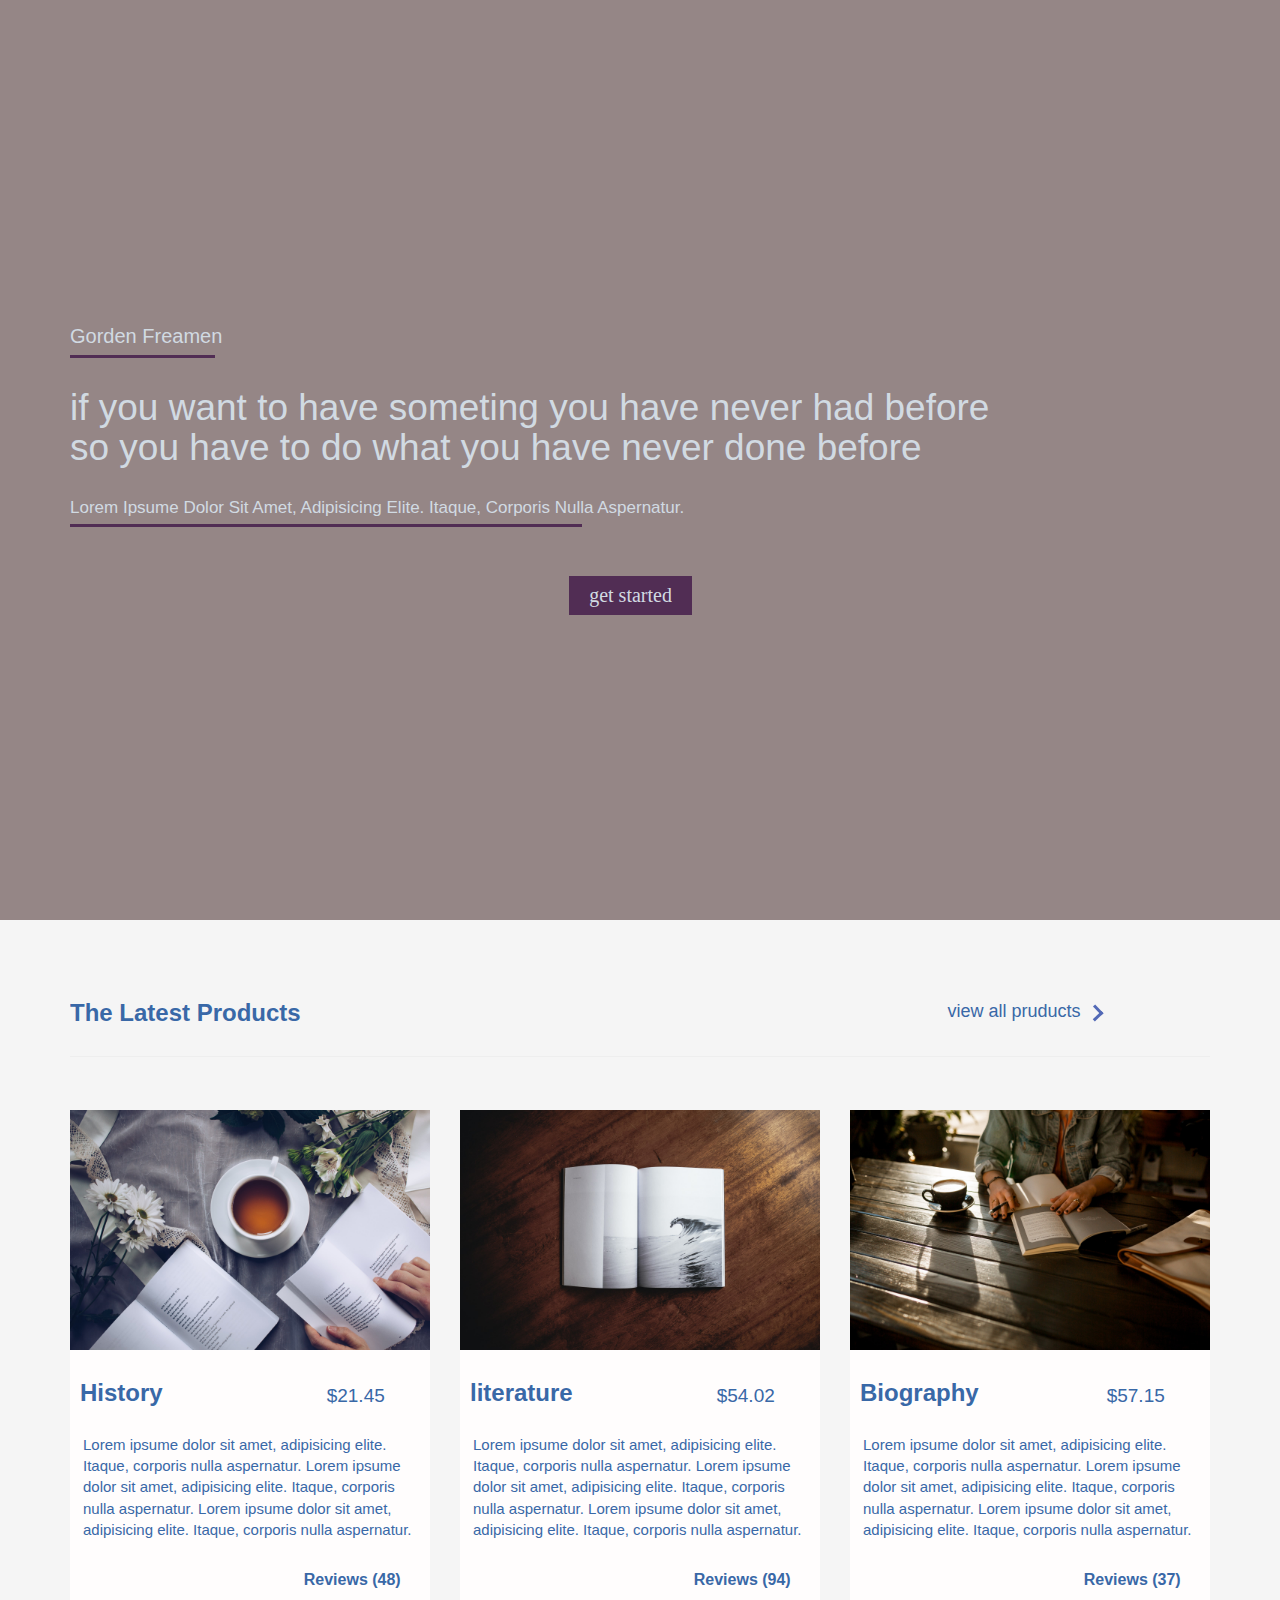
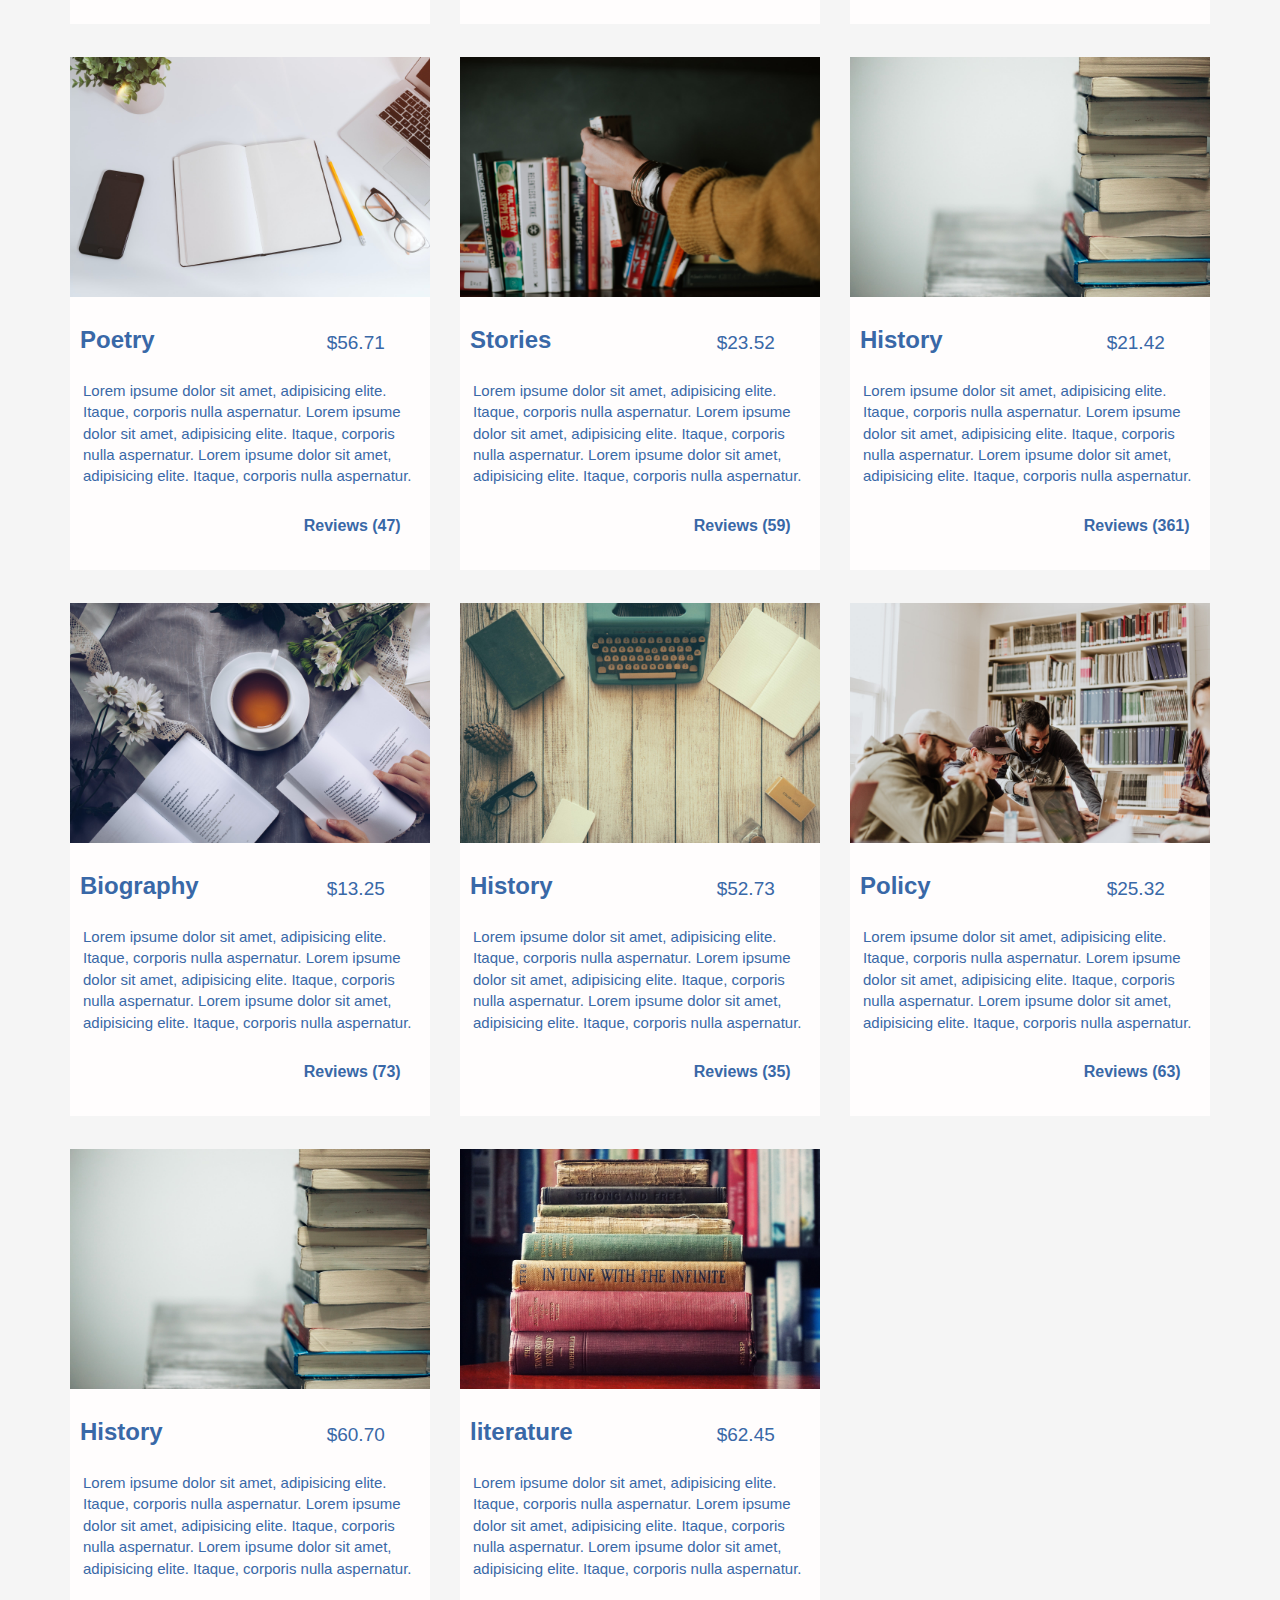
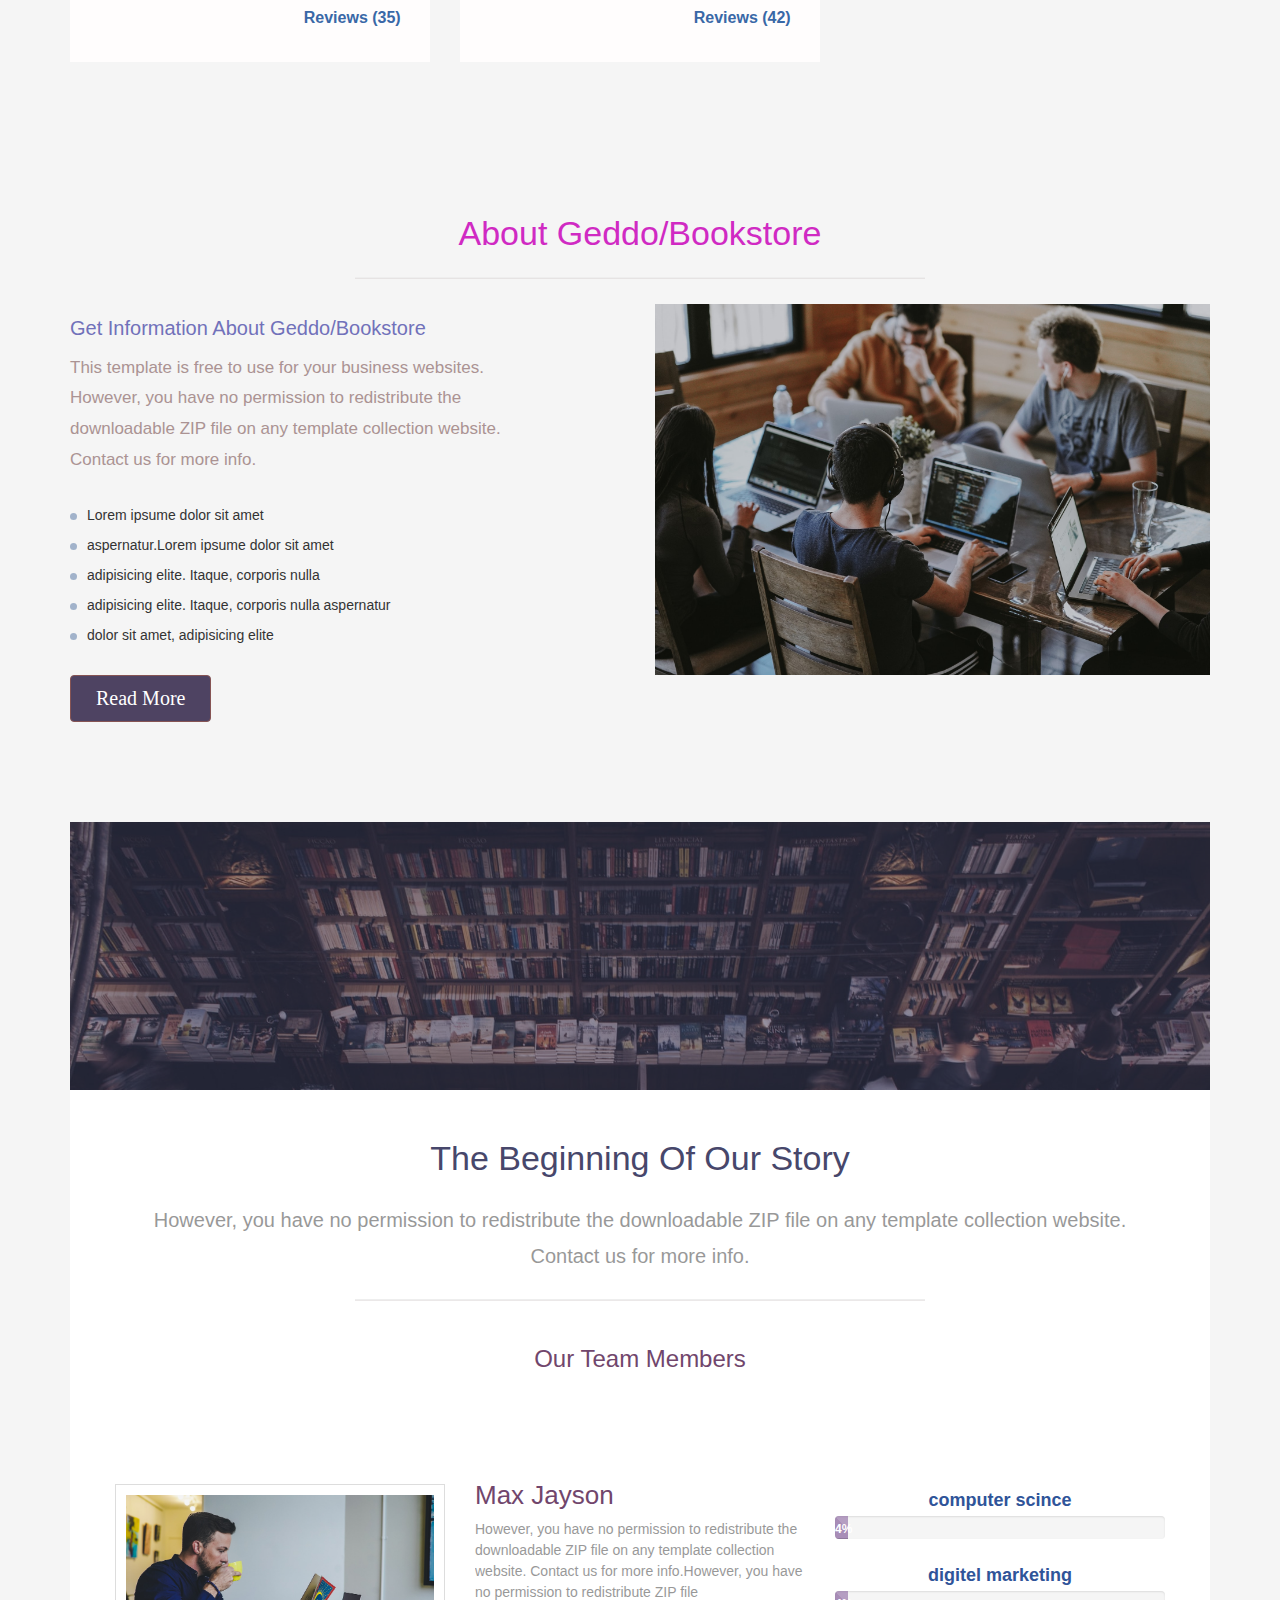
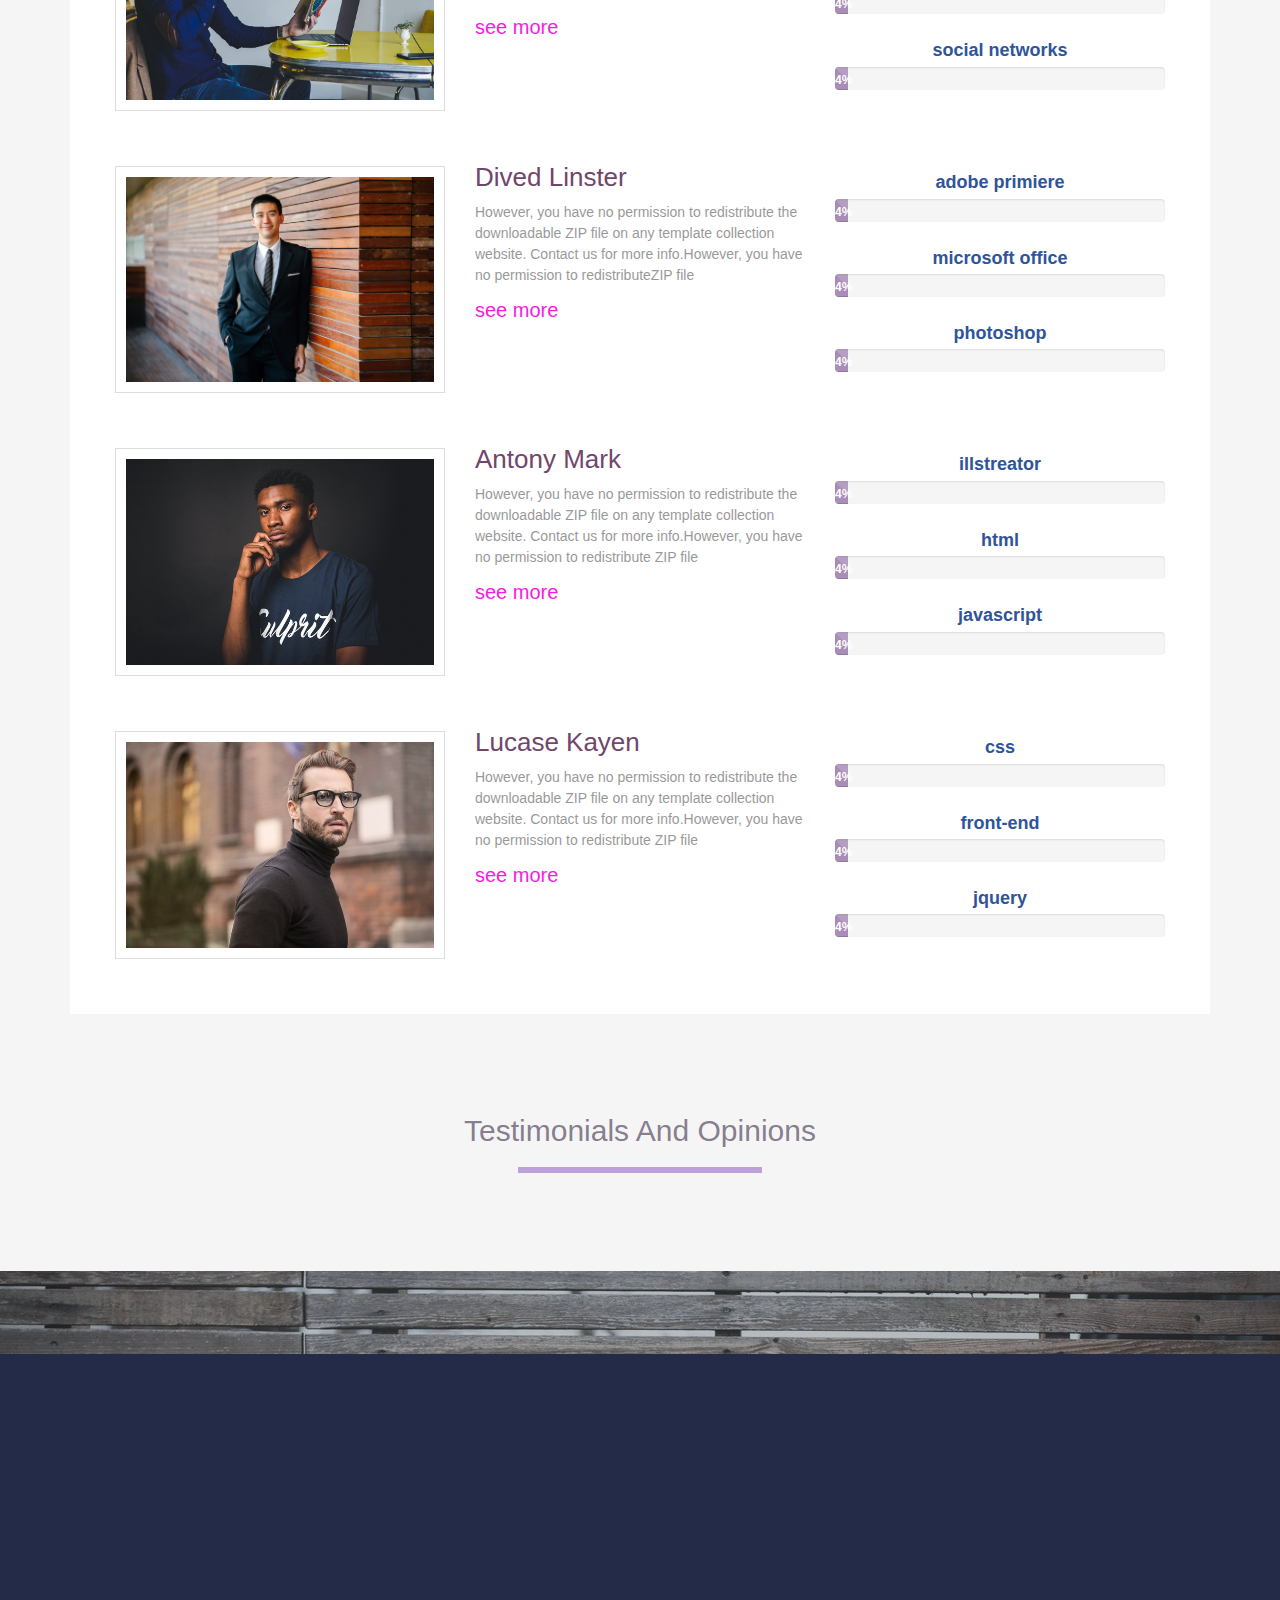
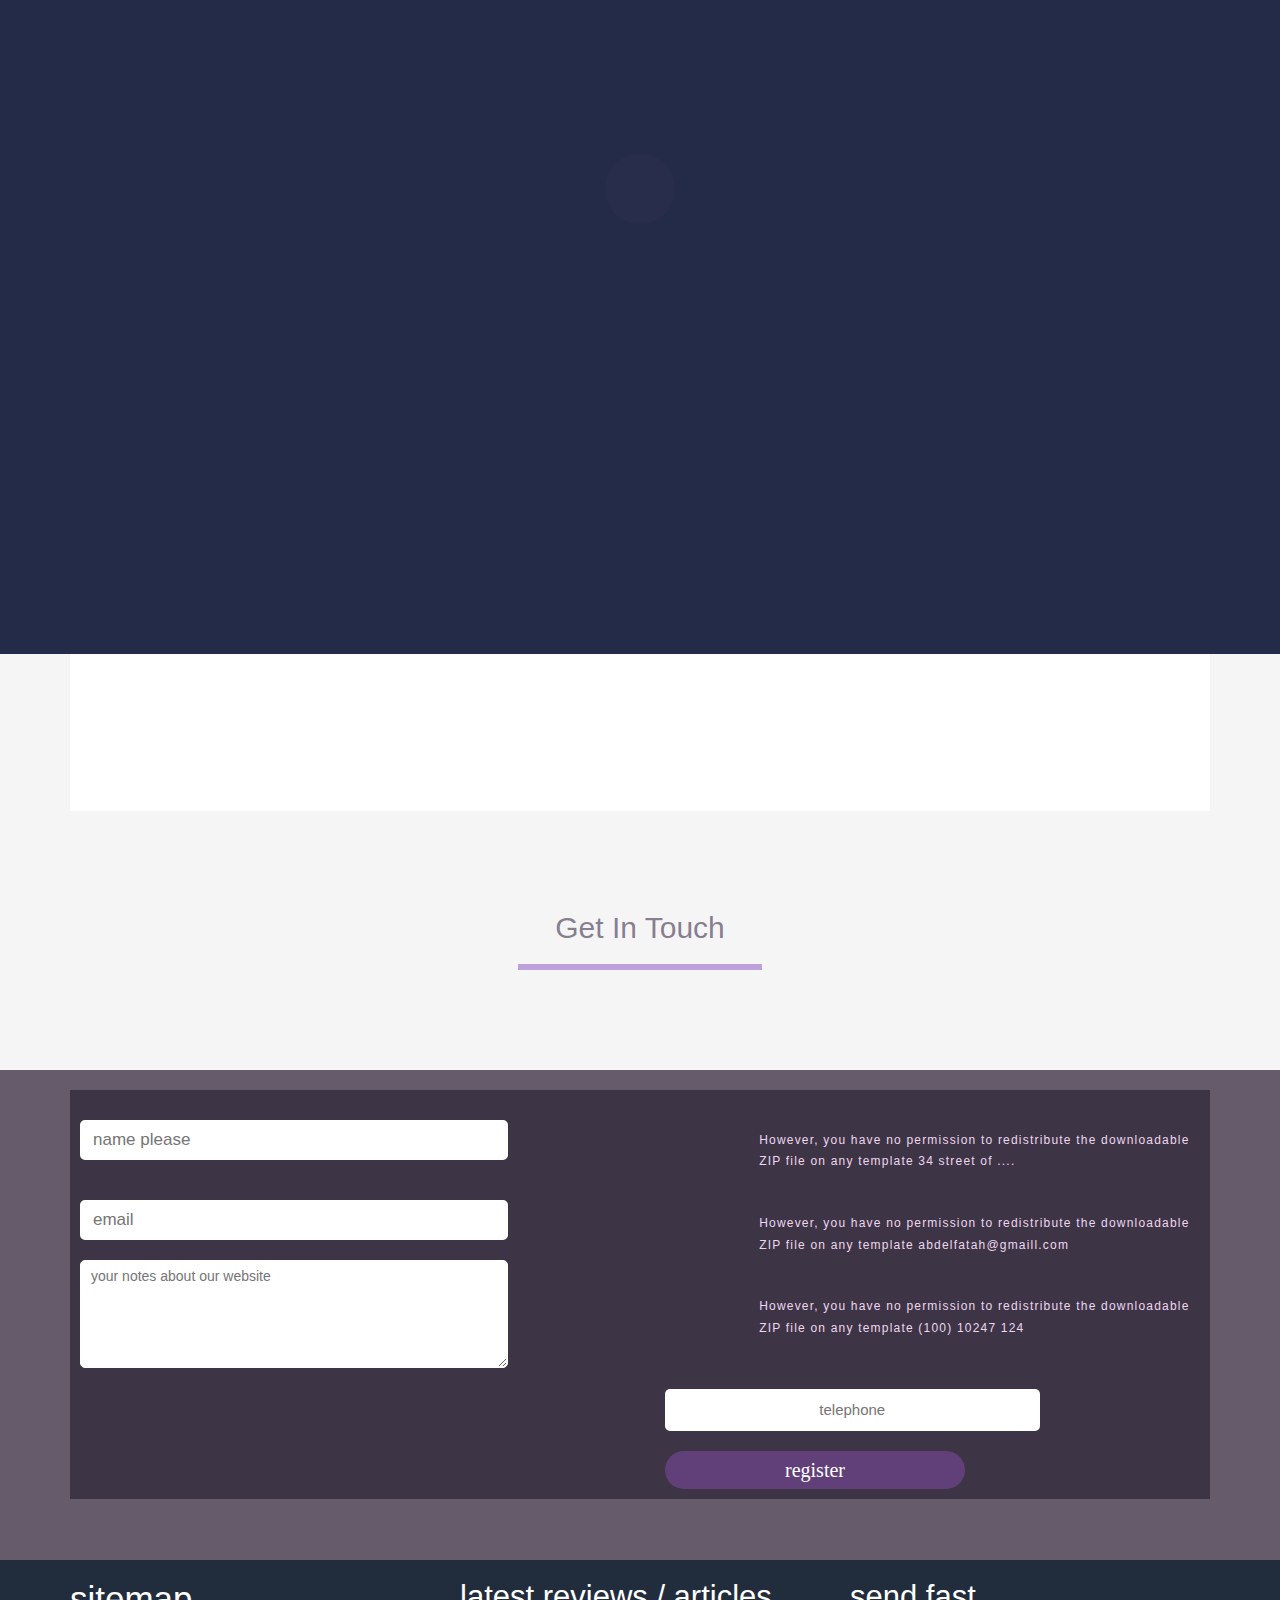
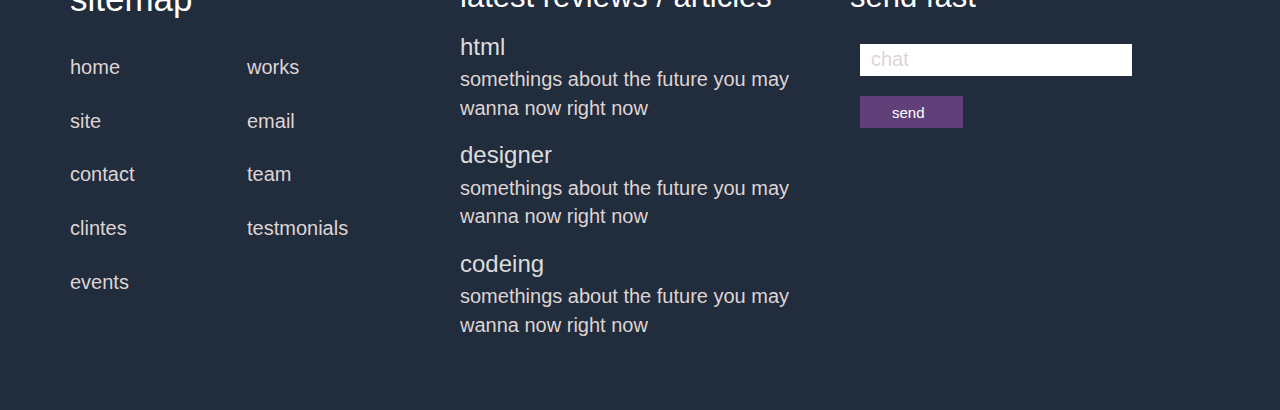
<file: index.html>
<html lang="en">
     <head>
     <title>Book Sotre</title>
     <meta charset="UTF-8">
    <!-- IE Compatibility Meta -->
     <meta http-equiv="X-UA-Compatible" content="IE=edge">
    <!-- First Mobile Meta -->
     <meta name="viewport" content="width=device-width, initial-scale=1">
     <link rel="stylesheet" href="css/bootstrap.css"><!--بيخلى العناصر شكلها طبيعى جدا ويعملهها بشكل طبيعى -->
     <link rel="stylesheet" href="css/css.css">
         <link rel="stylesheet" href="css/one.css">
     <link  rel="stylesheet" media="all" href="css/hover.css">
     <link rel="stylesheet" href="css/animate.css">
     <link rel="stylesheet" href="https://use.fontawesome.com/releases/v5.5.0/css/all.css" integrity="sha384-B4dIYHKNBt8Bc12p+WXckhzcICo0wtJAoU8YZTY5qE0Id1GSseTk6S+L3BlXeVIU" crossorigin="anonymous">
     <!--[if lt IE 9]>
<script src="js/html5shiv.min.js"></script>
<script src="js/respond.min.js"></script>
    <![endif]-->
    
 </head>
<body>
    <!--opthion box-->
    <section class="option-box transition" >
        <div class="color-option pointer transition" style="padding: 3px;">
            <h4 style="">color </h4>
            <ul class="list-unstyled">
                <li></li>
                <li></li>
                <li></li>
                <li></li>
                <li></li>
            </ul>
        </div>
        <i class=" pointer transition fas fa-cogs  fa-3x gear-check " ></i>
        
    </section>
    <!--opthion box-->
    <!--navbar-->
    <div class="nav transition">
      <div class="cont">
        <div class="row">
           <h2 class="col-lg-4 col-md-6 col-sm-5 "><span>Geddo</span>/Bookstore</h2>
           <ul class="col-lg-5 col-md-6 col-sm-7 col-lg-offset-3">
             <li class="active"><a href="index.html">home</a></li>
             <li><a href="products.html">Products</a></li>
             <li><a href="about.html">About us</a></li>
             <li><a href="testmonials.html">testmonials</a></li>
             <li><a href="Contact.html">Contact</a></li>

           </ul>
        </div>
      </div>
    </div>
    <div class="above">
        <div class="cont">
          <h1><span>Geddo</span>/Bookstore</h1>
            <div class="toggle " onclick="togglesidebar()">
                <span></span>
                <span></span>
                <span></span>
            </div>
       </div>
    </div>
    <div class="navagation-bar" id="sidebar">
     <div class="slidebar">
      <ul>
          <li><a target="_blank">home</a></li>
          <li><a target="_blank">prodeucts</a></li>
          <li><a target="_blank">about us</a></li>
          <li><a target="_blank">testmonials</a></li>
          <li><a target="_blank">contact</a></li>
      </ul>
     </div>
    </div>
    <div class="clear"></div>
    <!--navbar-->
    <!--slider-->
    <div class="homesweethome">
        <div class="slider1 mywork">
            <div class="imego"></div>
              <div class="cont">
                  
                <div class="sliderin wow bounceInRight animated">
                   <span>gorden freamen</span>
                   <h1>if you want to have someting you have never had before <br> so you have to do what you have never done before</h1>
                   <span>Lorem ipsume dolor sit amet, adipisicing elite. Itaque, corporis nulla aspernatur.</span>
                  </div>
                  <button type="button"  class="button calk wow bounceInUp animated" id="myButton" data-loading-text="Loading..." class="btn btn-primary" autocomplete="off">get started</button>
              </div>
            </div>
        
     </div>
    <div class="clear"></div>
    <!--slider-->
    <!--product-->
    <!--History Stories Biography literature Biography Poetry Policy novels-->
     <div class="product">
          <div class="cont">
            <div class="up">
                <div class="row">
                  <h3 class="col-lg-9 col-md-9 col-sm-9 col-xs-12">the latest products</h3>
                  <p class=" cursor  col-lg-3 col-md-3 col-sm-3 col-xs-12 wow jello">view all pruducts</p>
               </div>
              <div class="clear"></div>
              </div>
             <hr>
               <div class="insider">
                 <div class="row">
                  <div class="col-lg-4 col-md-4 col-sm-6 col-xs-12 ">
                 <div class="inside wow bounceInRight animated">
               <div class="img1">
                <div class="img2">
                  <img class="img-responsive" src="port/port1.jpg">
                    <div class="hover">
                      <div class="text">
                         see more
                        </div>
                    </div>
                </div>
               </div>
                <div class="top">
                   <div class="row ">
                    <h3 class=" col-md-8 col-xs-9">History</h3>
                    <p class=" col-md-4 col-xs-3">$21.45</p>
                   </div>
                </div>
               <section>Lorem ipsume dolor sit amet, adipisicing elite. Itaque, corporis nulla aspernatur.
                     Lorem ipsume dolor sit amet, adipisicing elite. Itaque, corporis nulla aspernatur.
                     Lorem ipsume dolor sit amet, adipisicing elite. Itaque, corporis nulla aspernatur.</section>
                <div class="down">
                    <div class="row ">
                         <ul class="col-lg-7 col-md-7 col-sm-7 col-xs-9">
                            <i class="fas fa-star"></i>
                            <i class="fas fa-star"></i>
                            <i class="fas fa-star"></i>
                            <i class="fas fa-star-half-alt"></i>
                            <i class="far fa-star"></i>
                         </ul>
                         <p class=" col-lg-5 col-md-5 col-sm-5 col-xs-3 ">Reviews (48)</p>
                    </div>
                </div>
              </div> 
               </div>
                  <div class="col-lg-4 col-md-4 col-sm-6 col-xs-12 ">
                 <div class="inside wow bounceInLeft animated ">
               <div class="img1">
                <div class="img2">
                  <img class="img-responsive" src="port/port2.jpg">
                    <div class="hover">
                      <div class="text">
                         see more
                        </div>
                    </div>
                </div>
               </div>
                <div class="top">
                   <div class="row ">
                    <h3 class=" col-md-8 col-xs-9">literature</h3>
                    <p class=" col-md-4 col-xs-3">$54.02</p>
                   </div>
                </div>
               <section>Lorem ipsume dolor sit amet, adipisicing elite. Itaque, corporis nulla aspernatur.
                     Lorem ipsume dolor sit amet, adipisicing elite. Itaque, corporis nulla aspernatur.
                     Lorem ipsume dolor sit amet, adipisicing elite. Itaque, corporis nulla aspernatur.</section>
                <div class="down">
                    <div class="row ">
                         <ul class="col-lg-7 col-md-7 col-sm-7 col-xs-9">
                            <i class="fas fa-star"></i>
                            <i class="fas fa-star"></i>
                               <i class="fas fa-star-half-alt"></i>
                            <i class="far fa-star"></i>
                          
                            <i class="far fa-star"></i>
                             
                         </ul>
                         <p class=" col-lg-5 col-md-5 col-sm-5 col-xs-3 ">Reviews (94)</p>
                    </div>
                </div>
              </div> 
               </div>
                  <div class="col-lg-4 col-md-4 col-sm-6 col-xs-12 ">
                 <div class="inside wow bounceInUP animated ">
               <div class="img1">
                <div class="img2">
                  <img class="img-responsive" src="port/port3.jpg">
                    <div class="hover">
                      <div class="text">
                         see more
                        </div>
                    </div>
                </div>
               </div>
                <div class="top">
                   <div class="row ">
                    <h3 class=" col-md-8 col-xs-9">Biography</h3>
                    <p class=" col-md-4 col-xs-3">$57.15</p>
                   </div>
                </div>
               <section>Lorem ipsume dolor sit amet, adipisicing elite. Itaque, corporis nulla aspernatur.
                     Lorem ipsume dolor sit amet, adipisicing elite. Itaque, corporis nulla aspernatur.
                     Lorem ipsume dolor sit amet, adipisicing elite. Itaque, corporis nulla aspernatur.</section>
                <div class="down">
                    <div class="row ">
                         <ul class="col-lg-7 col-md-7 col-sm-7 col-xs-9">
                            <i class="fas fa-star"></i>
                            <i class="fas fa-star"></i>
                            <i class="fas fa-star"></i>
                         <i class="fas fa-star"></i>
                           
                                <i class="fas fa-star-half-alt"></i>
                         </ul>
                         <p class=" col-lg-5 col-md-5 col-sm-5 col-xs-3 ">Reviews (37)</p>
                    </div>
                </div>
              </div> 
               </div>
                  <div class="col-lg-4 col-md-4 col-sm-6 col-xs-12">
                 <div class="inside wow bounceInRight animated ">
               <div class="img1">
                <div class="img2">
                  <img class="img-responsive" src="port/port5.jpg">
                    <div class="hover">
                      <div class="text">
                         see more
                        </div>
                    </div>
                </div>
               </div>
                <div class="top">
                   <div class="row ">
                    <h3 class=" col-md-8 col-xs-9">Poetry</h3>
                    <p class=" col-md-4 col-xs-3">$56.71</p>
                   </div>
                </div>
               <section>Lorem ipsume dolor sit amet, adipisicing elite. Itaque, corporis nulla aspernatur.
                     Lorem ipsume dolor sit amet, adipisicing elite. Itaque, corporis nulla aspernatur.
                     Lorem ipsume dolor sit amet, adipisicing elite. Itaque, corporis nulla aspernatur.</section>
                <div class="down">
                    <div class="row ">
                         <ul class="col-lg-7 col-md-7 col-sm-7 col-xs-9">
                            <i class="fas fa-star"></i>
                            <i class="fas fa-star"></i>
                              <i class="fas fa-star-half-alt"></i>
                           <i class="far fa-star"></i>
                           
                            <i class="far fa-star"></i>
                         </ul>
                         <p class=" col-lg-5 col-md-5 col-sm-5 col-xs-3 ">Reviews (47)</p>
                    </div>
                </div>
              </div> 
               </div>
                  <div class="col-lg-4 col-md-4 col-sm-6 col-xs-12">
                 <div class="inside wow bounceInRight animated ">
               <div class="img1">
                <div class="img2">
                  <img class="img-responsive" src="port/port7.jpg">
                    <div class="hover">
                      <div class="text">
                         see more
                        </div>
                    </div>
                </div>
               </div>
                <div class="top">
                   <div class="row ">
                    <h3 class=" col-md-8 col-xs-9">Stories</h3>
                    <p class=" col-md-4 col-xs-3">$23.52</p>
                   </div>
                </div>
               <section>Lorem ipsume dolor sit amet, adipisicing elite. Itaque, corporis nulla aspernatur.
                     Lorem ipsume dolor sit amet, adipisicing elite. Itaque, corporis nulla aspernatur.
                     Lorem ipsume dolor sit amet, adipisicing elite. Itaque, corporis nulla aspernatur.</section>
                <div class="down">
                    <div class="row ">
                         <ul class="col-lg-7 col-md-7 col-sm-7 col-xs-9">
                            <i class="fas fa-star"></i>
                            <i class="fas fa-star"></i>
                            <i class="fas fa-star"></i>
                           
                            <i class="far fa-star"></i>
                              <i class="fas fa-star-half-alt"></i>
                         </ul>
                         <p class=" col-lg-5 col-md-5 col-sm-5 col-xs-3 ">Reviews (59)</p>
                    </div>
                </div>
              </div> 
               </div>
                  <div class="col-lg-4 col-md-4 col-sm-6 col-xs-12">
                 <div class="inside wow bounceInLeft animated ">
               <div class="img1">
                <div class="img2">
                  <img class="img-responsive" src="port/port8.jpg">
                    <div class="hover">
                      <div class="text">
                         see more
                        </div>
                    </div>
                </div>
               </div>
                <div class="top">
                   <div class="row ">
                    <h3 class=" col-md-8 col-xs-9">History</h3>
                    <p class=" col-md-4 col-xs-3">$21.42</p>
                   </div>
                </div>
               <section>Lorem ipsume dolor sit amet, adipisicing elite. Itaque, corporis nulla aspernatur.
                     Lorem ipsume dolor sit amet, adipisicing elite. Itaque, corporis nulla aspernatur.
                     Lorem ipsume dolor sit amet, adipisicing elite. Itaque, corporis nulla aspernatur.</section>
                <div class="down">
                    <div class="row ">
                         <ul class="col-lg-7 col-md-7 col-sm-7 col-xs-9">
                            <i class="fas fa-star"></i>
                            <i class="fas fa-star"></i>
                              <i class="fas fa-star-half-alt"></i>
                              <i class="far fa-star"></i>
                            
                            <i class="far fa-star"></i>
                         </ul>
                         <p class=" col-lg-5 col-md-5 col-sm-5 col-xs-3 ">Reviews (361)</p>
                    </div>
                </div>
              </div> 
               </div>
                  <div class="col-lg-4 col-md-4 col-sm-6 col-xs-12">
                 <div class="inside wow bounceInUp animated ">
               <div class="img1">
                <div class="img2">
                  <img class="img-responsive" src="port/port1.jpg">
                    <div class="hover">
                      <div class="text">
                         see more
                        </div>
                    </div>
                </div>
               </div>
                <div class="top">
                   <div class="row ">
                    <h3 class=" col-md-8 col-xs-9">Biography</h3>
                    <p class=" col-md-4 col-xs-3">$13.25</p>
                   </div>
                </div>
               <section>Lorem ipsume dolor sit amet, adipisicing elite. Itaque, corporis nulla aspernatur.
                     Lorem ipsume dolor sit amet, adipisicing elite. Itaque, corporis nulla aspernatur.
                     Lorem ipsume dolor sit amet, adipisicing elite. Itaque, corporis nulla aspernatur.</section>
                <div class="down">
                    <div class="row ">
                         <ul class="col-lg-7 col-md-7 col-sm-7 col-xs-9">
                            <i class="fas fa-star"></i>
                            <i class="fas fa-star"></i>
                            <i class="fas fa-star"></i>
                            <i class="far fa-star"></i>
                              <i class="fas fa-star-half-alt"></i>
                         </ul>
                         <p class=" col-lg-5 col-md-5 col-sm-5 col-xs-3 ">Reviews (73)</p>
                    </div>
                </div>
              </div> 
               </div>
                  <div class="col-lg-4 col-md-4 col-sm-6 col-xs-12">
                 <div class="inside wow bounceInRight animated ">
               <div class="img1">
                <div class="img2">
                  <img class="img-responsive" src="port/port9.jpg">
                    <div class="hover">
                      <div class="text">
                         see more
                        </div>
                    </div>
                </div>
               </div>
                <div class="top">
                   <div class="row ">
                    <h3 class=" col-md-8 col-xs-9">History</h3>
                    <p class=" col-md-4 col-xs-3">$52.73</p>
                   </div>
                </div>
               <section>Lorem ipsume dolor sit amet, adipisicing elite. Itaque, corporis nulla aspernatur.
                     Lorem ipsume dolor sit amet, adipisicing elite. Itaque, corporis nulla aspernatur.
                     Lorem ipsume dolor sit amet, adipisicing elite. Itaque, corporis nulla aspernatur.</section>
                <div class="down">
                    <div class="row ">
                         <ul class="col-lg-7 col-md-7 col-sm-7 col-xs-9">
                            <i class="fas fa-star"></i>
                               <i class="fas fa-star-half-alt"></i>
                          <i class="far fa-star"></i>
                          <i class="far fa-star"></i>
                             <i class="far fa-star"></i>
                          
                            
                         </ul>
                         <p class=" col-lg-5 col-md-5 col-sm-5 col-xs-3 ">Reviews (35)</p>
                    </div>
                </div>
              </div> 
               </div>
                  <div class="col-lg-4 col-md-4 col-sm-6 col-xs-12 hidden-sm">
                 <div class="inside wow bounceInLeft animated ">
               <div class="img1">
                <div class="img2">
                  <img class="img-responsive" src="port/port10.jpg">
                    <div class="hover">
                      <div class="text">
                         see more
                        </div>
                    </div>
                </div>
               </div>
                <div class="top">
                   <div class="row ">
                    <h3 class=" col-md-8 col-xs-9">Policy</h3>
                    <p class=" col-md-4 col-xs-3">$25.32</p>
                   </div>
                </div>
               <section>Lorem ipsume dolor sit amet, adipisicing elite. Itaque, corporis nulla aspernatur.
                     Lorem ipsume dolor sit amet, adipisicing elite. Itaque, corporis nulla aspernatur.
                     Lorem ipsume dolor sit amet, adipisicing elite. Itaque, corporis nulla aspernatur.</section>
                <div class="down">
                    <div class="row ">
                         <ul class="col-lg-7 col-md-7 col-sm-7 col-xs-9">
                            <i class="fas fa-star"></i>
                            <i class="fas fa-star"></i>
                            <i class="fas fa-star"></i>
                          
                            <i class="far fa-star"></i>
                               <i class="fas fa-star-half-alt"></i>
                         </ul>
                         <p class=" col-lg-5 col-md-5 col-sm-5 col-xs-3 ">Reviews (63)</p>
                    </div>
                </div>
              </div> 
               </div>
                  <div class="col-lg-4 col-md-4 col-sm-6 col-xs-12">
                 <div class="inside wow bounceInUp animated ">
               <div class="img1">
                <div class="img2">
                  <img class="img-responsive" src="port/port8.jpg">
                    <div class="hover">
                      <div class="text">
                         see more
                        </div>
                    </div>
                </div>
               </div>
                <div class="top">
                   <div class="row ">
                    <h3 class=" col-md-8 col-xs-9">History</h3>
                    <p class=" col-md-4 col-xs-3">$60.70</p>
                   </div>
                </div>
               <section>Lorem ipsume dolor sit amet, adipisicing elite. Itaque, corporis nulla aspernatur.
                     Lorem ipsume dolor sit amet, adipisicing elite. Itaque, corporis nulla aspernatur.
                     Lorem ipsume dolor sit amet, adipisicing elite. Itaque, corporis nulla aspernatur.</section>
                <div class="down">
                    <div class="row ">
                         <ul class="col-lg-7 col-md-7 col-sm-7 col-xs-9">
                            <i class="fas fa-star"></i>
                            <i class="fas fa-star"></i>
                            <i class="fas fa-star-half-alt"></i>
                            <i class="far fa-star"></i>
                              <i class="far fa-star"></i>
                         </ul>
                         <p class=" col-lg-5 col-md-5 col-sm-5 col-xs-3 ">Reviews (35)</p>
                    </div>
                </div>
              </div> 
               </div>
                  <div class="col-lg-4 col-md-4 col-sm-6 col-xs-12">
                 <div class="inside wow bounceInLeft animated ">
               <div class="img1">
                <div class="img2">
                  <img class="img-responsive" src="port/port12.jpg">
                    <div class="hover">
                      <div class="text">
                         see more
                        </div>
                    </div>
                </div>
               </div>
                <div class="top">
                   <div class="row ">
                    <h3 class=" col-md-8 col-xs-9">literature</h3>
                    <p class=" col-md-4 col-xs-3">$62.45</p>
                   </div>
                </div>
               <section>Lorem ipsume dolor sit amet, adipisicing elite. Itaque, corporis nulla aspernatur.
                     Lorem ipsume dolor sit amet, adipisicing elite. Itaque, corporis nulla aspernatur.
                     Lorem ipsume dolor sit amet, adipisicing elite. Itaque, corporis nulla aspernatur.</section>
                <div class="down">
                    <div class="row ">
                         <ul class="col-lg-7 col-md-7 col-sm-7 col-xs-9">
                            <i class="fas fa-star"></i>
                            <i class="fas fa-star"></i>
                            <i class="fas fa-star"></i>
                            <i class="fas fa-star-half-alt"></i>
                            <i class="far fa-star"></i>
                         </ul>
                         <p class=" col-lg-5 col-md-5 col-sm-5 col-xs-3 ">Reviews (42)</p>
                    </div>
                </div>
              </div> 
               </div>
                </div> 
            </div>
          </div>
     </div>
    <!--product-->
    <div class="clear"></div>
    <!--about-->
     <div class="about">
      <div class="cont">
       <h2>about geddo/bookstore</h2>
         <hr>
          <div class="row">
            <div class="wow bounceInRight animated left col-lg-6 col-md-6 col-sm-12 col-xs-12">
                <a>get information about geddo/bookstore</a>
                <p>This template is free to use for your business websites. However, you have no permission to redistribute the downloadable ZIP file on any template collection website. Contact us for more info.</p>
                <ul>
                  <li>Lorem ipsume dolor sit amet</li>
                  <li>aspernatur.Lorem ipsume dolor sit amet</li>
                  <li>adipisicing elite. Itaque, corporis nulla</li>
                  <li>adipisicing elite. Itaque, corporis nulla aspernatur</li>
                  <li>dolor sit amet, adipisicing elite</li>
                  </ul>
                <button>read more</button>
</div>
            <div class="wow bounceIn Left animated col-lg-6 col-md-6 col-sm-6 col-xs-12 hidden-sm hidden-xs">
                   <div class="usimg">
                     <img class="img-responsive" src="back/back3.jpg"> 
                   </div>
</div>
           </div>
            <div class="clear"></div>
             <div class="havall">
                  <div class="aboutus">
                      <div class="iamback"> </div>
                          <img class="img-responsive"  src="back/back2.jpg" title="good one wright?">
                           <div class="overagain">
                               <div class="textagain1">
                                   <span>+</span><p>website. Contact us for more info.</p>
                               </div>
                          </div>
                     
                 </div>
                  <div class="h4para">
                    <h2>the beginning of our story</h2>
                      <p> However, you have no permission to redistribute the downloadable ZIP file on any template collection website. Contact us for more info.</p>
</div>
                  <hr class="hr">
              </div>
              <div class="team-work">
                <div class="row">
                     <div class="h1">
                  <h3>our team members</h3>
                  </div>
                  
                <div class="col-lg-12 col-md-6 col-sm-6 col-xs-12">
                    <div class="team-0 wow bounceInRight animated">
                      <div class="col-lg-4 col-md-12 col-sm-12 col-xs-12">
                       <div class="borderimg ">
                         <img class="img-responsive" src="work/work5.jpg"></div>
                     </div>
                     <div class=" col-lg-4 col-md-12 col-sm-12 col-xs-12">
                         <div class="h3para">
                         <h3>max jayson</h3>
                          <p>However, you have no permission to redistribute the downloadable ZIP file on any template collection website. Contact us for more info.However, you have no permission to redistribute ZIP file</p>
                           <button class="click" >see more</button>
                           <span><strong>the dierct manager / </strong>may-2018 to may-2020</span>
                         </div>
                        </div>
                     <div class="col-lg-4 col-md-12 col-sm-12 col-xs-12">
                         <div class="prog">
                         <div class="row">
                             <div class=" col-xs-12"> 
                                 <div class="row">
                                      <div class=" col-xs-12">
                                          <div class="inside" style="margin-top: 0px; text-align: center">
                                             <p style="font-weight: 600;color: #2f5499;font-size: 18px;">computer scince </p>
                                          </div>
                                      
                                     </div>
                                     <div class=" col-xs-12"> 
                                        <div class="skills-progress pointer">
                                     <div class="progress" style="height: 23px">
                                         <div id="mybar1" class="progress-bar one transition  progress-bar-success  progress-bar-striped active"role="progressbar" aria-valuenow="80" aria-valuemin="0"aria-valuemax="100">
                                             <p id="set1" style="padding: 3px 15px 0px 0px; color: #fff;font-weight: bold;">40%</p></div>
                                     </div>
                                  </div>
                                     </div>
                                 </div>
                             </div>
                             <div class=" col-xs-12">
                                 <div class="row">
                                     <div class=" col-xs-12">
                                          <div class="inside" style="margin-top:0px; text-align: center">
                                             <p style="font-weight: 600;color: #2f5499;font-size: 18px;">digitel marketing</p>
                                          </div>
                                      
                                     </div>
                                     <div class="col-xs-12">
                                         <div class="skills-progress pointer">
                                             <div class="progress" style="height: 23px">
                                         <div id="mybar2" class="progress-bar two transition  progress-bar-success  progress-bar-striped active"role="progressbar" aria-valuenow="80" aria-valuemin="0"aria-valuemax="100">
                                             <p id="set2" style="padding: 3px 15px 0px 0px; color: #fff;font-weight: bold;">68</p>
                                         </div>
                                     </div>
                                  </div>
                                    </div>
                                 </div>
                             </div>
                             <div class=" col-xs-12"> 
                                 <div class="row">
                                  <div class=" col-xs-12">
                                          <div class="inside" style="margin-top:0px; text-align: center">
                                             <p style="font-weight: 600;color: #2f5499;font-size: 18px;">social networks</p>
                                          </div>
                                      
                                     </div>
                                     <div class="col-xs-12">
                                         <div class="skills-progress pointer">
                                             <div class="progress" style="height: 23px">
                                                 <div id="mybar3" class="progress-bar three transition  progress-bar-success  progress-bar-striped active"role="progressbar" aria-valuenow="80" aria-valuemin="0"aria-valuemax="100">
                                                     <p id="set3" style="padding: 3px 15px 0px 0px; color: #fff;font-weight: bold;">57%</p>
                                                 </div>
                                             </div>
                                         </div>
                                     </div>
                                 </div>
                             </div>
                         </div>
                         </div>
                        </div>
                    </div>
                    </div>
                  
                <div class="col-lg-12 col-md-6 col-sm-6 col-xs-12">
                    <div class="team-0 wow bounceInLeft animated">
                        <div class="col-lg-4 col-md-12 col-sm-12 col-xs-12">
                       <div class="borderimg ">
                         <img class="img-responsive" src="work/work1.jpg">
</div>
                        </div>
                       <div class=" col-lg-4 col-md-12 col-sm-12 col-xs-12">
                            <div class="h3para">
                         <h3>dived linster</h3>
                         
                          <p>However, you have no permission to redistribute the downloadable ZIP file on any template collection website. Contact us for more info.However, you have no permission to redistributeZIP file </p>
                              <button class="click">see more</button>
                          <span><strong>seo marketer / </strong>jul-2014 to jul-2016</span>
                           </div>
                        </div>
                            <div class="col-lg-4 col-md-12 col-sm-12 col-xs-12">
                         <div class="prog">
                         <div class="row">
                             <div class=" col-xs-12"> 
                                 <div class="row">
                                      <div class=" col-xs-12">
                                          <div class="inside" style="margin-top: 0px; text-align: center">
                                             <p style="font-weight: 600;color: #2f5499;font-size: 18px;">adobe primiere </p>
                                          </div>
                                      
                                     </div>
                                     <div class=" col-xs-12"> 
                                        <div class="skills-progress pointer">
                                     <div class="progress" style="height: 23px">
                                         <div id="mybar4" class="progress-bar one transition  progress-bar-success  progress-bar-striped active"role="progressbar" aria-valuenow="80" aria-valuemin="0"aria-valuemax="100">
                                             <p id="set4" style="padding: 3px 15px 0px 0px; color: #fff;font-weight: bold;">35%</p></div>
                                     </div>
                                  </div>
                                     </div>
                                 </div>
                             </div>
                             <div class=" col-xs-12">
                                 <div class="row">
                                     <div class=" col-xs-12">
                                          <div class="inside" style="margin-top:0px; text-align: center">
                                             <p style="font-weight: 600;color: #2f5499;font-size: 18px;">microsoft office</p>
                                          </div>
                                      
                                     </div>
                                     <div class="col-xs-12">
                                         <div class="skills-progress pointer">
                                             <div class="progress" style="height: 23px">
                                         <div id="mybar5" class="progress-bar two transition  progress-bar-success  progress-bar-striped active"role="progressbar" aria-valuenow="80" aria-valuemin="0"aria-valuemax="100">
                                             <p id="set5" style="padding: 3px 15px 0px 0px; color: #fff;font-weight: bold;">59%</p>
                                         </div>
                                     </div>
                                  </div>
                                    </div>
                                 </div>
                             </div>
                             <div class=" col-xs-12"> 
                                 <div class="row">
                                  <div class=" col-xs-12">
                                          <div class="inside" style="margin-top:0px; text-align: center">
                                             <p style="font-weight: 600;color: #2f5499;font-size: 18px;">photoshop</p>
                                          </div>
                                      
                                     </div>
                                     <div class="col-xs-12">
                                         <div class="skills-progress pointer">
                                             <div class="progress" style="height: 23px">
                                                 <div id="mybar6" class="progress-bar three transition  progress-bar-success  progress-bar-striped active"role="progressbar" aria-valuenow="80" aria-valuemin="0"aria-valuemax="100">
                                                     <p id="set6" style="padding: 3px 15px 0px 0px; color: #fff;font-weight: bold;">95%</p>
                                                 </div>
                                             </div>
                                         </div>
                                     </div>
                                 </div>
                             </div>
                         </div>
                         </div>
                        </div>
                    </div>
                  </div>

                    <div class="clear"></div>
                  
                <div class="col-lg-12 col-md-6 col-sm-6 col-xs-12">
                    <div class="team-0 wow bounceInRight animated">
                       <div class="col-lg-4 col-md-12 col-sm-12 col-xs-12">
                       <div class="borderimg ">
                         <img class="img-responsive" src="work/2.jpg">
</div>
                        </div>
                       <div class=" col-lg-4 col-md-12 col-sm-12 col-xs-12">
                            <div class="h3para">
                         <h3>antony mark</h3>
                         
                          <p>However, you have no permission to redistribute the downloadable ZIP file on any template collection website. Contact us for more info.However, you have no permission to redistribute ZIP file </p>
                           <button class="click" >see more</button>
                           <span><strong>web designer / </strong>fep-2013 to jan-2012</span>
                           </div>
                        </div>
                        <div class="col-lg-4 col-md-12 col-sm-12 col-xs-12">
                         <div class="prog">
                         <div class="row">
                             <div class=" col-xs-12"> 
                                 <div class="row">
                                      <div class=" col-xs-12">
                                          <div class="inside" style="margin-top: 0px; text-align: center">
                                             <p style="font-weight: 600;color: #2f5499;font-size: 18px;">
                                              illstreator</p>
                                          </div>
                                      
                                     </div>
                                     <div class=" col-xs-12"> 
                                        <div class="skills-progress pointer">
                                     <div class="progress" style="height: 23px">
                                         <div id="mybar7" class="progress-bar one transition  progress-bar-success  progress-bar-striped active"role="progressbar" aria-valuenow="80" aria-valuemin="0"aria-valuemax="100">
                                             <p id="set7" style="padding: 3px 15px 0px 0px; color: #fff;font-weight: bold;">67%</p></div>
                                     </div>
                                  </div>
                                     </div>
                                 </div>
                             </div>
                             <div class=" col-xs-12">
                                 <div class="row">
                                     <div class=" col-xs-12">
                                          <div class="inside" style="margin-top:0px; text-align: center">
                                             <p style="font-weight: 600;color: #2f5499;font-size: 18px;">html</p>
                                          </div>
                                      
                                     </div>
                                     <div class="col-xs-12">
                                         <div class="skills-progress pointer">
                                             <div class="progress" style="height: 23px">
                                         <div id="mybar8" class="progress-bar two transition  progress-bar-success  progress-bar-striped active"role="progressbar" aria-valuenow="80" aria-valuemin="0"aria-valuemax="100">
                                             <p id="set8" style="padding: 3px 15px 0px 0px; color: #fff;font-weight: bold;">84%</p>
                                         </div>
                                     </div>
                                  </div>
                                    </div>
                                 </div>
                             </div>
                             <div class=" col-xs-12"> 
                                 <div class="row">
                                  <div class=" col-xs-12">
                                          <div class="inside" style="margin-top:0px; text-align: center">
                                             <p style="font-weight: 600;color: #2f5499;font-size: 18px;">javascript</p>
                                          </div>
                                      
                                     </div>
                                     <div class="col-xs-12">
                                         <div class="skills-progress pointer">
                                             <div class="progress" style="height: 23px">
                                                 <div id="mybar9" class="progress-bar three transition  progress-bar-success  progress-bar-striped active"role="progressbar" aria-valuenow="80" aria-valuemin="0"aria-valuemax="100">
                                                     <p id="set9" style="padding: 3px 15px 0px 0px; color: #fff;font-weight: bold;">74%</p>
                                                 </div>
                                             </div>
                                         </div>
                                     </div>
                                 </div>
                             </div>
                         </div>
                         </div>
                        </div>
                    </div>
                  </div>
                  
                <div class="col-lg-12 col-md-6 col-sm-6 col-xs-12">
                    <div class="team-0 wow bounceInLeft animated">
                        <div class="col-lg-4 col-md-12 col-sm-12 col-xs-12">
                       <div class="borderimg ">
                         <img class="img-responsive" src="work/6.jpg">
                             </div>
                        </div>
                       <div class=" col-lg-4 col-md-12 col-sm-12 col-xs-12">
                            <div class="h3para">
                         <h3>lucase kayen</h3>
                       
                          <p>However, you have no permission to redistribute the downloadable ZIP file on any template collection website. Contact us for more info.However, you have no permission to redistribute ZIP file</p>
                              <button class="click">see more</button>
                               <span><strong>web developer / </strong>sep-2015 to oct-2017</span>
                           </div>
                        </div>
                        <div class="col-lg-4 col-md-12 col-sm-12 col-xs-12">
                         <div class="prog">
                         <div class="row">
                             <div class=" col-xs-12"> 
                                 <div class="row">
                                      <div class=" col-xs-12">
                                          <div class="inside" style="margin-top: 0px; text-align: center">
                                             <p style="font-weight: 600;color: #2f5499;font-size: 18px;">
                                              css</p>
                                          </div>

                                     </div>
                                     <div class=" col-xs-12"> 
                                        <div class="skills-progress pointer">
                                     <div class="progress" style="height: 23px">
                                         <div id="mybar10" class="progress-bar one transition  progress-bar-success  progress-bar-striped active"role="progressbar" aria-valuenow="80" aria-valuemin="0"aria-valuemax="100">
                                             <p id="set10" style="padding: 3px 15px 0px 0px; color: #fff;font-weight: bold;"></p></div>
                                     </div>
                                  </div>
                                     </div>
                                 </div>
                             </div>
                             <div class=" col-xs-12">
                                 <div class="row">
                                     <div class=" col-xs-12">
                                          <div class="inside" style="margin-top:0px; text-align: center">
                                             <p style="font-weight: 600;color: #2f5499;font-size: 18px;">front-end</p>
                                          </div>
                                      
                                     </div>
                                     <div class="col-xs-12">
                                         <div class="skills-progress pointer">
                                             <div class="progress" style="height: 23px">
                                         <div id="mybar11" class="progress-bar two transition  progress-bar-success  progress-bar-striped active"role="progressbar" aria-valuenow="80" aria-valuemin="0"aria-valuemax="100">
                                             <p id="set11" style="padding: 3px 15px 0px 0px; color: #fff;font-weight: bold;"></p>
                                         </div>
                                     </div>
                                  </div>
                                    </div>
                                 </div>
                             </div>
                             <div class=" col-xs-12"> 
                                 <div class="row">
                                  <div class=" col-xs-12">
                                          <div class="inside" style="margin-top:0px; text-align: center">
                                             <p style="font-weight: 600;color: #2f5499;font-size: 18px;">jquery</p>
                                          </div>
                                      
                                     </div>
                                     <div class="col-xs-12">
                                         <div class="skills-progress pointer">
                                             <div class="progress" style="height: 23px">
                                                 <div id="mybar12" class="progress-bar three transition  progress-bar-success  progress-bar-striped active"role="progressbar" aria-valuenow="80" aria-valuemin="0"aria-valuemax="100">
                                                     <p id="set12" style="padding: 3px 15px 0px 0px; color: #fff;font-weight: bold;"></p>
                                                 </div>
                                             </div>
                                         </div>
                                     </div>
                                 </div>
                             </div>
                         </div>
                         </div>
                        </div>
                    </div>
                  </div>
                  
                    <div class="clear"></div>
              </div>
          </div>
      </div>
     </div>
     <div class="centerh3">
       <h2>testimonials and opinions</h2>
      </div>
    <!--about-->
    <div class="serv">
    <div class="testmonials">
        <div id="myslide"class="carousel slide "data-ride="carousel">
        <div class="carousel-inner">
            
            <div class="item active">
              <img src="test/1.jpg" class="img-responsive" alt="Pic 1">
              <div class="overagain">
                               <div class="textagain1">
                                   <p>website. Contact us for more info.Contact us<br> for more info. Contact us for more info. Contact us for more info.<br> Contact us for more info. Contact us for more info.</p>
                               </div>
                          </div>
            </div>
            
            <div class="item">
            <img src="test/2.jpg" class="img-responsive" alt="Pic 1">
              <div class="overagain">
                               <div class="textagain1">
                                   <p>website. Contact us for more info.Contact us<br> for more info. Contact us for more info. Contact us for more info.<br> Contact us for more info. Contact us for more info.</p>
                               </div>
                          </div>
            </div>
            
            <div class="item">
             <img src="test/3.jpg" class="img-responsive" alt="Pic 1">
              <div class="overagain">
                               <div class="textagain1">
                                   <p>website. Contact us for more info.Contact us<br> for more info. Contact us for more info. Contact us for more info.<br> Contact us for more info. Contact us for more info.</p>
                               </div>
                          </div>
            </div>
            
            <div class="item">
         <img src="test/4.jpg" class="img-responsive" alt="Pic 1">
              <div class="overagain">
                               <div class="textagain1">
                                   <p>website. Contact us for more info.Contact us<br> for more info. Contact us for more info. Contact us for more info.<br> Contact us for more info. Contact us for more info.</p>
                               </div>
                          </div>
            </div>
            
          </div>
          <a class="left carousel-control" href="#myslide" role="button" data-slide="prev">
            <i class="fas fa-chevron-left"></i>
          </a>
          <a class="right carousel-control" href="#myslide" role="button" data-slide="next">
            <i class="fas fa-chevron-right"></i>
          </a>
        </div> 
    </div>
</div>
    <!--about-->
    <!--freeoffer-->
     <div class="freeoffer">
      <div class="cont">
       <div class="ourserv">
           <h1 class="font-size text-center">our servsies</h1>
           <div class="row">
                <div class="col-lg-3 col-md-6 col-sm-6 col-xs-12">
                    <div class="inourserv text-center wow bounceInRight animated">
             <div class="imgg">
                <!--<img class="img-responsive " src="serv/serv4.png">-->
                   <i class="fas fa-shipping-fast"></i>
               </div>
               <div class="h3-para">
                <h3>Fast delivery at ay time</h3><p>However, you have no permission to redistribute the downloadable ZIP file on any template collection website. Contact us for more info.However, you have no permission to redistribute ZIP file</p>
               </div>
           </div>
                </div>
                <div class="col-lg-3 col-md-6 col-sm-6 col-xs-12">
                    <div class="inourserv text-center wow bounceInUp animated">
             <div class="imgg">
               <!-- <img class="img-responsive " src="serv/serv1.png">-->
             <i class="fas fa-medal"></i>
               </div>
               <div class="h3-para">
                <h3> Recommended Books</h3>
                 <p>However, you have no permission to redistribute the downloadable ZIP file on any template collection website. Contact us for more info.However, you have no permission to redistribute ZIP file</p>
               </div>
           </div>
                    </div>
                <div class="col-lg-3 col-md-6 col-sm-6 col-xs-12">
                <div class="inourserv  text-center wow bounceInLeft animated">
             <div class="imgg">
                <!--<img class="img-responsive " src="serv/serv2.png">-->
                 <i class="fas fa-tags"></i>
               </div>
               <div class="h3-para">
                <h3>50% discount on novels</h3>
                <p>However, you have no permission to redistribute the downloadable ZIP file on any template collection website. Contact us for more info.However, you have no permission to redistribute ZIP file</p>
               </div>
           </div>
               </div>
                <div class="col-lg-3 col-md-6 col-sm-6 col-xs-12">
                <div class="inourserv  text-center wow bounceInBottom animated">
             <div class="imgg">
               <!-- <img class="img-responsive " src="serv/serv3.png">-->
                   <i class="fas fa-book-open"></i>
               </div>
               <div class="h3-para">
                <h3>Free literature books</h3>
                 <p>However, you have no permission to redistribute the downloadable ZIP file on any template collection website. Contact us for more info.However, you have no permission to redistribute ZIP file</p>
               </div>
           </div>
               </div>
               
            </div>
       </div>   
      </div>
     </div>
    <!--freeoffer-->
     <div class="centerh3">
       <h2>get in touch</h2>
      </div>
     <!--navbar-->
    <div class="touch mywork">
        <div class="nothc ">
     <div class="cont">
      <div class="intotouch">
       <div class="row">
           <div class="one col-lg-6 col-md-6 col-sm-6 col-xs-12">
             <form action="nowhere" method="get" >
               <input type="text" placeholder="name please" autofocus class="input">
               <input type="email" placeholder="email" required autofocus class="input">
               <textarea placeholder="your notes about our website" class="input"></textarea>
             </form>
           </div> 
            <div class="two col-lg-6 col-md-6 col-sm-6 col-xs-12">
                <div class="up">
                 <div class="row">
                     <div class=" col-xs-12">
                      <div class="numb">
                      <div class="row">
                             <div class=" col-xs-2"><i class="pointer transition fas fa-location-arrow"></i></div>
                          <div class="  col-xs-10"><p>However, you have no permission to redistribute the downloadable ZIP file on any template 34 street of ....</p></div>
                      </div>
                      </div>
                     </div>
                     <div class=" col-xs-12">
                       <div class="numb">
                         <div class="row">
                         <div class=" col-xs-2"><i class="pointer transition fas fa-envelope"></i></div>
                          <div class="  col-xs-10"><p>However, you have no permission to redistribute the downloadable ZIP file on any template abdelfatah@gmaill.com</p></div>
                      </div>
                      </div>
                     </div>
                     <div class=" col-xs-12">
                       <div class="numb">
                         <div class="row">
                        <div class=" col-xs-2"><i class="pointer transition fas fa-phone"></i></div>
                          <div class="  col-xs-10"><p>However, you have no permission to redistribute the downloadable ZIP file on any template (100) 10247 124</p></div>
                      </div>
                      </div>
                     </div>
                     <div class=" col-xs-12">
                         <form>
                             <input type="tel" maxlength="11" required placeholder="telephone" class="tel">
                             <input class="button" type="submit" value="register">
                         </form>
                     </div>
                 </div>
                </div>
                   
            </div>
       </div>  
      </div>
     </div>
     </div>
    </div>
     <!--navbar-->
    <!--footer-->
    <div class="footer ">
            <div class="cont">
                <div class="row">
                    <div class="col-lg-4 col-md-6 col-sm-4 col-xs-6">
                        <h3 style="color: #fff;font-size: 35px;">sitemap</h3>
                        <ul style="overflow: hidden margin-top:30px">
                            <li class="transition pointer ">home</li>
                            <li class="transition pointer">works</li>
                            <li class="transition pointer">site</li>
                            <li class="transition pointer">email</li>
                            <li class="transition pointer">contact</li>
                             <li class="transition pointer">team</li>
                             <li class="transition pointer">clintes</li>
                             <li class="transition pointer">testmonials</li>
                             <li class="transition pointer">events</li>
                        </ul>
                    </div>
                    <div class="col-lg-4 col-md-6 col-sm-4 col-xs-6">
                        <h3 style="color: #fff;font-size: 31px;">latest reviews  / articles</h3>
                        <div class="media">
                            <a class="pull-left" href="#">
                                <i class="fas fa-mobile fa-3x " style="width: 78px;"></i>
                            </a>
                            <div class="media-body">
                                <h3 class="media-heading">
                                   html
                                </h3>
                                somethings about the future you may wanna now right now
                            </div>
                        </div>
                        <div class="media">
                            <a class="pull-left" href="#">
                               <i class="fas fa-laptop fa-3x "></i>
                            </a>
                            <div class="media-body">
                                <h3 class="media-heading">
                                    designer
                                </h3>
                                somethings about the future you may wanna now right now
                            </div>
                        </div>
                        <div class="media">
                            <a class="pull-left" href="#">
                                <i class="fas fa-code fa-3x"></i> 
                            </a>
                            <div class="media-body">
                                <h3 class="media-heading">
                                    codeing
                                </h3>
                                somethings about the future you may wanna now right now
                            </div>
                        </div>
                    </div>
                    <div class="col-lg-4 col-md-6 col-sm-4 col-xs-6">
                        <h3 style="color: #fff;font-size: 31px; margin-top: 20px;" >send fast</h3>
                      <div class="leftright">
                <div class="haveinput">
                    <input class="input" type="text" value="chat" placeholder="chat with us" style="border-radius: 0px; float: left; height: 32px;">
                   <span class="transition pointer">send</span>

                </div>
                </div>
                    </div>
                    <div class="col-lg-4 col-md-6 col-sm-4 col-xs-6">
                         <div class="down">
                 <div class="row">
                     <div class="col-xs-3">
                         <div class="towow">
                         <i class="pointer transition fab fa-facebook-square"></i>
                         </div>
                     </div>
                     <div class="col-xs-3">
                          <div class="towow">
                         <i class="pointer transition fab fa-youtube"></i>
                         </div>
                     </div>
                     <div class="col-xs-3">
                          <div class="towow">
                        <i class="pointer transition fab fa-instagram"></i>
                         </div>
                     </div>
                     <div class="col-xs-3">
                          <div class="towow">
                         <i class="pointer transition fab fa-linkedin"></i>
                         </div>
                     </div>
                 </div>
                </div>

                    </div>
                </div>
            </div>
       
    </div>
    <!--footer-->
    
    <section class="overlay-position align-center">
        <div class="spinner">
            <div class="double-bounce-1"></div>
            <div class="double-bounce-2"></div>
        </div>
    </section>
    
    <div id="scroll-top" class="transition pointer">
        <i class="fas fa-chevron-up fa-3x"></i>
    </div>
    
    <script src="js/jquery-1.11.1.min.js"></script>
    <script src="js/bootstrap.js"></script>
    <script src="js/plugins.js"></script>
    <script src="js/wow.min.js"></script>
    <script>new WOW().init();</script>
     <script src="js/java.js"></script>
</body>
</html>
</file>
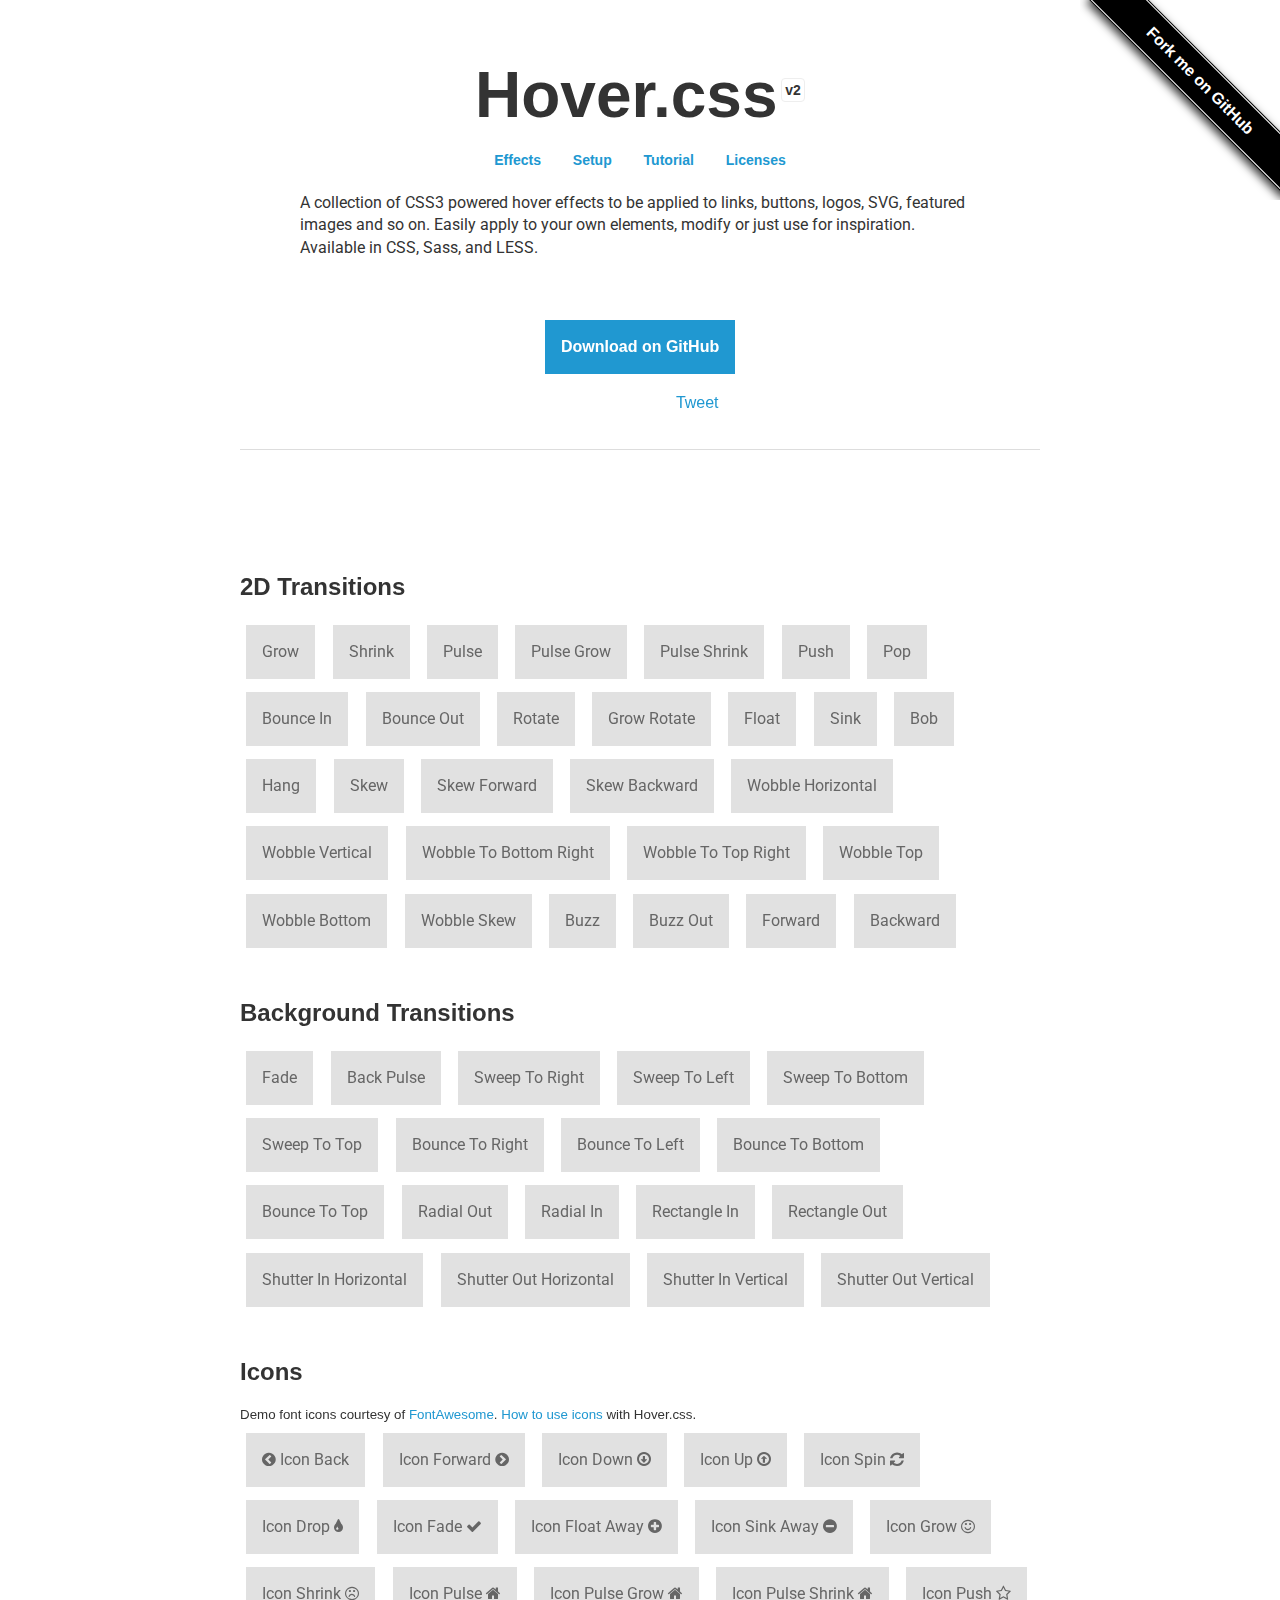
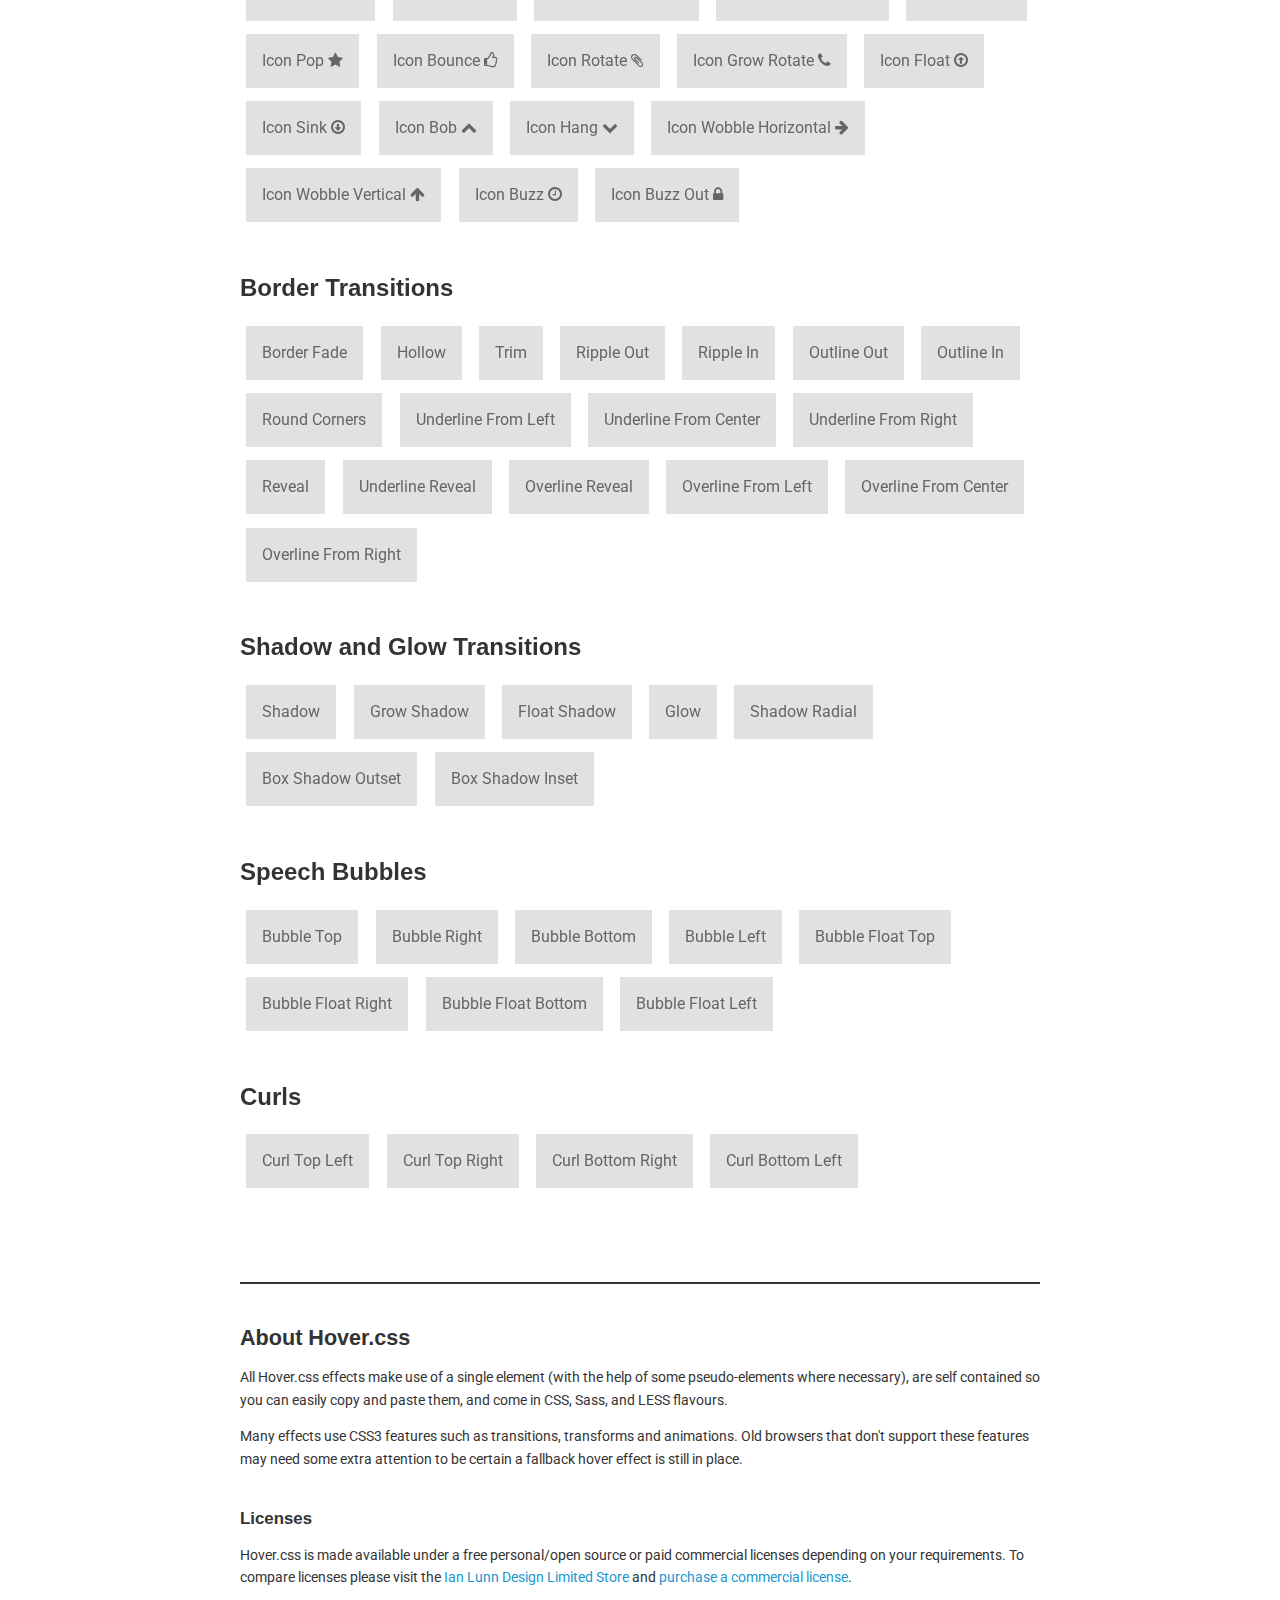
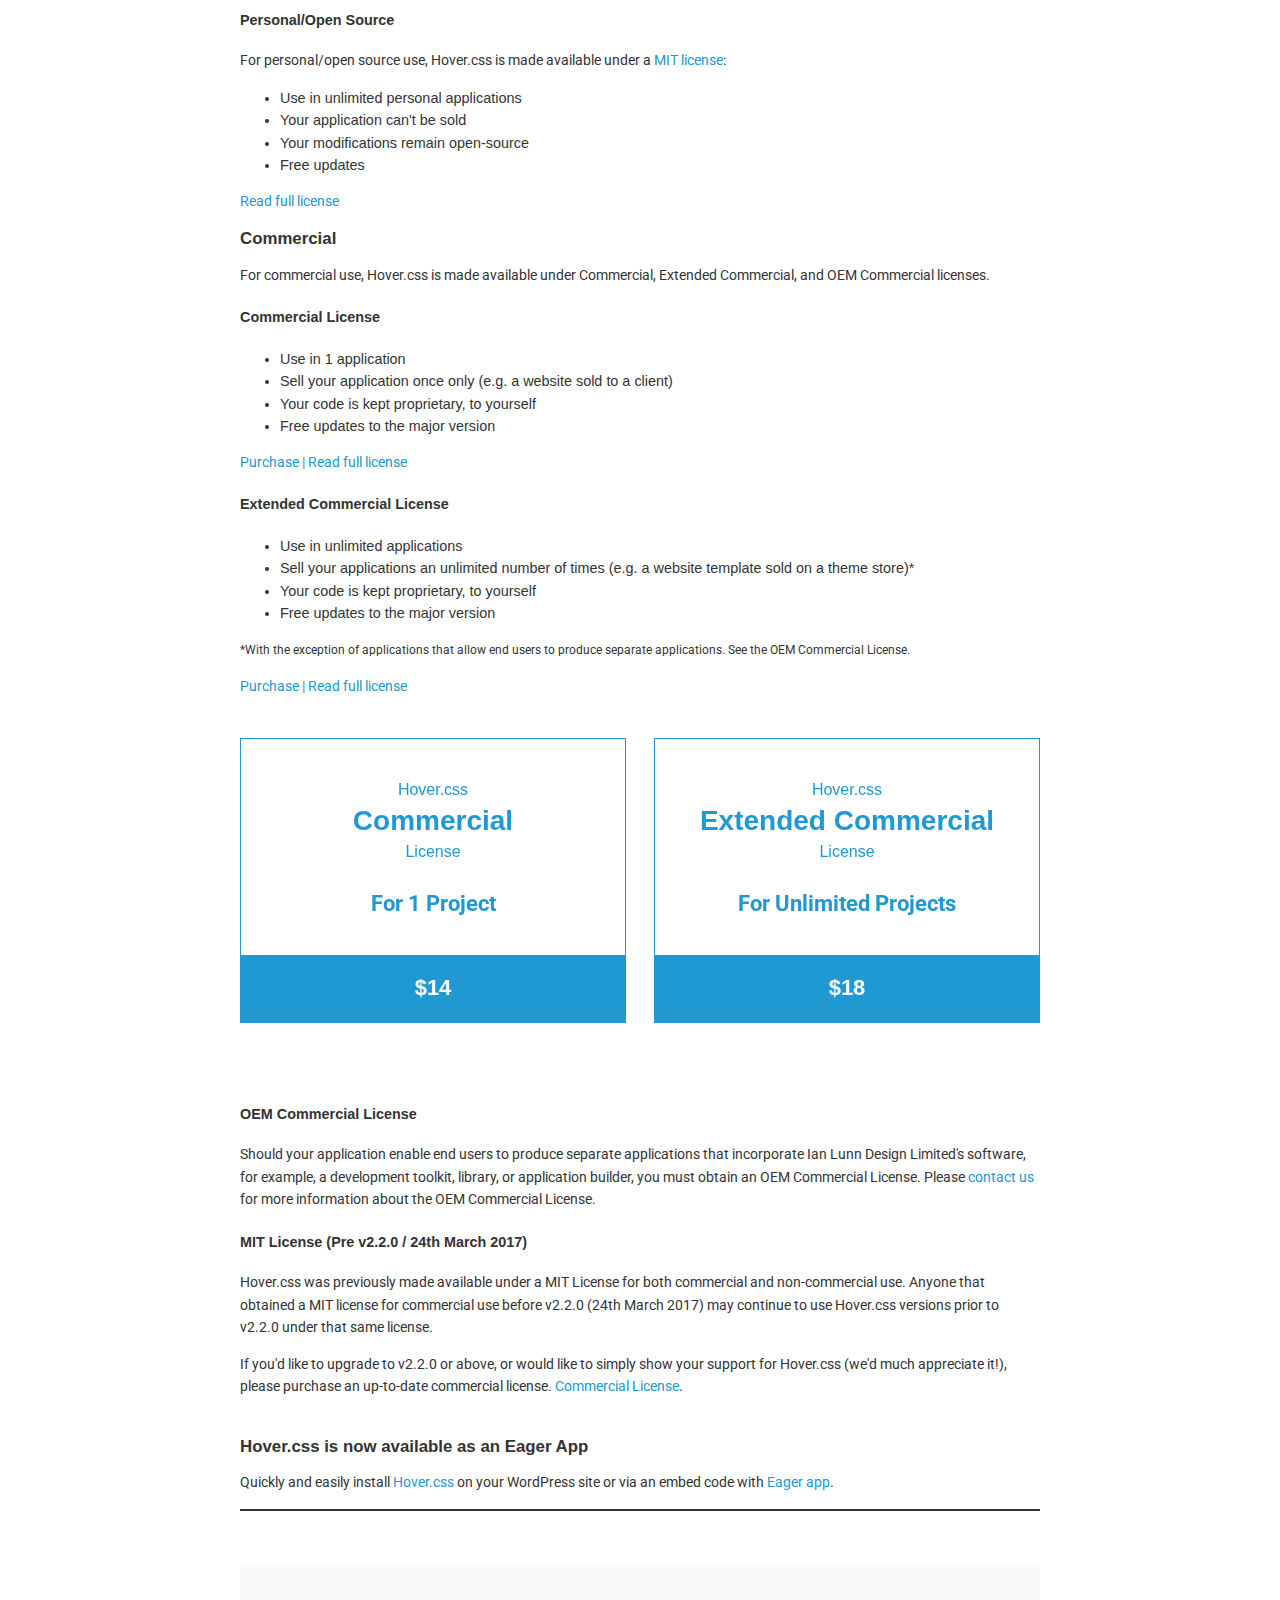
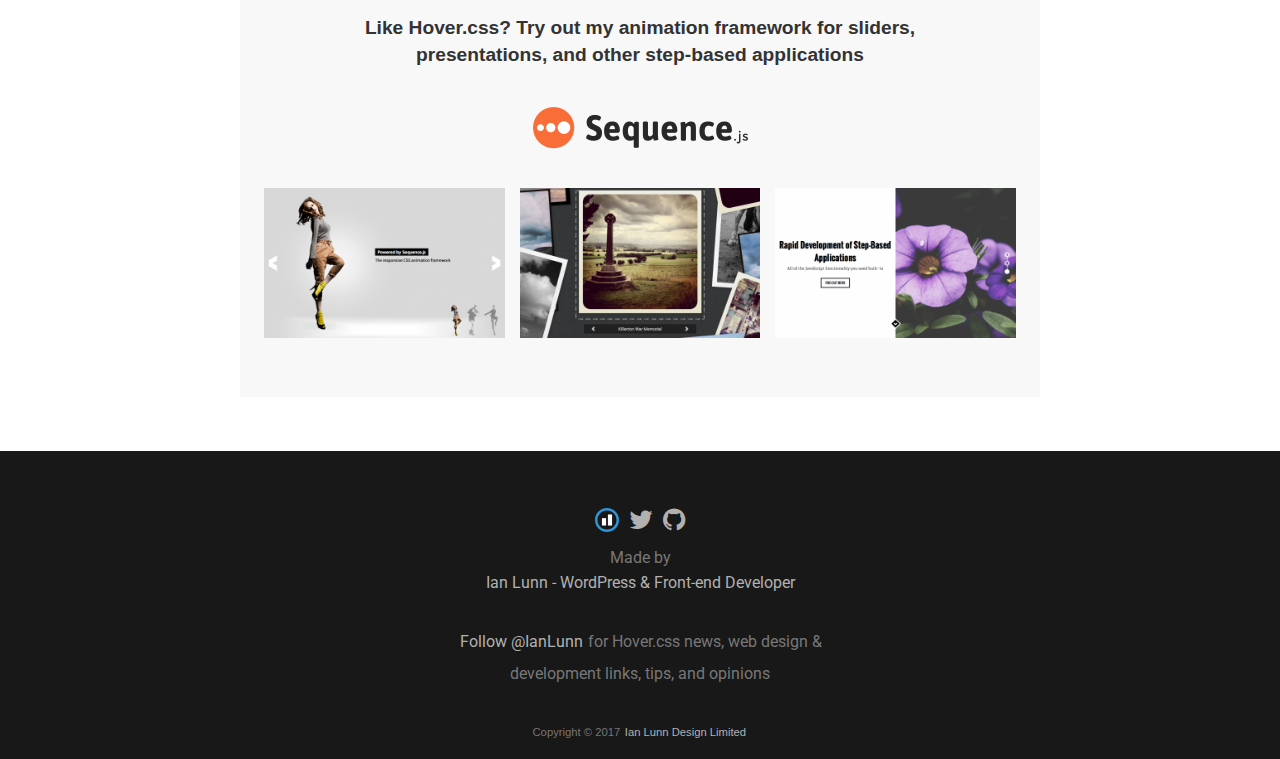
<file: Hover-master/index.html>
<!DOCTYPE html>
<html lang="en">
	<head>
		<meta charset="utf-8">
		<meta property="og:image" content="https://ianlunn.github.io/Hover/hover.jpg" />
		<meta property="og:site_name" content="Hover.css"/>
		<meta property="og:title" content="Hover.css - A collection of CSS3 powered hover effects" />
		<title>Hover.css - A collection of CSS3 powered hover effects</title>
		<link href="css/demo-page.css" rel="stylesheet" media="all">
		<link href="css/hover.css" rel="stylesheet" media="all">
		<link href="https://maxcdn.bootstrapcdn.com/font-awesome/4.2.0/css/font-awesome.min.css" rel="stylesheet" media="all">
	</head>
	<body>

		<!--[if lt IE 10]>
		<p class="browsehappy">You are using an <strong>outdated</strong> browser. Please <a href="https://browsehappy.com/">upgrade your browser</a> to improve your experience.</p>
		<![endif]-->

		<div class="main">
			<span id="forkongithub"><a href="https://github.com/IanLunn/Hover">Fork me on GitHub</a></span>

			<h1>Hover.css <a href="https://github.com/IanLunn/Hover/releases" class="sup" title="View release history">v2</a></h1>

			<nav>
				<ul>
					<li><a href="#effects" title="Effects">Effects</a></li>
					<li><a href="https://github.com/IanLunn/Hover/blob/master/README.md#hovercss" title="Setup">Setup</a></li>
					<li><a href="https://ianlunn.co.uk/articles/hover-css-tutorial-introduction/" title="hover.css Tutorial and Introduction">Tutorial</a></li>
					<li><a href="#licenses" title="Licenses">Licenses</a></li>
				</ul>
			</nav>

			<p class="intro">A collection of CSS3 powered hover effects to be applied to links, buttons, logos, SVG, featured images and so on. Easily apply to your own elements, modify or just use for inspiration. Available in CSS, Sass, and LESS.</p>

			<div class="download aligncenter">
				<a class="button cta hvr-float-shadow" href="https://github.com/IanLunn/Hover">Download on GitHub</a>
			</div>

			<div class="social aligncenter">
				<div class="social-button">
					<iframe src="https://ghbtns.com/github-btn.html?user=IanLunn&repo=Hover&type=watch&count=true" allowtransparency="true" frameborder="0" scrolling="0" width="110" height="20"></iframe>
				</div>

				<div class="social-button">
					<a href="https://twitter.com/share" class="twitter-share-button" data-related="IanLunn" data-dnt="true">Tweet</a>
				</div>
			</div>

			<hr />
			<br />

			<script async type="text/javascript" src="//cdn.carbonads.com/carbon.js?serve=CKYIE23M&placement=ianlunncouk" id="_carbonads_js"></script>

			<div id="effects" class="effects">

				<h2>2D Transitions</h2>

				<a href="#" class="hvr-grow">Grow</a>
				<a href="#" class="hvr-shrink">Shrink</a>
				<a href="#" class="hvr-pulse">Pulse</a>
				<a href="#" class="hvr-pulse-grow">Pulse Grow</a>
				<a href="#" class="hvr-pulse-shrink">Pulse Shrink</a>
				<a href="#" class="hvr-push">Push</a>
				<a href="#" class="hvr-pop">Pop</a>
				<a href="#" class="hvr-bounce-in">Bounce In</a>
				<a href="#" class="hvr-bounce-out">Bounce Out</a>
				<a href="#" class="hvr-rotate">Rotate</a>
				<a href="#" class="hvr-grow-rotate">Grow Rotate</a>
				<a href="#" class="hvr-float">Float</a>
				<a href="#" class="hvr-sink">Sink</a>
				<a href="#" class="hvr-bob">Bob</a>
				<a href="#" class="hvr-hang">Hang</a>
				<a href="#" class="hvr-skew">Skew</a>
				<a href="#" class="hvr-skew-forward">Skew Forward</a>
				<a href="#" class="hvr-skew-backward">Skew Backward</a>
				<a href="#" class="hvr-wobble-horizontal">Wobble Horizontal</a>
				<a href="#" class="hvr-wobble-vertical">Wobble Vertical</a>
				<a href="#" class="hvr-wobble-to-bottom-right">Wobble To Bottom Right</a>
				<a href="#" class="hvr-wobble-to-top-right">Wobble To Top Right</a>
				<a href="#" class="hvr-wobble-top">Wobble Top</a>
				<a href="#" class="hvr-wobble-bottom">Wobble Bottom</a>
				<a href="#" class="hvr-wobble-skew">Wobble Skew</a>
				<a href="#" class="hvr-buzz">Buzz</a>
				<a href="#" class="hvr-buzz-out">Buzz Out</a>
				<a href="#" class="hvr-forward">Forward</a>
				<a href="#" class="hvr-backward">Backward</a>


				<h2>Background Transitions</h2>

				<a href="#" class="hvr-fade">Fade</a>
				<a href="#" class="hvr-back-pulse">Back Pulse</a>
				<a href="#" class="hvr-sweep-to-right">Sweep To Right</a>
				<a href="#" class="hvr-sweep-to-left">Sweep To Left</a>
				<a href="#" class="hvr-sweep-to-bottom">Sweep To Bottom</a>
				<a href="#" class="hvr-sweep-to-top">Sweep To Top</a>
				<a href="#" class="hvr-bounce-to-right">Bounce To Right</a>
				<a href="#" class="hvr-bounce-to-left">Bounce To Left</a>
				<a href="#" class="hvr-bounce-to-bottom">Bounce To Bottom</a>
				<a href="#" class="hvr-bounce-to-top">Bounce To Top</a>
				<a href="#" class="hvr-radial-out">Radial Out</a>
				<a href="#" class="hvr-radial-in">Radial In</a>
				<a href="#" class="hvr-rectangle-in">Rectangle In</a>
				<a href="#" class="hvr-rectangle-out">Rectangle Out</a>
				<a href="#" class="hvr-shutter-in-horizontal">Shutter In Horizontal</a>
				<a href="#" class="hvr-shutter-out-horizontal">Shutter Out Horizontal</a>
				<a href="#" class="hvr-shutter-in-vertical">Shutter In Vertical</a>
				<a href="#" class="hvr-shutter-out-vertical">Shutter Out Vertical</a>


				<h2>Icons</h2>

				<small>Demo font icons courtesy of <a href="https://fortawesome.github.io/Font-Awesome/">FontAwesome</a>. <a href="https://github.com/IanLunn/Hover/#using-icon-effects">How to use icons</a> with Hover.css.</small>

				<a href="#" class="hvr-icon-back">
					<i class="fa fa-chevron-circle-left hvr-icon"></i> Icon Back
				</a>
				<a href="#" class="hvr-icon-forward">
					Icon Forward
					<i class="fa fa-chevron-circle-right hvr-icon"></i>
				</a>
				<a href="#" class="hvr-icon-down">
					Icon Down <i class="fa fa-arrow-circle-o-down hvr-icon"></i>
				</a>
				<a href="#" class="hvr-icon-up">
					Icon Up <i class="fa fa-arrow-circle-o-up hvr-icon"></i>
				</a>
				<a href="#" class="hvr-icon-spin">
					Icon Spin <i class="fa fa-refresh hvr-icon"></i>
				</a>
				<a href="#" class="hvr-icon-drop">
					Icon Drop <i class="fa fa-tint hvr-icon"></i>
				</a>
				<a href="#" class="hvr-icon-fade">
					Icon Fade <i class="fa fa-check hvr-icon"></i>
				</a>
				<a href="#" class="hvr-icon-float-away">
					Icon Float Away <i class="fa fa-plus-circle hvr-icon"></i>
				</a>
				<a href="#" class="hvr-icon-sink-away">
					Icon Sink Away <i class="fa fa-minus-circle hvr-icon"></i>
				</a>
				<a href="#" class="hvr-icon-grow">
					Icon Grow <i class="fa fa-smile-o hvr-icon"></i>
				</a>
				<a href="#" class="hvr-icon-shrink">
					Icon Shrink <i class="fa fa-frown-o hvr-icon"></i>
				</a>
				<a href="#" class="hvr-icon-pulse">
					Icon Pulse <i class="fa fa-home hvr-icon"></i>
				</a>
				<a href="#" class="hvr-icon-pulse-grow">
					Icon Pulse Grow <i class="fa fa-home hvr-icon"></i>
				</a>
				<a href="#" class="hvr-icon-pulse-shrink">
					Icon Pulse Shrink <i class="fa fa-home hvr-icon"></i>
				</a>
				<a href="#" class="hvr-icon-push">
					Icon Push <i class="fa fa-star-o hvr-icon"></i>
				</a>
				<a href="#" class="hvr-icon-pop">
					Icon Pop <i class="fa fa-star hvr-icon"></i>
				</a>
				<a href="#" class="hvr-icon-bounce">
					Icon Bounce <i class="fa fa-thumbs-o-up hvr-icon"></i>
				</a>
				<a href="#" class="hvr-icon-rotate">
					Icon Rotate <i class="fa fa-paperclip hvr-icon"></i>
				</a>
				<a href="#" class="hvr-icon-grow-rotate">
					Icon Grow Rotate <i class="fa fa-phone hvr-icon"></i>
				</a>
				<a href="#" class="hvr-icon-float">
					Icon Float <i class="fa fa-arrow-circle-o-up hvr-icon"></i>
				</a>
				<a href="#" class="hvr-icon-sink">
					Icon Sink <i class="fa fa-arrow-circle-o-down hvr-icon"></i>
				</a>
				<a href="#" class="hvr-icon-bob">
					Icon Bob <i class="fa fa-chevron-up hvr-icon"></i>
				</a>
				<a href="#" class="hvr-icon-hang">
					Icon Hang <i class="fa fa-chevron-down hvr-icon"></i>
				</a>
				<a href="#" class="hvr-icon-wobble-horizontal">
					Icon Wobble Horizontal <i class="fa fa-arrow-right hvr-icon"></i>
				</a>
				<a href="#" class="hvr-icon-wobble-vertical">
					Icon Wobble Vertical <i class="fa fa-arrow-up hvr-icon"></i>
				</a>
				<a href="#" class="hvr-icon-buzz">
					Icon Buzz <i class="fa fa-clock-o hvr-icon"></i>
				</a>
				<a href="#" class="hvr-icon-buzz-out">
					Icon Buzz Out <i class="fa fa-lock hvr-icon"></i>
				</a>


				<h2>Border Transitions</h2>

				<a href="#" class="hvr-border-fade">Border Fade</a>
				<a href="#" class="hvr-hollow">Hollow</a>
				<a href="#" class="hvr-trim">Trim</a>
				<a href="#" class="hvr-ripple-out">Ripple Out</a>
				<a href="#" class="hvr-ripple-in">Ripple In</a>
				<a href="#" class="hvr-outline-out">Outline Out</a>
				<a href="#" class="hvr-outline-in">Outline In</a>
				<a href="#" class="hvr-round-corners">Round Corners</a>
				<a href="#" class="hvr-underline-from-left">Underline From Left</a>
				<a href="#" class="hvr-underline-from-center">Underline From Center</a>
				<a href="#" class="hvr-underline-from-right">Underline From Right</a>
				<a href="#" class="hvr-reveal">Reveal</a>
				<a href="#" class="hvr-underline-reveal">Underline Reveal</a>
				<a href="#" class="hvr-overline-reveal">Overline Reveal</a>
				<a href="#" class="hvr-overline-from-left">Overline From Left</a>
				<a href="#" class="hvr-overline-from-center">Overline From Center</a>
				<a href="#" class="hvr-overline-from-right">Overline From Right</a>


				<h2>Shadow and Glow Transitions</h2>

				<a href="#" class="hvr-shadow">Shadow</a>
				<a href="#" class="hvr-grow-shadow">Grow Shadow</a>
				<a href="#" class="hvr-float-shadow">Float Shadow</a>
				<a href="#" class="hvr-glow">Glow</a>
				<a href="#" class="hvr-shadow-radial">Shadow Radial</a>
				<a href="#" class="hvr-box-shadow-outset">Box Shadow Outset</a>
				<a href="#" class="hvr-box-shadow-inset">Box Shadow Inset</a>


				<h2>Speech Bubbles</h2>

				<a href="#" class="hvr-bubble-top">Bubble Top</a>
				<a href="#" class="hvr-bubble-right">Bubble Right</a>
				<a href="#" class="hvr-bubble-bottom">Bubble Bottom</a>
				<a href="#" class="hvr-bubble-left">Bubble Left</a>
				<a href="#" class="hvr-bubble-float-top">Bubble Float Top</a>
				<a href="#" class="hvr-bubble-float-right">Bubble Float Right</a>
				<a href="#" class="hvr-bubble-float-bottom">Bubble Float Bottom</a>
				<a href="#" class="hvr-bubble-float-left">Bubble Float Left</a>


				<h2>Curls</h2>

				<a href="#" class="hvr-curl-top-left">Curl Top Left</a>
				<a href="#" class="hvr-curl-top-right">Curl Top Right</a>
				<a href="#" class="hvr-curl-bottom-right">Curl Bottom Right</a>
				<a href="#" class="hvr-curl-bottom-left">Curl Bottom Left</a>
			</div>


			<div class="footer">
				<div class="about">
					<h2>About Hover.css</h2>

					<p>All Hover.css effects make use of a single element (with the help of some pseudo-elements where necessary), are self contained so you can easily copy and paste them, and come in CSS, Sass, and LESS flavours.</p>

					<p>Many effects use CSS3 features such as transitions, transforms and animations. Old browsers that don't support these features may need some extra attention to be certain a fallback hover effect is still in place.</p>

					<br />
					<h3 id="licenses">Licenses</h3>

					<p>Hover.css is made available under a free personal/open source or paid commercial licenses depending on your requirements. To compare licenses please visit the <a href="https://ianlunn.co.uk/store/licenses/">Ian Lunn Design Limited Store</a> and <a href="https://ianlunn.co.uk/store/hover-css/">purchase a commercial license</a>.</p>

					<h4 id="personal">Personal/Open Source</h4>

					<p>For personal/open source use, Hover.css is made available under a <a href="https://opensource.org/licenses/MIT">MIT license</a>:</p>

					<ul>
						<li>Use in unlimited personal applications</li>
						<li>Your application can't be sold</li>
						<li>Your modifications remain open-source</li>
						<li>Free updates</li>
					</ul>

					<p><a href="https://ianlunn.co.uk/store/licenses/personal/">Read full license</a></p>

					<h3 id="commercial-licenses">Commercial</h3>

					<p>For commercial use, Hover.css is made available under Commercial, Extended Commercial, and OEM Commercial licenses.</p>

					<h4 id="commercial">Commercial License</h4>

					<ul>
						<li>Use in 1 application</li>
						<li>Sell your application once only (e.g. a website sold to a client)</li>
						<li>Your code is kept proprietary, to yourself</li>
						<li>Free updates to the major version</li>
					</ul>

					<p><a href="https://ianlunn.co.uk/store/hover-css/?attribute_pa_licenses=commercial">Purchase<a/> | <a href="https://ianlunn.co.uk/store/licenses/commercial/">Read full license</a></p>

					<h4 id="extended-commercial">Extended Commercial License</h4>

					<ul>
						<li>Use in unlimited applications</li>
						<li>Sell your applications an unlimited number of times (e.g. a website template sold on a theme store)*</li>
						<li>Your code is kept proprietary, to yourself</li>
						<li>Free updates to the major version</li>
					</ul>

					<p><small>*With the exception of applications that allow end users to produce separate applications. See the OEM Commercial License.</small></p>

					<p><a href="https://ianlunn.co.uk/store/hover-css/?attribute_pa_licenses=extended-commercial">Purchase<a/> | <a href="https://ianlunn.co.uk/store/licenses/extended-commercial/">Read full license</a></p>

					<div class="licenses">
						<a target="_blank" href="https://ianlunn.co.uk/store/hover-css/?attribute_pa_licenses=commercial" title="Commercial License" class="license hvr-float">
							<div class="license__content">
								<h5 class="license__title"><div>Hover.css</div> Commercial <div>License</div></h5>
								<p class="license__desc">For 1 Project</p>
							</div>
							<span class="license__button button cta">$14</span>
						</a>

						<a target="_blank" href="https://ianlunn.co.uk/store/hover-css/?attribute_pa_licenses=extended-commercial" title="Extended Commercial License" class="license hvr-float">
							<div class="license__content">
								<h5 class="license__title"><div>Hover.css</div> Extended Commercial <div>License</div></h5>
								<p class="license__desc">For Unlimited Projects</p>
							</div>
							<span class="license__button button cta">$18</span>
						</a>
					</div>

					<h4 id="oem-commercial">OEM Commercial License</h4>

					<p>Should your application enable end users to produce separate applications that incorporate Ian Lunn Design Limited's software, for example, a development toolkit, library, or application builder, you must obtain an OEM Commercial License. Please <a href="https://ianlunn.co.uk/contact/">contact us</a> for more information about the OEM Commercial License.</p>

					<h4>MIT License (Pre v2.2.0 / 24th March 2017)</h4>
					<p>Hover.css was previously made available under a MIT License for both commercial and non-commercial use. Anyone that obtained a MIT license for commercial use before v2.2.0 (24th March 2017) may continue to use Hover.css versions prior to v2.2.0 under that same license.</p>

					<p>If you'd like to upgrade to v2.2.0 or above, or would like to simply show your support for Hover.css (we'd much appreciate it!), please purchase an up-to-date commercial license. <a href="https://ianlunn.co.uk/store/hover-css/?attribute_pa_licenses=commercial" title="Commercial License">Commercial License</a>.</p>

					<br />
					<h3>Hover.css is now available as an Eager App</h3>
					<p>Quickly and easily install <a href="https://eager.io/app/AN_LdP2tOk0f">Hover.css</a> on your WordPress site or via an embed code with <a href="https://eager.io/">Eager app</a>.</p>
				</div>
			</div>

			<div class="ad">
				<h2>Like Hover.css? Try out my animation framework for sliders,<br /> presentations, and other step-based applications</h2>

				<a class="ad__logo" href="https://www.sequencejs.com/" title="Learn more about Sequence.js">
					<img src="sequence-logo.png" alt="Sequence.js" />
				</a>

				<div class="ad__preview">
					<a href="https://www.sequencejs.com/" title="Learn more about Sequence.js"><img src="modern-slide-in.png" /></a> <a class="second" href="https://www.sequencejs.com/" title="Learn more about Sequence.js"><img src="photo-stack.png" /></a> <a href="https://www.sequencejs.com/" title="Learn more about Sequence.js"><img src="two-up.png" /></a>
				</div>
			</div>

		</div>

		<div class="made-by group">
			<ul>
				<li>
					<!-- "IL" logo Copyright (c) Ian Lunn Design Limited 2017 -->
					<a cass="icon__ild" href="https://ianlunn.co.uk/" title="Ian Lunn - WordPress &amp; Front End Developer" target="_blank" class="ild-ident">
						<svg class="" onmouseenter="el=this;el.classList.add('active');setTimeout(function(){el.classList.remove('active')},600);" xmlns="https://www.w3.org/2000/svg" width="24" height="30" viewBox="0 0 52 52">
							<g class="circle-holder">
								<path class="circle" fill="#2E96D6" d="M5.4 26c0-11.4 9.2-20.6 20.6-20.6s20.6 9.2 20.6 20.6c0 11.4-9.2 20.6-20.6 20.6s-20.6-9.2-20.6-20.6zm-5.4 0c0 14.4 11.6 26 26 26s26-11.6 26-26-11.6-26-26-26-26 11.6-26 26z"></path>
							</g>
							<path class="i" fill="#fff" d="M15 22h9v16h-9v-16z"></path>
							<path class="l" fill="#fff" d="M28 14h9v24h-9v-24z"></path>
						</svg>
					</a>
				</li>
				<li><a class="icon__twitter" href="https://twitter.com/IanLunn/" title="Ian Lunn on Twitter" target="_blank"><i class="fa fa-twitter"></i></a></li>
				<li><a class="icon__github" href="https://github.com/IanLunn/Hover/" title="Hover.css on GitHub" target="_blank"><i class="fa fa-github"></i></a></li>
			</ul>
			<p>Made by<br /><a href="https://ianlunn.co.uk/" title="Ian Lunn - WordPress &amp; Front End Developer" target="_blank">Ian Lunn - WordPress &amp; Front-end Developer</a></p>

			<p class="follow"><a href="https://twitter.com/IanLunn" class="twitter-follow-button" data-show-count="false" data-dnt="true" data-size="large">Follow @IanLunn</a> for Hover.css news, web design &amp;<br /> development links, tips, and opinions</p>
			<small>Copyright &copy; 2017 <a href="https://ianlunn.co.uk/" title="Ian Lunn - WordPress &amp; Front End Developer" target="_blank">Ian Lunn Design Limited</a></small>
		</div>

		<script>
			/**
			 * Used to demonstrate Hover.css only. Not required when adding
			 * Hover.css to your own pages. Prevents a link from being
			 * navigated and gaining focus.
			 */
			var effects = document.querySelectorAll('.effects')[0];

			effects.addEventListener('click', function(e) {

				if (e.target.className.indexOf('hvr') > -1) {
					e.preventDefault();
					e.target.blur();

				}
			});
		</script>

		<script>!function(d,s,id){var js,fjs=d.getElementsByTagName(s)[0],p=/^https:/.test(d.location)?'http':'https';if(!d.getElementById(id)){js=d.createElement(s);js.id=id;js.src=p+'://platform.twitter.com/widgets.js';fjs.parentNode.insertBefore(js,fjs);}}(document, 'script', 'twitter-wjs');</script>

		<script>
		  (function(i,s,o,g,r,a,m){i['GoogleAnalyticsObject']=r;i[r]=i[r]||function(){
		  (i[r].q=i[r].q||[]).push(arguments)},i[r].l=1*new Date();a=s.createElement(o),
		  m=s.getElementsByTagName(o)[0];a.async=1;a.src=g;m.parentNode.insertBefore(a,m)
		  })(window,document,'script','//www.google-analytics.com/analytics.js','ga');

		  ga('create', 'UA-11991680-4', 'ianlunn.github.io');
		  ga('send', 'pageview');
		</script>
	</body>
</html>
</file>
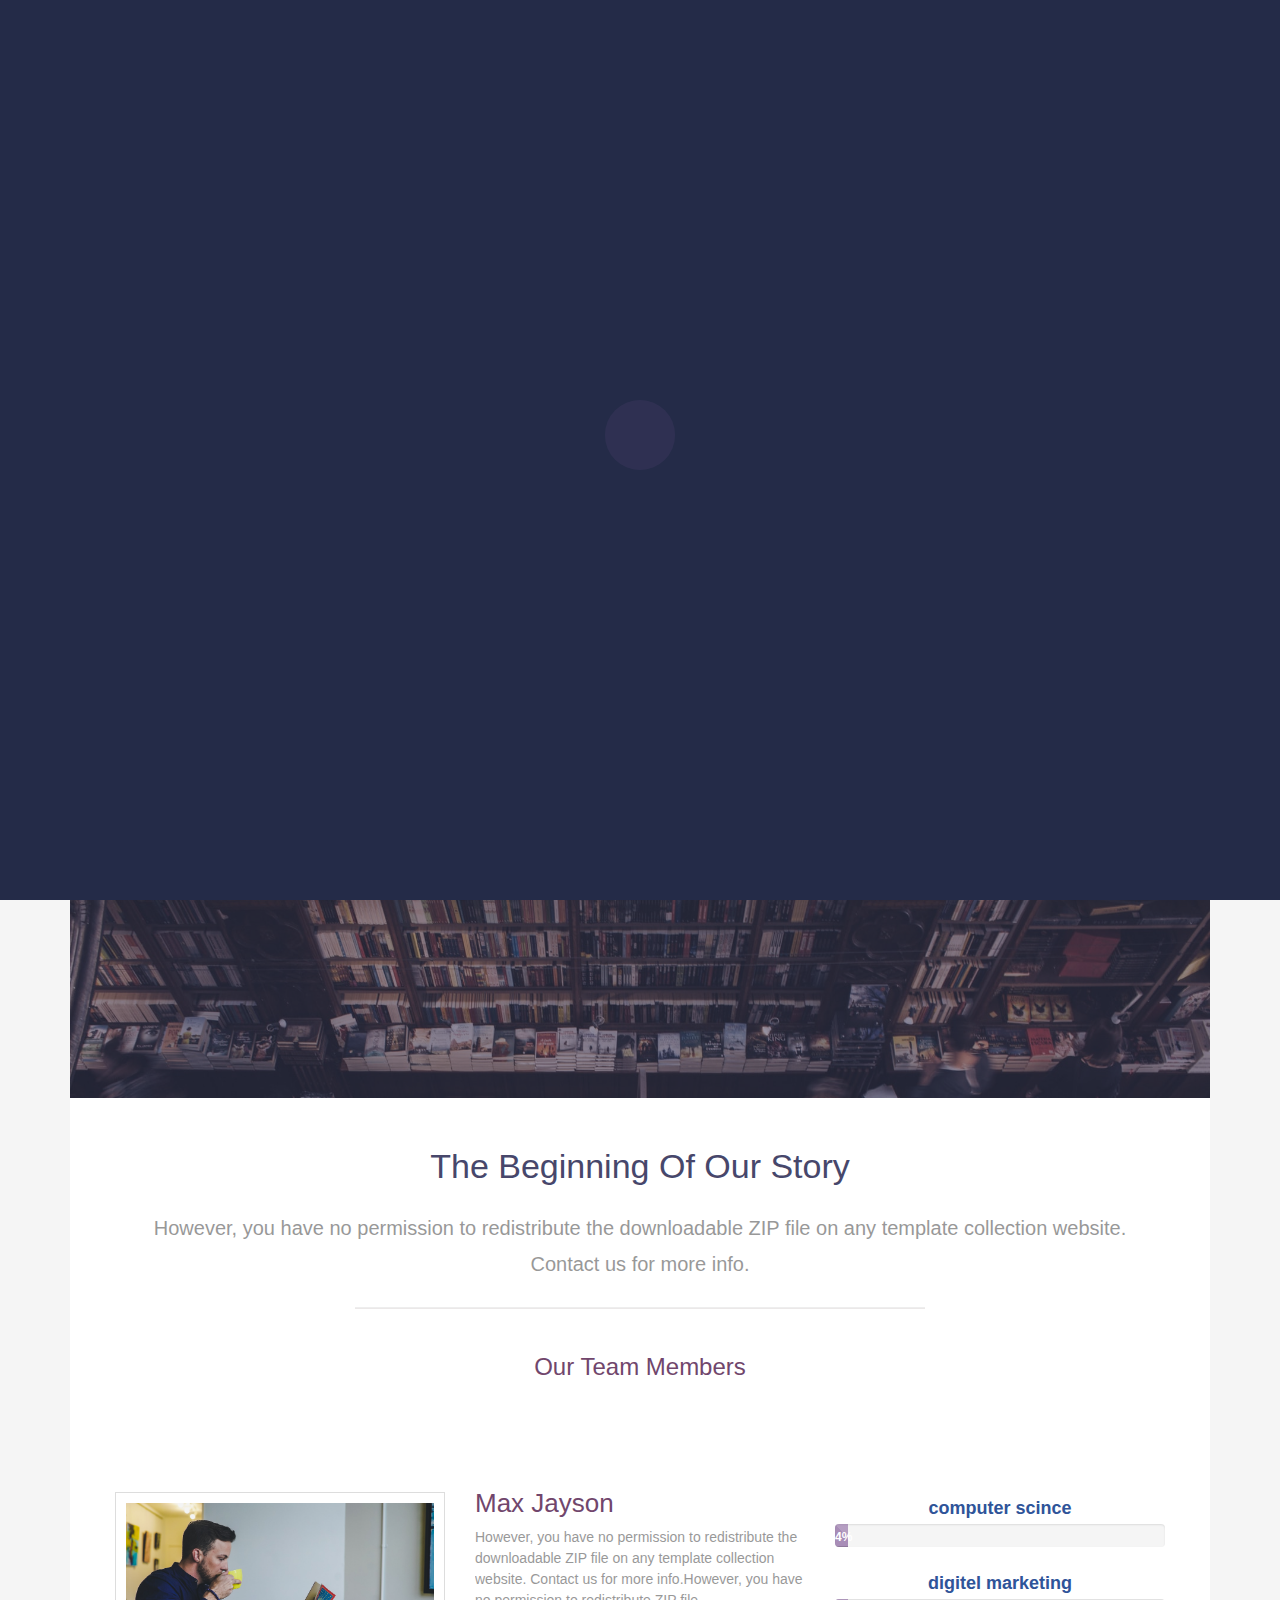
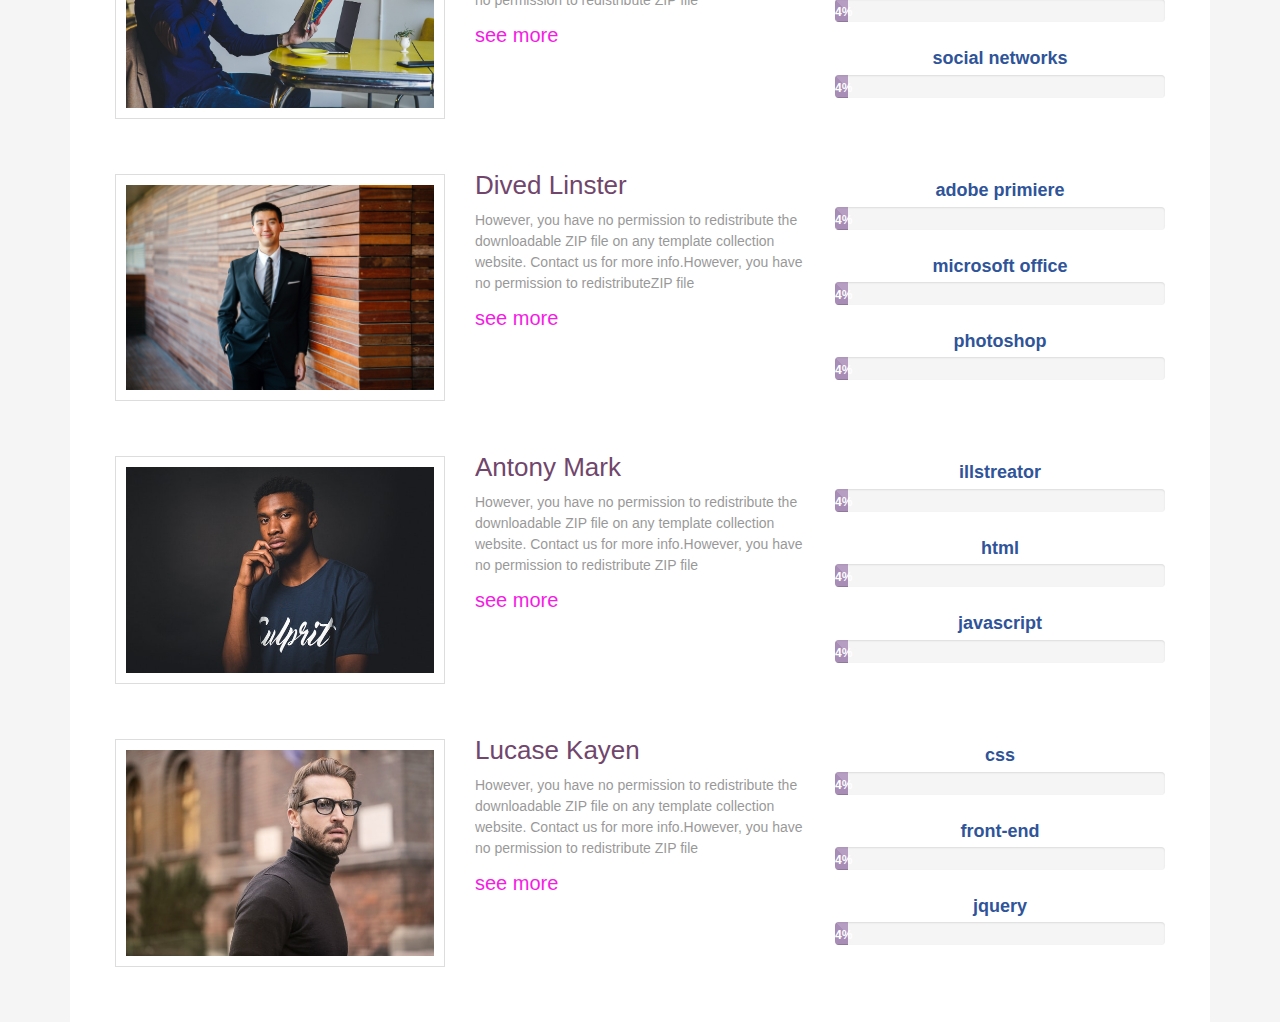
<file: about.html>
<html lang="en"><head>
     <title>Book Sotre</title>
     <meta charset="UTF-8">
    <!-- IE Compatibility Meta -->
     <meta http-equiv="X-UA-Compatible" content="IE=edge">
    <!-- First Mobile Meta -->
     <meta name="viewport" content="width=device-width, initial-scale=1">
     <link rel="stylesheet" href="css/bootstrap.css"><!--بيخلى العناصر شكلها طبيعى جدا ويعملهها بشكل طبيعى -->
     <link rel="stylesheet" href="css/css.css">
          <link rel="stylesheet" href="css/one.css">
          <!--<link rel="stylesheet" href="css/one.css">-->
    
     <link rel="stylesheet" href="https://use.fontawesome.com/releases/v5.5.0/css/all.css" integrity="sha384-B4dIYHKNBt8Bc12p+WXckhzcICo0wtJAoU8YZTY5qE0Id1GSseTk6S+L3BlXeVIU" crossorigin="anonymous">
     <!--the fucken code of font awseome-->  <!--the fucken code of font awseome-->
     <!--[if lt IE 9]>
<script src="js/html5shiv.min.js"></script>
<script src="js/respond.min.js"></script>
    <![endif]-->
 </head>
<body>
    <!--opthion box-->
    <section class="option-box">
        <div class="color-option pointer transition">
            <h4 style="">color </h4>
            <ul class="list-unstyled">
                <li></li>
                <li></li>
                <li></li>
                <li></li>
                <li></li>
            </ul>
        </div>
        <i class=" pointer transition fas fa-cogs  fa-3x gear-check " ></i>
        
    </section>
    <!--opthion box-->
    <!--navbar-->
    <div class="nav transition notaion"  style="position: static">
      <div class="cont">
        <div class="row">
           <h2 class="col-lg-4 col-md-6 col-sm-5 "><span>Geddo</span>/Bookstore</h2>
           <ul class="col-lg-5 col-md-6 col-sm-7 col-lg-offset-3">
             <li ><a href="index.html">home</a></li>
             <li><a href="products.html">Products</a></li>
             <li class="active"><a href="about.html">About as</a></li>
             <li><a href="testmonials.html">testmonials</a></li>
             <li><a href="Contact.html">Contact</a></li>

           </ul>
        </div>
      </div>
    </div>
    <div class="above">
        <div class="cont">
          <h1><span>Geddo</span>/Bookstore</h1>
            <div class="toggle " onclick="togglesidebar()">
                <span></span>
                <span></span>
                <span></span>
            </div>
       </div>
    </div>
    <div class="navagation-bar" id="sidebar">
     <div class="slidebar">
      <ul>
          <li><a target="_blank">home</a></li>
          <li><a target="_blank">prodeucts</a></li>
          <li><a target="_blank">about us</a></li>
          <li><a target="_blank">testmonials</a></li>
          <li><a target="_blank">contact</a></li>
      </ul>
     </div>
    </div>
    <div class="clear"></div>
    <!--navbar-->
    
    <div class="about">
      <div class="cont">
       <h2>about geddo/bookstore</h2>
         <hr>
          <div class="row">
            <div class=" left col-lg-6 col-md-6 col-sm-12 col-xs-12">
                <a>get information about geddo/bookstore</a>
                <p>This template is free to use for your business websites. However, you have no permission to redistribute the downloadable ZIP file on any template collection website. Contact us for more info.</p>
                <ul>
                  <li>Lorem ipsume dolor sit amet</li>
                  <li>aspernatur.Lorem ipsume dolor sit amet</li>
                  <li>adipisicing elite. Itaque, corporis nulla</li>
                  <li>adipisicing elite. Itaque, corporis nulla aspernatur</li>
                  <li>dolor sit amet, adipisicing elite</li>
                  </ul>
                <button>read more</button>
</div>
            <div class="col-lg-6 col-md-6 col-sm-6 col-xs-12 hidden-sm hidden-xs">
                   <div class="usimg">
                     <img class="img-responsive" src="back/back3.jpg"> 
                   </div>
</div>
           </div>
            <div class="clear"></div>
             <div class="havall">
                  <div class="aboutus">
                      <div class="iamback"> </div>
                          <img class="img-responsive"  src="back/back2.jpg" title="good one wright?">
                           <div class="overagain">
                               <div class="textagain1">
                                   <span>+</span><p>website. Contact us for more info.</p>
                               </div>
                          </div>
                     
                 </div>
                  <div class="h4para">
                    <h2>the beginning of our story</h2>
                      <p> However, you have no permission to redistribute the downloadable ZIP file on any template collection website. Contact us for more info.</p>
</div>
                  <hr class="hr">
              </div>
              <div class="team-work">
                <div class="row">
                     <div class="h1">
                  <h3>our team members</h3>
                  </div>
                  
                <div class="col-lg-12 col-md-6 col-sm-6 col-xs-12">
                    <div class="team-0 ">
                      <div class="col-lg-4 col-md-12 col-sm-12 col-xs-12">
                       <div class="borderimg ">
                         <img class="img-responsive" src="work/work5.jpg"></div>
                     </div>
                     <div class=" col-lg-4 col-md-12 col-sm-12 col-xs-12">
                         <div class="h3para">
                         <h3>max jayson</h3>
                          <p>However, you have no permission to redistribute the downloadable ZIP file on any template collection website. Contact us for more info.However, you have no permission to redistribute ZIP file</p>
                           <button class="click" >see more</button>
                           <span><strong>the dierct manager / </strong>may-2018 to may-2020</span>
                         </div>
                        </div>
                     <div class="col-lg-4 col-md-12 col-sm-12 col-xs-12">
                         <div class="prog">
                         <div class="row">
                             <div class=" col-xs-12"> 
                                 <div class="row">
                                      <div class=" col-xs-12">
                                          <div class="inside" style="margin-top: 0px; text-align: center">
                                             <p style="font-weight: 600;color: #2f5499;font-size: 18px;">computer scince </p>
                                          </div>
                                      
                                     </div>
                                     <div class=" col-xs-12"> 
                                        <div class="skills-progress pointer">
                                     <div class="progress" style="height: 23px">
                                         <div id="mybar1" class="progress-bar one transition  progress-bar-success  progress-bar-striped active"role="progressbar" aria-valuenow="80" aria-valuemin="0"aria-valuemax="100">
                                             <p id="set1" style="padding: 3px 15px 0px 0px; color: #fff;font-weight: bold;">40%</p></div>
                                     </div>
                                  </div>
                                     </div>
                                 </div>
                             </div>
                             <div class=" col-xs-12">
                                 <div class="row">
                                     <div class=" col-xs-12">
                                          <div class="inside" style="margin-top:0px; text-align: center">
                                             <p style="font-weight: 600;color: #2f5499;font-size: 18px;">digitel marketing</p>
                                          </div>
                                      
                                     </div>
                                     <div class="col-xs-12">
                                         <div class="skills-progress pointer">
                                             <div class="progress" style="height: 23px">
                                         <div id="mybar2" class="progress-bar two transition  progress-bar-success  progress-bar-striped active"role="progressbar" aria-valuenow="80" aria-valuemin="0"aria-valuemax="100">
                                             <p id="set2" style="padding: 3px 15px 0px 0px; color: #fff;font-weight: bold;">68</p>
                                         </div>
                                     </div>
                                  </div>
                                    </div>
                                 </div>
                             </div>
                             <div class=" col-xs-12"> 
                                 <div class="row">
                                  <div class=" col-xs-12">
                                          <div class="inside" style="margin-top:0px; text-align: center">
                                             <p style="font-weight: 600;color: #2f5499;font-size: 18px;">social networks</p>
                                          </div>
                                      
                                     </div>
                                     <div class="col-xs-12">
                                         <div class="skills-progress pointer">
                                             <div class="progress" style="height: 23px">
                                                 <div id="mybar3" class="progress-bar three transition  progress-bar-success  progress-bar-striped active"role="progressbar" aria-valuenow="80" aria-valuemin="0"aria-valuemax="100">
                                                     <p id="set3" style="padding: 3px 15px 0px 0px; color: #fff;font-weight: bold;">57%</p>
                                                 </div>
                                             </div>
                                         </div>
                                     </div>
                                 </div>
                             </div>
                         </div>
                         </div>
                        </div>
                    </div>
                    </div>
                  
                <div class="col-lg-12 col-md-6 col-sm-6 col-xs-12">
                    <div class="team-0 ">
                        <div class="col-lg-4 col-md-12 col-sm-12 col-xs-12">
                       <div class="borderimg ">
                         <img class="img-responsive" src="work/work1.jpg">
</div>
                        </div>
                       <div class=" col-lg-4 col-md-12 col-sm-12 col-xs-12">
                            <div class="h3para">
                         <h3>dived linster</h3>
                         
                          <p>However, you have no permission to redistribute the downloadable ZIP file on any template collection website. Contact us for more info.However, you have no permission to redistributeZIP file </p>
                              <button class="click">see more</button>
                          <span><strong>seo marketer / </strong>jul-2014 to jul-2016</span>
                           </div>
                        </div>
                            <div class="col-lg-4 col-md-12 col-sm-12 col-xs-12">
                         <div class="prog">
                         <div class="row">
                             <div class=" col-xs-12"> 
                                 <div class="row">
                                      <div class=" col-xs-12">
                                          <div class="inside" style="margin-top: 0px; text-align: center">
                                             <p style="font-weight: 600;color: #2f5499;font-size: 18px;">adobe primiere </p>
                                          </div>
                                      
                                     </div>
                                     <div class=" col-xs-12"> 
                                        <div class="skills-progress pointer">
                                     <div class="progress" style="height: 23px">
                                         <div id="mybar4" class="progress-bar one transition  progress-bar-success  progress-bar-striped active"role="progressbar" aria-valuenow="80" aria-valuemin="0"aria-valuemax="100">
                                             <p id="set4" style="padding: 3px 15px 0px 0px; color: #fff;font-weight: bold;">35%</p></div>
                                     </div>
                                  </div>
                                     </div>
                                 </div>
                             </div>
                             <div class=" col-xs-12">
                                 <div class="row">
                                     <div class=" col-xs-12">
                                          <div class="inside" style="margin-top:0px; text-align: center">
                                             <p style="font-weight: 600;color: #2f5499;font-size: 18px;">microsoft office</p>
                                          </div>
                                      
                                     </div>
                                     <div class="col-xs-12">
                                         <div class="skills-progress pointer">
                                             <div class="progress" style="height: 23px">
                                         <div id="mybar5" class="progress-bar two transition  progress-bar-success  progress-bar-striped active"role="progressbar" aria-valuenow="80" aria-valuemin="0"aria-valuemax="100">
                                             <p id="set5" style="padding: 3px 15px 0px 0px; color: #fff;font-weight: bold;">59%</p>
                                         </div>
                                     </div>
                                  </div>
                                    </div>
                                 </div>
                             </div>
                             <div class=" col-xs-12"> 
                                 <div class="row">
                                  <div class=" col-xs-12">
                                          <div class="inside" style="margin-top:0px; text-align: center">
                                             <p style="font-weight: 600;color: #2f5499;font-size: 18px;">photoshop</p>
                                          </div>
                                      
                                     </div>
                                     <div class="col-xs-12">
                                         <div class="skills-progress pointer">
                                             <div class="progress" style="height: 23px">
                                                 <div id="mybar6" class="progress-bar three transition  progress-bar-success  progress-bar-striped active"role="progressbar" aria-valuenow="80" aria-valuemin="0"aria-valuemax="100">
                                                     <p id="set6" style="padding: 3px 15px 0px 0px; color: #fff;font-weight: bold;">95%</p>
                                                 </div>
                                             </div>
                                         </div>
                                     </div>
                                 </div>
                             </div>
                         </div>
                         </div>
                        </div>
                    </div>
                  </div>

                    <div class="clear"></div>
                  
                <div class="col-lg-12 col-md-6 col-sm-6 col-xs-12">
                    <div class="team-0 ">
                       <div class="col-lg-4 col-md-12 col-sm-12 col-xs-12">
                       <div class="borderimg ">
                         <img class="img-responsive" src="work/2.jpg">
</div>
                        </div>
                       <div class=" col-lg-4 col-md-12 col-sm-12 col-xs-12">
                            <div class="h3para">
                         <h3>antony mark</h3>
                         
                          <p>However, you have no permission to redistribute the downloadable ZIP file on any template collection website. Contact us for more info.However, you have no permission to redistribute ZIP file </p>
                           <button class="click" >see more</button>
                           <span><strong>web designer / </strong>fep-2013 to jan-2012</span>
                           </div>
                        </div>
                        <div class="col-lg-4 col-md-12 col-sm-12 col-xs-12">
                         <div class="prog">
                         <div class="row">
                             <div class=" col-xs-12"> 
                                 <div class="row">
                                      <div class=" col-xs-12">
                                          <div class="inside" style="margin-top: 0px; text-align: center">
                                             <p style="font-weight: 600;color: #2f5499;font-size: 18px;">
                                              illstreator</p>
                                          </div>
                                      
                                     </div>
                                     <div class=" col-xs-12"> 
                                        <div class="skills-progress pointer">
                                     <div class="progress" style="height: 23px">
                                         <div id="mybar7" class="progress-bar one transition  progress-bar-success  progress-bar-striped active"role="progressbar" aria-valuenow="80" aria-valuemin="0"aria-valuemax="100">
                                             <p id="set7" style="padding: 3px 15px 0px 0px; color: #fff;font-weight: bold;">67%</p></div>
                                     </div>
                                  </div>
                                     </div>
                                 </div>
                             </div>
                             <div class=" col-xs-12">
                                 <div class="row">
                                     <div class=" col-xs-12">
                                          <div class="inside" style="margin-top:0px; text-align: center">
                                             <p style="font-weight: 600;color: #2f5499;font-size: 18px;">html</p>
                                          </div>
                                      
                                     </div>
                                     <div class="col-xs-12">
                                         <div class="skills-progress pointer">
                                             <div class="progress" style="height: 23px">
                                         <div id="mybar8" class="progress-bar two transition  progress-bar-success  progress-bar-striped active"role="progressbar" aria-valuenow="80" aria-valuemin="0"aria-valuemax="100">
                                             <p id="set8" style="padding: 3px 15px 0px 0px; color: #fff;font-weight: bold;">84%</p>
                                         </div>
                                     </div>
                                  </div>
                                    </div>
                                 </div>
                             </div>
                             <div class=" col-xs-12"> 
                                 <div class="row">
                                  <div class=" col-xs-12">
                                          <div class="inside" style="margin-top:0px; text-align: center">
                                             <p style="font-weight: 600;color: #2f5499;font-size: 18px;">javascript</p>
                                          </div>
                                      
                                     </div>
                                     <div class="col-xs-12">
                                         <div class="skills-progress pointer">
                                             <div class="progress" style="height: 23px">
                                                 <div id="mybar9" class="progress-bar three transition  progress-bar-success  progress-bar-striped active"role="progressbar" aria-valuenow="80" aria-valuemin="0"aria-valuemax="100">
                                                     <p id="set9" style="padding: 3px 15px 0px 0px; color: #fff;font-weight: bold;">74%</p>
                                                 </div>
                                             </div>
                                         </div>
                                     </div>
                                 </div>
                             </div>
                         </div>
                         </div>
                        </div>
                    </div>
                  </div>
                  
                <div class="col-lg-12 col-md-6 col-sm-6 col-xs-12">
                    <div class="team-0 ">
                        <div class="col-lg-4 col-md-12 col-sm-12 col-xs-12">
                       <div class="borderimg ">
                         <img class="img-responsive" src="work/6.jpg">
                             </div>
                        </div>
                       <div class=" col-lg-4 col-md-12 col-sm-12 col-xs-12">
                            <div class="h3para">
                         <h3>lucase kayen</h3>
                       
                          <p>However, you have no permission to redistribute the downloadable ZIP file on any template collection website. Contact us for more info.However, you have no permission to redistribute ZIP file</p>
                              <button class="click">see more</button>
                               <span><strong>web developer / </strong>sep-2015 to oct-2017</span>
                           </div>
                        </div>
                        <div class="col-lg-4 col-md-12 col-sm-12 col-xs-12">
                         <div class="prog">
                         <div class="row">
                             <div class=" col-xs-12"> 
                                 <div class="row">
                                      <div class=" col-xs-12">
                                          <div class="inside" style="margin-top: 0px; text-align: center">
                                             <p style="font-weight: 600;color: #2f5499;font-size: 18px;">
                                              css</p>
                                          </div>

                                     </div>
                                     <div class=" col-xs-12"> 
                                        <div class="skills-progress pointer">
                                     <div class="progress" style="height: 23px">
                                         <div id="mybar10" class="progress-bar one transition  progress-bar-success  progress-bar-striped active"role="progressbar" aria-valuenow="80" aria-valuemin="0"aria-valuemax="100">
                                             <p id="set10" style="padding: 3px 15px 0px 0px; color: #fff;font-weight: bold;"></p></div>
                                     </div>
                                  </div>
                                     </div>
                                 </div>
                             </div>
                             <div class=" col-xs-12">
                                 <div class="row">
                                     <div class=" col-xs-12">
                                          <div class="inside" style="margin-top:0px; text-align: center">
                                             <p style="font-weight: 600;color: #2f5499;font-size: 18px;">front-end</p>
                                          </div>
                                      
                                     </div>
                                     <div class="col-xs-12">
                                         <div class="skills-progress pointer">
                                             <div class="progress" style="height: 23px">
                                         <div id="mybar11" class="progress-bar two transition  progress-bar-success  progress-bar-striped active"role="progressbar" aria-valuenow="80" aria-valuemin="0"aria-valuemax="100">
                                             <p id="set11" style="padding: 3px 15px 0px 0px; color: #fff;font-weight: bold;"></p>
                                         </div>
                                     </div>
                                  </div>
                                    </div>
                                 </div>
                             </div>
                             <div class=" col-xs-12"> 
                                 <div class="row">
                                  <div class=" col-xs-12">
                                          <div class="inside" style="margin-top:0px; text-align: center">
                                             <p style="font-weight: 600;color: #2f5499;font-size: 18px;">jquery</p>
                                          </div>
                                      
                                     </div>
                                     <div class="col-xs-12">
                                         <div class="skills-progress pointer">
                                             <div class="progress" style="height: 23px">
                                                 <div id="mybar12" class="progress-bar three transition  progress-bar-success  progress-bar-striped active"role="progressbar" aria-valuenow="80" aria-valuemin="0"aria-valuemax="100">
                                                     <p id="set12" style="padding: 3px 15px 0px 0px; color: #fff;font-weight: bold;"></p>
                                                 </div>
                                             </div>
                                         </div>
                                     </div>
                                 </div>
                             </div>
                         </div>
                         </div>
                        </div>
                    </div>
                  </div>
                  
                    <div class="clear"></div>
              </div>
          </div>
      </div>
     </div>
     <section class="overlay-position align-center">
        <div class="spinner">
            <div class="double-bounce-1"></div>
            <div class="double-bounce-2"></div>
        </div>
    </section>
    <script src="js/jquery-1.11.1.min.js"></script>
    <script src="js/plugins.js"></script>
    <script src="js/bootstrap.js"></script>
    <script src="js/wow.min.js"></script>
    <script>new WOW().init();</script>
    <script src="js/javaplus.js"></script>
    
 
</body>
</html>
</file>
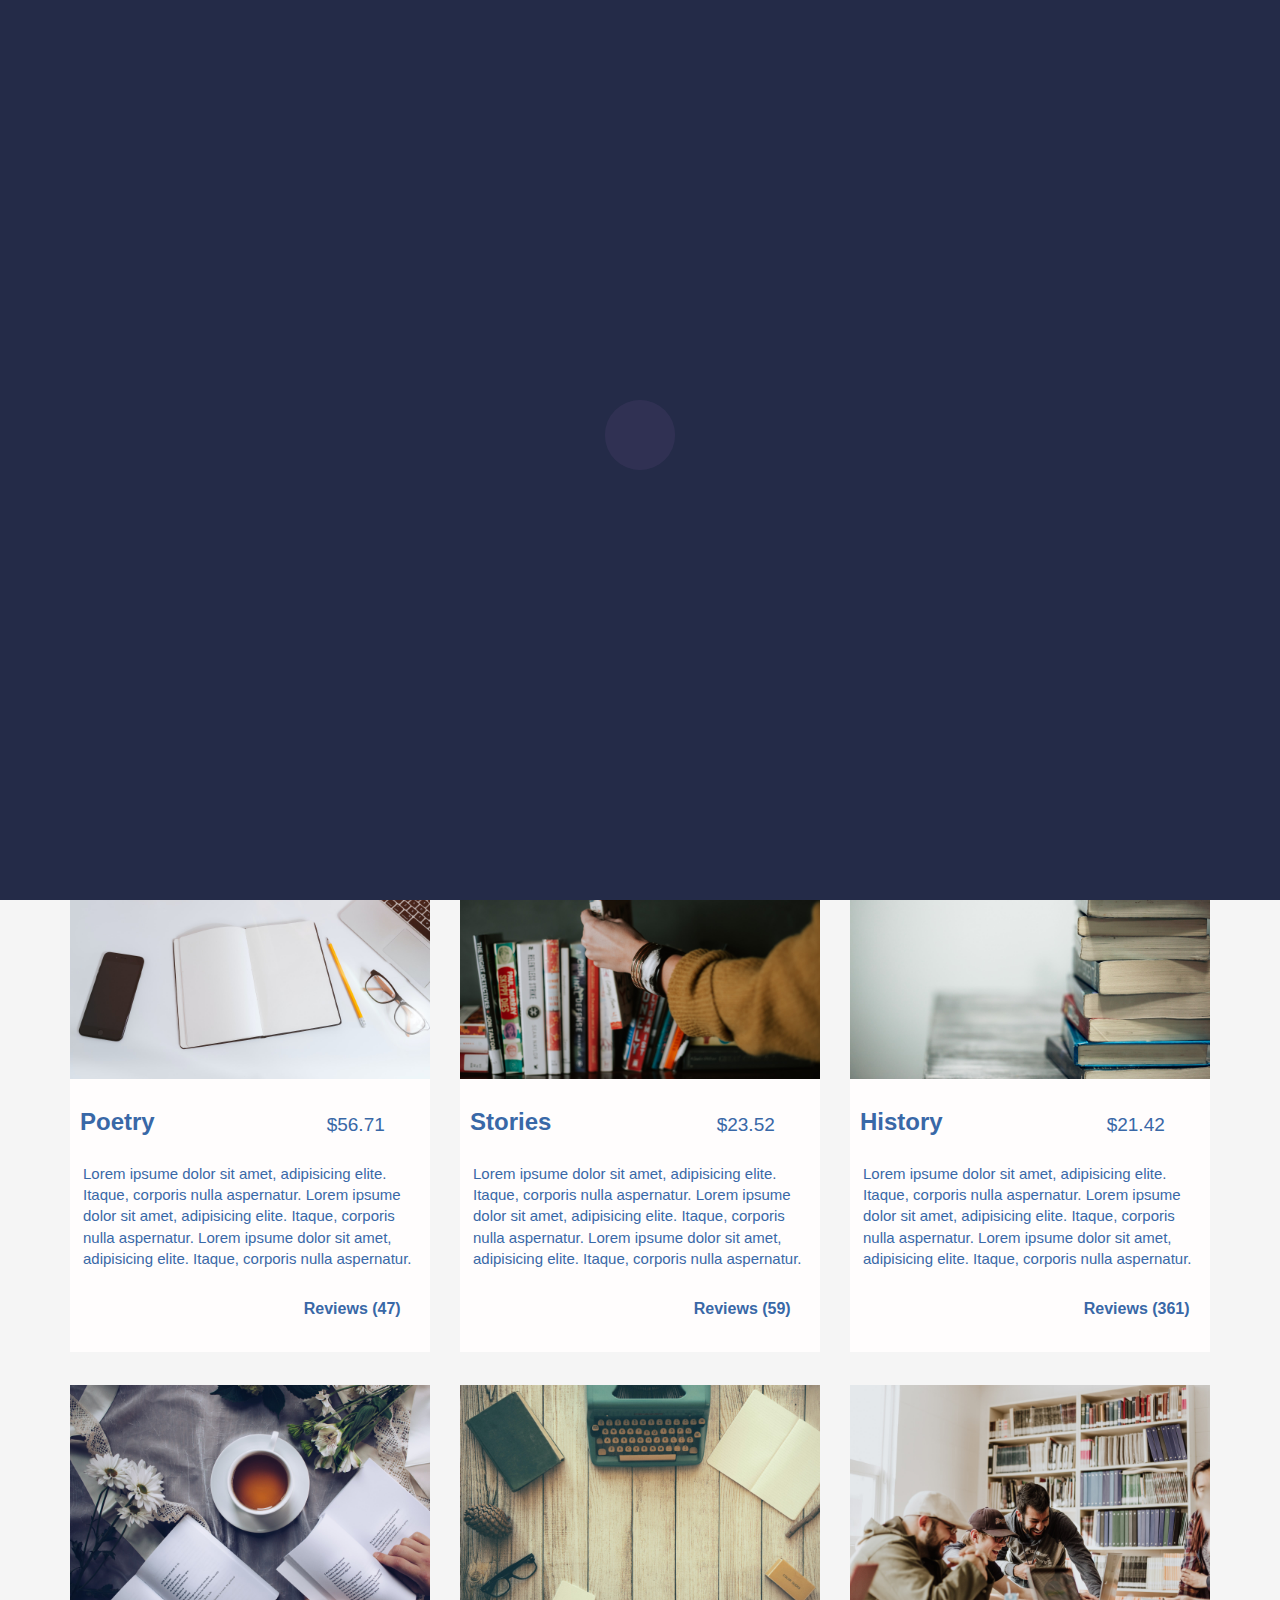
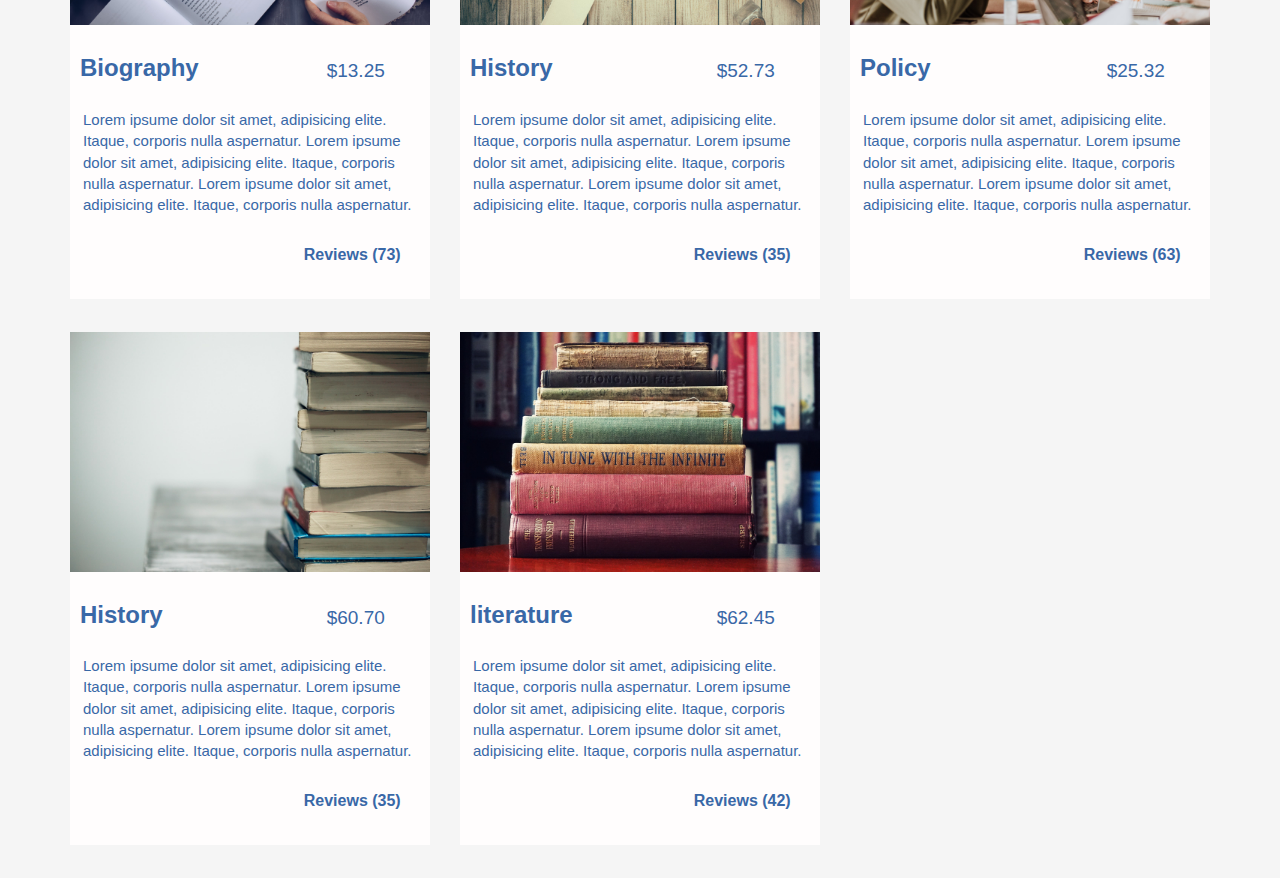
<file: products.html>
<html lang="en"><head>
     <title>Book Sotre</title>
     <meta charset="UTF-8">
    <!-- IE Compatibility Meta -->
     <meta http-equiv="X-UA-Compatible" content="IE=edge">
    <!-- First Mobile Meta -->
     <meta name="viewport" content="width=device-width, initial-scale=1">
     <link rel="stylesheet" href="css/bootstrap.css"><!--بيخلى العناصر شكلها طبيعى جدا ويعملهها بشكل طبيعى -->
     <link rel="stylesheet" href="css/css.css">
     <link rel="stylesheet" href="css/one.css">
     <link rel="stylesheet" href="https://use.fontawesome.com/releases/v5.5.0/css/all.css" integrity="sha384-B4dIYHKNBt8Bc12p+WXckhzcICo0wtJAoU8YZTY5qE0Id1GSseTk6S+L3BlXeVIU" crossorigin="anonymous">
     <!--the fucken code of font awseome-->  <!--the fucken code of font awseome-->
     <!--[if lt IE 9]>
<script src="js/html5shiv.min.js"></script>
<script src="js/respond.min.js"></script>
    <![endif]-->
 </head>
<body>
    <!--opthion box-->
    <section class="option-box">
        <div class="color-option pointer transition">
            <h4 style="">color </h4>
            <ul class="list-unstyled">
                <li></li>
                <li></li>
                <li></li>
                <li></li>
                <li></li>
            </ul>
        </div>
        <i class=" pointer transition fas fa-cogs  fa-3x gear-check " ></i>
        
    </section>
    <!--opthion box-->
    <!--navbar-->
    <div class="nav transition notaion"  style="position: static">
      <div class="cont">
        <div class="row">
           <h2 class="col-lg-4 col-md-6 col-sm-5 "><span>Geddo</span>/Bookstore</h2>
           <ul class="col-lg-5 col-md-6 col-sm-7 col-lg-offset-3">
             <li ><a href="index.html">home</a></li>
             <li class="active"><a href="products.html">Products</a></li>
             <li><a href="about.html">About us</a></li>
             <li><a href="testmonials.index">testmonials</a></li>
             <li><a href="Contact.index">Contact</a></li>

           </ul>
        </div>
      </div>
    </div>
    <div class="above">
        <div class="cont">
          <h1><span>Geddo</span>/Bookstore</h1>
            <div class="toggle " onclick="togglesidebar()">
                <span></span>
                <span></span>
                <span></span>
            </div>
       </div>
    </div>
    <div class="navagation-bar" id="sidebar">
     <div class="slidebar">
      <ul>
          <li><a target="_blank">home</a></li>
          <li><a target="_blank">prodeucts</a></li>
          <li><a target="_blank">about us</a></li>
          <li><a target="_blank">testmonials</a></li>
          <li><a target="_blank">contact</a></li>
      </ul>
     </div>
    </div>
    <div class="clear"></div>
    <!--navbar-->
        <!--product-->
    <!--History Stories Biography literature Biography Poetry Policy novels-->
     <div class="product">
          <div class="cont">
            <div class="up">
                <div class="row">
                  <h3 class="col-lg-9 col-md-9 col-sm-9 col-xs-12">the latest products</h3>
                  <p class=" cursor  col-lg-3 col-md-3 col-sm-3 col-xs-12">view all pruducts</p>
               </div>
              <div class="clear"></div>
              </div>
             <hr>
               <div class="insider">
                 <div class="row">
                  <div class="col-lg-4 col-md-4 col-sm-6 col-xs-12">
                 <div class="inside  ">
               <div class="img1">
                <div class="img2">
                  <img class="img-responsive" src="port/port1.jpg">
                    <div class="hover">
                      <div class="text">
                         see more
                        </div>
                    </div>
                </div>
               </div>
                <div class="top">
                   <div class="row ">
                    <h3 class=" col-md-8 col-xs-9">History</h3>
                    <p class=" col-md-4 col-xs-3">$21.45</p>
                   </div>
                </div>
               <section>Lorem ipsume dolor sit amet, adipisicing elite. Itaque, corporis nulla aspernatur.
                     Lorem ipsume dolor sit amet, adipisicing elite. Itaque, corporis nulla aspernatur.
                     Lorem ipsume dolor sit amet, adipisicing elite. Itaque, corporis nulla aspernatur.</section>
                <div class="down">
                    <div class="row ">
                         <ul class="col-lg-7 col-md-7 col-sm-7 col-xs-9">
                            <i class="fas fa-star"></i>
                            <i class="fas fa-star"></i>
                            <i class="fas fa-star"></i>
                            <i class="fas fa-star-half-alt"></i>
                            <i class="far fa-star"></i>
                         </ul>
                         <p class=" col-lg-5 col-md-5 col-sm-5 col-xs-3 ">Reviews (48)</p>
                    </div>
                </div>
              </div> 
               </div>
                  <div class="col-lg-4 col-md-4 col-sm-6 col-xs-12">
                 <div class="inside  ">
               <div class="img1">
                <div class="img2">
                  <img class="img-responsive" src="port/port2.jpg">
                    <div class="hover">
                      <div class="text">
                         see more
                        </div>
                    </div>
                </div>
               </div>
                <div class="top">
                   <div class="row ">
                    <h3 class=" col-md-8 col-xs-9">literature</h3>
                    <p class=" col-md-4 col-xs-3">$54.02</p>
                   </div>
                </div>
               <section>Lorem ipsume dolor sit amet, adipisicing elite. Itaque, corporis nulla aspernatur.
                     Lorem ipsume dolor sit amet, adipisicing elite. Itaque, corporis nulla aspernatur.
                     Lorem ipsume dolor sit amet, adipisicing elite. Itaque, corporis nulla aspernatur.</section>
                <div class="down">
                    <div class="row ">
                         <ul class="col-lg-7 col-md-7 col-sm-7 col-xs-9">
                            <i class="fas fa-star"></i>
                            <i class="fas fa-star"></i>
                               <i class="fas fa-star-half-alt"></i>
                            <i class="far fa-star"></i>
                          
                            <i class="far fa-star"></i>
                             
                         </ul>
                         <p class=" col-lg-5 col-md-5 col-sm-5 col-xs-3 ">Reviews (94)</p>
                    </div>
                </div>
              </div> 
               </div>
                  <div class="col-lg-4 col-md-4 col-sm-6 col-xs-12">
                 <div class="inside  ">
               <div class="img1">
                <div class="img2">
                  <img class="img-responsive" src="port/port3.jpg">
                    <div class="hover">
                      <div class="text">
                         see more
                        </div>
                    </div>
                </div>
               </div>
                <div class="top">
                   <div class="row ">
                    <h3 class=" col-md-8 col-xs-9">Biography</h3>
                    <p class=" col-md-4 col-xs-3">$57.15</p>
                   </div>
                </div>
               <section>Lorem ipsume dolor sit amet, adipisicing elite. Itaque, corporis nulla aspernatur.
                     Lorem ipsume dolor sit amet, adipisicing elite. Itaque, corporis nulla aspernatur.
                     Lorem ipsume dolor sit amet, adipisicing elite. Itaque, corporis nulla aspernatur.</section>
                <div class="down">
                    <div class="row ">
                         <ul class="col-lg-7 col-md-7 col-sm-7 col-xs-9">
                            <i class="fas fa-star"></i>
                            <i class="fas fa-star"></i>
                            <i class="fas fa-star"></i>
                         <i class="fas fa-star"></i>
                           
                                <i class="fas fa-star-half-alt"></i>
                         </ul>
                         <p class=" col-lg-5 col-md-5 col-sm-5 col-xs-3 ">Reviews (37)</p>
                    </div>
                </div>
              </div> 
               </div>
                  <div class="col-lg-4 col-md-4 col-sm-6 col-xs-12">
                 <div class="inside  ">
               <div class="img1">
                <div class="img2">
                  <img class="img-responsive" src="port/port5.jpg">
                    <div class="hover">
                      <div class="text">
                         see more
                        </div>
                    </div>
                </div>
               </div>
                <div class="top">
                   <div class="row ">
                    <h3 class=" col-md-8 col-xs-9">Poetry</h3>
                    <p class=" col-md-4 col-xs-3">$56.71</p>
                   </div>
                </div>
               <section>Lorem ipsume dolor sit amet, adipisicing elite. Itaque, corporis nulla aspernatur.
                     Lorem ipsume dolor sit amet, adipisicing elite. Itaque, corporis nulla aspernatur.
                     Lorem ipsume dolor sit amet, adipisicing elite. Itaque, corporis nulla aspernatur.</section>
                <div class="down">
                    <div class="row ">
                         <ul class="col-lg-7 col-md-7 col-sm-7 col-xs-9">
                            <i class="fas fa-star"></i>
                            <i class="fas fa-star"></i>
                              <i class="fas fa-star-half-alt"></i>
                           <i class="far fa-star"></i>
                           
                            <i class="far fa-star"></i>
                         </ul>
                         <p class=" col-lg-5 col-md-5 col-sm-5 col-xs-3 ">Reviews (47)</p>
                    </div>
                </div>
              </div> 
               </div>
                  <div class="col-lg-4 col-md-4 col-sm-6 col-xs-12">
                 <div class="inside  ">
               <div class="img1">
                <div class="img2">
                  <img class="img-responsive" src="port/port7.jpg">
                    <div class="hover">
                      <div class="text">
                         see more
                        </div>
                    </div>
                </div>
               </div>
                <div class="top">
                   <div class="row ">
                    <h3 class=" col-md-8 col-xs-9">Stories</h3>
                    <p class=" col-md-4 col-xs-3">$23.52</p>
                   </div>
                </div>
               <section>Lorem ipsume dolor sit amet, adipisicing elite. Itaque, corporis nulla aspernatur.
                     Lorem ipsume dolor sit amet, adipisicing elite. Itaque, corporis nulla aspernatur.
                     Lorem ipsume dolor sit amet, adipisicing elite. Itaque, corporis nulla aspernatur.</section>
                <div class="down">
                    <div class="row ">
                         <ul class="col-lg-7 col-md-7 col-sm-7 col-xs-9">
                            <i class="fas fa-star"></i>
                            <i class="fas fa-star"></i>
                            <i class="fas fa-star"></i>
                           
                            <i class="far fa-star"></i>
                              <i class="fas fa-star-half-alt"></i>
                         </ul>
                         <p class=" col-lg-5 col-md-5 col-sm-5 col-xs-3 ">Reviews (59)</p>
                    </div>
                </div>
              </div> 
               </div>
                  <div class="col-lg-4 col-md-4 col-sm-6 col-xs-12">
                 <div class="inside  ">
               <div class="img1">
                <div class="img2">
                  <img class="img-responsive" src="port/port8.jpg">
                    <div class="hover">
                      <div class="text">
                         see more
                        </div>
                    </div>
                </div>
               </div>
                <div class="top">
                   <div class="row ">
                    <h3 class=" col-md-8 col-xs-9">History</h3>
                    <p class=" col-md-4 col-xs-3">$21.42</p>
                   </div>
                </div>
               <section>Lorem ipsume dolor sit amet, adipisicing elite. Itaque, corporis nulla aspernatur.
                     Lorem ipsume dolor sit amet, adipisicing elite. Itaque, corporis nulla aspernatur.
                     Lorem ipsume dolor sit amet, adipisicing elite. Itaque, corporis nulla aspernatur.</section>
                <div class="down">
                    <div class="row ">
                         <ul class="col-lg-7 col-md-7 col-sm-7 col-xs-9">
                            <i class="fas fa-star"></i>
                            <i class="fas fa-star"></i>
                              <i class="fas fa-star-half-alt"></i>
                              <i class="far fa-star"></i>
                            
                            <i class="far fa-star"></i>
                         </ul>
                         <p class=" col-lg-5 col-md-5 col-sm-5 col-xs-3 ">Reviews (361)</p>
                    </div>
                </div>
              </div> 
               </div>
                  <div class="col-lg-4 col-md-4 col-sm-6 col-xs-12">
                 <div class="inside  ">
               <div class="img1">
                <div class="img2">
                  <img class="img-responsive" src="port/port1.jpg">
                    <div class="hover">
                      <div class="text">
                         see more
                        </div>
                    </div>
                </div>
               </div>
                <div class="top">
                   <div class="row ">
                    <h3 class=" col-md-8 col-xs-9">Biography</h3>
                    <p class=" col-md-4 col-xs-3">$13.25</p>
                   </div>
                </div>
               <section>Lorem ipsume dolor sit amet, adipisicing elite. Itaque, corporis nulla aspernatur.
                     Lorem ipsume dolor sit amet, adipisicing elite. Itaque, corporis nulla aspernatur.
                     Lorem ipsume dolor sit amet, adipisicing elite. Itaque, corporis nulla aspernatur.</section>
                <div class="down">
                    <div class="row ">
                         <ul class="col-lg-7 col-md-7 col-sm-7 col-xs-9">
                            <i class="fas fa-star"></i>
                            <i class="fas fa-star"></i>
                            <i class="fas fa-star"></i>
                            <i class="far fa-star"></i>
                              <i class="fas fa-star-half-alt"></i>
                         </ul>
                         <p class=" col-lg-5 col-md-5 col-sm-5 col-xs-3 ">Reviews (73)</p>
                    </div>
                </div>
              </div> 
               </div>
                  <div class="col-lg-4 col-md-4 col-sm-6 col-xs-12">
                 <div class="inside  ">
               <div class="img1">
                <div class="img2">
                  <img class="img-responsive" src="port/port9.jpg">
                    <div class="hover">
                      <div class="text">
                         see more
                        </div>
                    </div>
                </div>
               </div>
                <div class="top">
                   <div class="row ">
                    <h3 class=" col-md-8 col-xs-9">History</h3>
                    <p class=" col-md-4 col-xs-3">$52.73</p>
                   </div>
                </div>
               <section>Lorem ipsume dolor sit amet, adipisicing elite. Itaque, corporis nulla aspernatur.
                     Lorem ipsume dolor sit amet, adipisicing elite. Itaque, corporis nulla aspernatur.
                     Lorem ipsume dolor sit amet, adipisicing elite. Itaque, corporis nulla aspernatur.</section>
                <div class="down">
                    <div class="row ">
                         <ul class="col-lg-7 col-md-7 col-sm-7 col-xs-9">
                            <i class="fas fa-star"></i>
                               <i class="fas fa-star-half-alt"></i>
                          <i class="far fa-star"></i>
                          <i class="far fa-star"></i>
                             <i class="far fa-star"></i>
                          
                            
                         </ul>
                         <p class=" col-lg-5 col-md-5 col-sm-5 col-xs-3 ">Reviews (35)</p>
                    </div>
                </div>
              </div> 
               </div>
                  <div class="col-lg-4 col-md-4 col-sm-6 col-xs-12 hidden-sm">
                 <div class="inside  ">
               <div class="img1">
                <div class="img2">
                  <img class="img-responsive" src="port/port10.jpg">
                    <div class="hover">
                      <div class="text">
                         see more
                        </div>
                    </div>
                </div>
               </div>
                <div class="top">
                   <div class="row ">
                    <h3 class=" col-md-8 col-xs-9">Policy</h3>
                    <p class=" col-md-4 col-xs-3">$25.32</p>
                   </div>
                </div>
               <section>Lorem ipsume dolor sit amet, adipisicing elite. Itaque, corporis nulla aspernatur.
                     Lorem ipsume dolor sit amet, adipisicing elite. Itaque, corporis nulla aspernatur.
                     Lorem ipsume dolor sit amet, adipisicing elite. Itaque, corporis nulla aspernatur.</section>
                <div class="down">
                    <div class="row ">
                         <ul class="col-lg-7 col-md-7 col-sm-7 col-xs-9">
                            <i class="fas fa-star"></i>
                            <i class="fas fa-star"></i>
                            <i class="fas fa-star"></i>
                          
                            <i class="far fa-star"></i>
                               <i class="fas fa-star-half-alt"></i>
                         </ul>
                         <p class=" col-lg-5 col-md-5 col-sm-5 col-xs-3 ">Reviews (63)</p>
                    </div>
                </div>
              </div> 
               </div>
                  <div class="col-lg-4 col-md-4 col-sm-6 col-xs-12">
                 <div class="inside  ">
               <div class="img1">
                <div class="img2">
                  <img class="img-responsive" src="port/port8.jpg">
                    <div class="hover">
                      <div class="text">
                         see more
                        </div>
                    </div>
                </div>
               </div>
                <div class="top">
                   <div class="row ">
                    <h3 class=" col-md-8 col-xs-9">History</h3>
                    <p class=" col-md-4 col-xs-3">$60.70</p>
                   </div>
                </div>
               <section>Lorem ipsume dolor sit amet, adipisicing elite. Itaque, corporis nulla aspernatur.
                     Lorem ipsume dolor sit amet, adipisicing elite. Itaque, corporis nulla aspernatur.
                     Lorem ipsume dolor sit amet, adipisicing elite. Itaque, corporis nulla aspernatur.</section>
                <div class="down">
                    <div class="row ">
                         <ul class="col-lg-7 col-md-7 col-sm-7 col-xs-9">
                            <i class="fas fa-star"></i>
                            <i class="fas fa-star"></i>
                            <i class="fas fa-star-half-alt"></i>
                            <i class="far fa-star"></i>
                              <i class="far fa-star"></i>
                         </ul>
                         <p class=" col-lg-5 col-md-5 col-sm-5 col-xs-3 ">Reviews (35)</p>
                    </div>
                </div>
              </div> 
               </div>
                  <div class="col-lg-4 col-md-4 col-sm-6 col-xs-12">
                 <div class="inside  ">
               <div class="img1">
                <div class="img2">
                  <img class="img-responsive" src="port/port12.jpg">
                    <div class="hover">
                      <div class="text">
                         see more
                        </div>
                    </div>
                </div>
               </div>
                <div class="top">
                   <div class="row ">
                    <h3 class=" col-md-8 col-xs-9">literature</h3>
                    <p class=" col-md-4 col-xs-3">$62.45</p>
                   </div>
                </div>
               <section>Lorem ipsume dolor sit amet, adipisicing elite. Itaque, corporis nulla aspernatur.
                     Lorem ipsume dolor sit amet, adipisicing elite. Itaque, corporis nulla aspernatur.
                     Lorem ipsume dolor sit amet, adipisicing elite. Itaque, corporis nulla aspernatur.</section>
                <div class="down">
                    <div class="row ">
                         <ul class="col-lg-7 col-md-7 col-sm-7 col-xs-9">
                            <i class="fas fa-star"></i>
                            <i class="fas fa-star"></i>
                            <i class="fas fa-star"></i>
                            <i class="fas fa-star-half-alt"></i>
                            <i class="far fa-star"></i>
                         </ul>
                         <p class=" col-lg-5 col-md-5 col-sm-5 col-xs-3 ">Reviews (42)</p>
                    </div>
                </div>
              </div> 
               </div>
                </div> 
            </div>
          </div>
     </div>
    <!--product-->
        <section class="overlay-position align-center">
        <div class="spinner">
            <div class="double-bounce-1"></div>
            <div class="double-bounce-2"></div>
        </div>
    </section>
   <script src="js/jquery-1.11.1.min.js"></script>
    <script src="js/plugins.js"></script>
    <script src="js/bootstrap.js"></script>
    <script src="js/wow.min.js"></script>
    <script>new WOW().init();</script>

</body>
</html>
</file>
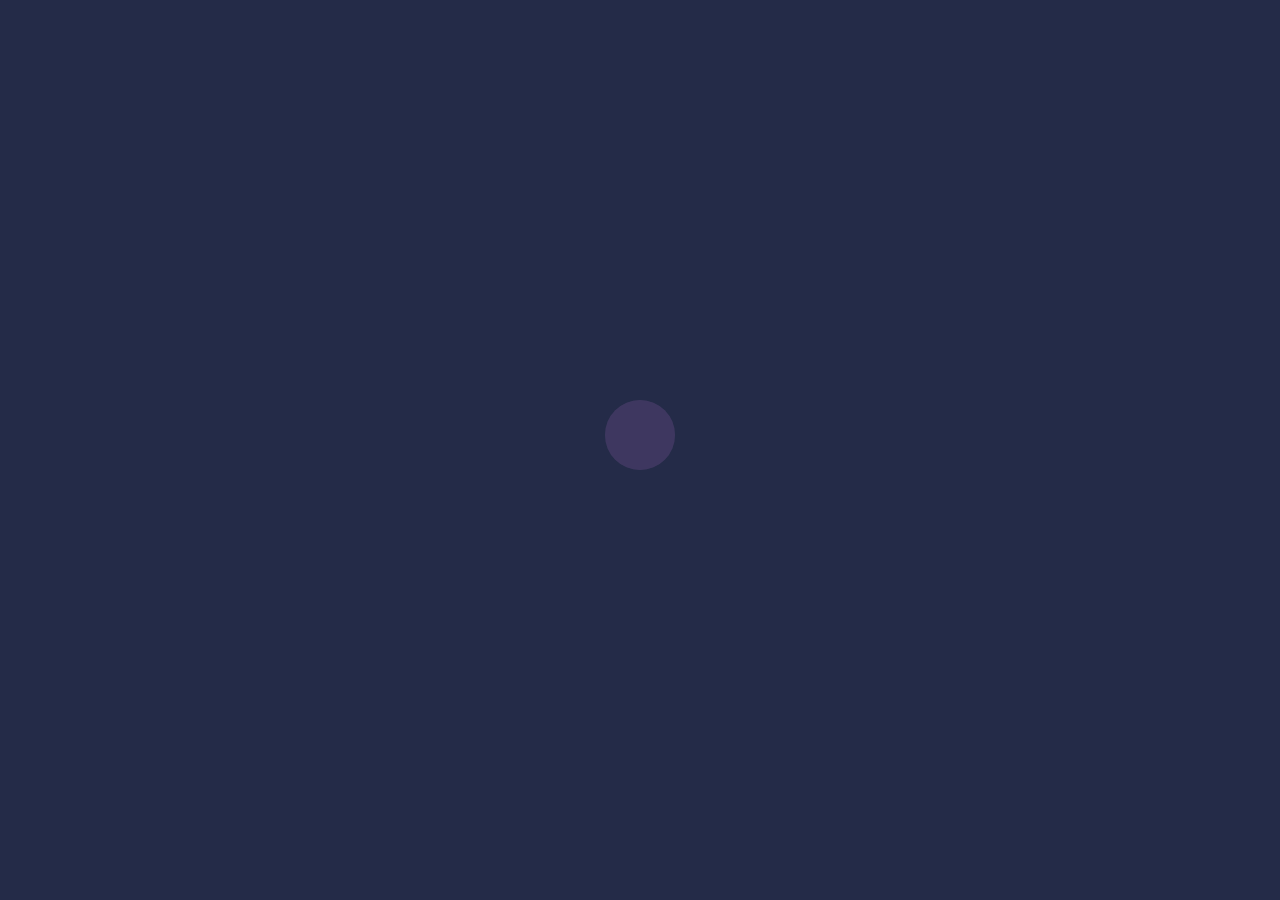
<file: testmonials.html>
<html lang="en"><head>
     <title>Book Sotre</title>
     <meta charset="UTF-8">
    <!-- IE Compatibility Meta -->
     <meta http-equiv="X-UA-Compatible" content="IE=edge">
    <!-- First Mobile Meta -->
     <meta name="viewport" content="width=device-width, initial-scale=1">
     <link rel="stylesheet" href="css/bootstrap.css"><!--بيخلى العناصر شكلها طبيعى جدا ويعملهها بشكل طبيعى -->
     <link rel="stylesheet" href="css/css.css">
          <link rel="stylesheet" href="css/one.css">
          <!--<link rel="stylesheet" href="css/one.css">-->
    
     <link rel="stylesheet" href="https://use.fontawesome.com/releases/v5.5.0/css/all.css" integrity="sha384-B4dIYHKNBt8Bc12p+WXckhzcICo0wtJAoU8YZTY5qE0Id1GSseTk6S+L3BlXeVIU" crossorigin="anonymous">
     <!--the fucken code of font awseome-->  <!--the fucken code of font awseome-->
     <!--[if lt IE 9]>
<script src="js/html5shiv.min.js"></script>
<script src="js/respond.min.js"></script>
    <![endif]-->
 </head>
<body>
    <!--opthion box-->
    <section class="option-box">
        <div class="color-option pointer transition">
            <h4 style="">color </h4>
            <ul class="list-unstyled">
                <li></li>
                <li></li>
                <li></li>
                <li></li>
                <li></li>
            </ul>
        </div>
        <i class=" pointer transition fas fa-cogs  fa-3x gear-check " ></i>
        
    </section>
    <!--opthion box-->
    <!--navbar-->
    <div class="nav transition notaion"  style="position: static">
      <div class="cont">
        <div class="row">
           <h2 class="col-lg-4 col-md-6 col-sm-5 "><span>Geddo</span>/Bookstore</h2>
           <ul class="col-lg-5 col-md-6 col-sm-7 col-lg-offset-3">
             <li ><a href="index.html">home</a></li>
             <li><a href="products.html">Products</a></li>
             <li ><a href="about.html">About as</a></li>
             <li class="active"><a href="testmonials.html">testmonials</a></li>
             <li><a href="Contact.html">Contact</a></li>

           </ul>
        </div>
      </div>
    </div>
    <div class="above">
        <div class="cont">
          <h1><span>Geddo</span>/Bookstore</h1>
            <div class="toggle " onclick="togglesidebar()">
                <span></span>
                <span></span>
                <span></span>
            </div>
       </div>
    </div>
    <div class="navagation-bar" id="sidebar">
     <div class="slidebar">
      <ul>
          <li><a target="_blank">home</a></li>
          <li><a target="_blank">prodeucts</a></li>
          <li><a target="_blank">about us</a></li>
          <li><a target="_blank">testmonials</a></li>
          <li><a target="_blank">contact</a></li>
      </ul>
     </div>
    </div>
    <div class="clear"></div>
    <!--navbar-->
    <div class="centerh3">
       <h2>testimonials and opinions</h2>
      </div>
    <div class="serv">
    <div class="testmonials">
        <div id="myslide"class="carousel slide "data-ride="carousel">
        <div class="carousel-inner">
            
            <div class="item active">
              <img src="test/1.jpg" class="img-responsive" alt="Pic 1">
              <div class="overagain">
                               <div class="textagain1">
                                   <p>website. Contact us for more info.Contact us<br> for more info. Contact us for more info. Contact us for more info.<br> Contact us for more info. Contact us for more info.</p>
                               </div>
                          </div>
            </div>
            
            <div class="item">
            <img src="test/2.jpg" class="img-responsive" alt="Pic 1">
              <div class="overagain">
                               <div class="textagain1">
                                   <p>website. Contact us for more info.Contact us<br> for more info. Contact us for more info. Contact us for more info.<br> Contact us for more info. Contact us for more info.</p>
                               </div>
                          </div>
            </div>
            
            <div class="item">
             <img src="test/3.jpg" class="img-responsive" alt="Pic 1">
              <div class="overagain">
                               <div class="textagain1">
                                   <p>website. Contact us for more info.Contact us<br> for more info. Contact us for more info. Contact us for more info.<br> Contact us for more info. Contact us for more info.</p>
                               </div>
                          </div>
            </div>
            
            <div class="item">
         <img src="test/4.jpg" class="img-responsive" alt="Pic 1">
              <div class="overagain">
                               <div class="textagain1">
                                   <p>website. Contact us for more info.Contact us<br> for more info. Contact us for more info. Contact us for more info.<br> Contact us for more info. Contact us for more info.</p>
                               </div>
                          </div>
            </div>
            
          </div>
          <a class="left carousel-control" href="#myslide" role="button" data-slide="prev">
            <i class="fas fa-chevron-left"></i>
          </a>
          <a class="right carousel-control" href="#myslide" role="button" data-slide="next">
            <i class="fas fa-chevron-right"></i>
          </a>
        </div> 
    </div>
</div>

 <section class="overlay-position align-center">
        <div class="spinner">
            <div class="double-bounce-1"></div>
            <div class="double-bounce-2"></div>
        </div>
    </section>
   <script src="js/jquery-1.11.1.min.js"></script>
    <script src="js/plugins.js"></script>
    <script src="js/bootstrap.js"></script>
    <script src="js/wow.min.js"></script>
    <script>new WOW().init();</script>

</body>
</html>
</file>
<file: css/css.css>
/*basic*/
* {
    box-sizing:border-box;
    margin:0;
    padding:0;
    list-style:none;
    text-decoration:none;
}
body {
    background-color: #f5f5f5;
    font-family: -apple-system,BlinkMacSystemFont,"Segoe UI",Roboto,"Helvetica Neue",Arial,sans-serif,"Apple Color Emoji","Segoe UI Emoji","Segoe UI Symbol","Noto Color Emoji";
    font-weight: 100;
    overflow:hidden
}
html {
    scroll-behavior: smooth
}
.cont {
    margin: auto;
    padding-right:15px;
    padding-left:15px;
}
/*basic*/
/*.option-box*/
.option-box {top:70px;left:0;z-index: 9999;}
.color-option {width: 200px;right: -198px;}
.color-option.right {right:0px}

.color-option,
.option-box .color-option h4,
.nav ul li{
     float: left;
}
.option-box .color-option h4{
    padding-left: 10px;
}
.color-option ul{
     padding-top: 12px;
}
.nav ul,
.color-option ul { float: right;}
.color-option ul li {
    width: 20px;
    height: 20px;
    display: inline-block;
    background-color: rgb(116 85 119);
    margin-right: 3px;
}
.option-box .gear-check {right: -270px;height: 53px;}
.option-box .gear-check.right {right:-70px}
/*.option-box*/
/*nav*/
.nav {
    background: none;
    overflow:hidden;
    z-index: 10;
    width:100%;
    display:block;
}
.nav.notaion{background: #553758;}
.nav h2 span {color:white;}
.nav ul {
    overflow:hidden;
    padding-top: 32px;
}
.nav ul li {
    padding-right: 34px;
    font-size: 17px;
    list-style: none;
    text-transform: capitalize;
    cursor:pointer;
    font-weight:800;
}
.nav ul li.active{
    background-color: #23627b;
border-radius: 10px;
margin-right: 12px;
}
.nav ul li a {
    transition: color 1s ease;
    text-decoration: none;
}
.nav ul li a:hover {
    color: #fff;
}
.nav ul li::after {
    content: "";
    width: 40px;
    height: 2px;
    display: block;
    background: #8081bd;
    transition: all 1s ease;
    transform-style: preserve-3d;
    margin: 4px auto;
}
.nav ul li:hover::after {
    animation:noway 1s 1;
}
@keyframes noway {
    0% {width:0px}
    100% {width:40px}
}
/*nav*/

/*navagation*/
.above {
    overflow: hidden;
    width: 100%;
    display:none;
}
.above h1 {
    text-transform: capitalize;
    float:left;
}
.above h1 span {
    color:white;
}
.above .toggle {
    margin-top: 17px;
    float:right;
}
.above .toggle span{
    display: block;
    width: 35px;
    height: 5px;
    margin-top: 6px;
    cursor:pointer;
    transition:all .5s ease;
}
.above .toggle:hover span{
    background-color:#ca77f5;
}
.navagation-bar {
    height: 0px;
    transition: all .5s ease;
    z-index: 10;
    transform-style:preserve-3d;
    display:none;
}
.navagation-bar .slidebar {
    width: 100%;
    text-align: center;
}
.navagation-bar.uppx {
    height:206px;
    animation:easeinm .5s 1
}
@keyframes easeinm {
    0%{
        height:0px
    }
    100%{
        height:200px
    }
}
.navagation-bar .slidebar ul li{
    padding: 10px 35px 10px 35px;
    border-bottom: 1px solid #000;
    border-top: 1px solid #000;
    cursor: pointer;
    transition: background .4s ease;
    text-transform: capitalize;
}
.navagation-bar .slidebar ul li a {
    color:#fff;
}
.navagation-bar .slidebar ul li:hover a {
    color:#f9f;
}
.navagation-bar .slidebar ul li:hover{
    background: #3a2940;
    color: #fff;
}
@media (min-width:320px) and (max-width:767px){
    .above {
        display:block !important;
    }
    .navagation-bar  {
        display:block !important;
    }
    .above {
        height: 60px;
    }
    .above h1 {
        font-size:20px;
    }
    .above .toggle {
    margin-top: 8px;
    }
    .nav {
        display:none!important;
    }
}
@media (min-width:768px) and (max-width:991px){
    .nav h1 {
        font-size:27px
    }
    .nav ul {
        padding-top:28px 
    }
    .nav ul li {
        padding-right: 23px;
        font-size: 13px;
    }
   
}
@media (min-width:991px) {
    .nav ul li {
    padding-right: 29px;
    font-size: 15px
    }
    .nav ul {
    padding-top:10px
    }
    
}
/*navagation*/

/*slider*/

.slider1 {
    height: 820px;
    background-image: url(../back/back1.jpg);
   
}
.slider1 .imego {
    background-color:#492f2f8f;
    top:0;
    left:0;
    width:100%;
    height:100%;
    color:#fff;
}
.slider1 .sliderin {
    position: absolute;
    top:35%;
}
.slider1 .sliderin span:first-child {
    font-size: 20px;
    font-weight: 500;
    text-transform: capitalize;
}
.slider1 .sliderin span:first-child::after {width: 145px;}
.slider1 .sliderin span:last-child::after {width: 512px;}
.slider1 .sliderin span:first-child::after,
.slider1 .sliderin span:last-child::after {
    content: "";
    position: absolute;
    height: 3px;
    display: block;
    margin-top: 4px;
}
.slider1 .sliderin h1 {
    font-weight: 100;
    padding-top: 17px;
    padding-bottom: 17px;
    font-size: 37px;
}
.slider1 .sliderin span:last-child {
    font-size: 17px;
    font-weight: 500;
    text-transform: capitalize;
    display:block;
}
.slider1 .sliderin span:last-child::after{
   content: "";
    position: absolute;
    width: 512px;
    height: 3px;
    display: block;
    margin-top: 4px;
}
.slider1 button {
    position: absolute;
    top: 521px;
    margin-left: 39%;
}
.slider1 button:hover {
   background-color: #726e9aa3;
    color:#000;
}
/*.slider1 .sliderin.onload*/
@media (min-width:320px) and (max-width:767px) {
    .slider1 .sliderin h1 {
        font-size:20px;
    }
    .slider1  button {
        margin-left: 0px;
    }
    .slider1 .sliderin span:last-child::after{
        width: 300px;
    }
    .slider1 .sliderin span:first-child,
    .slider1 .sliderin span:last-child {
        font-size: 14px;
        
    }
    .slider1 button {
        font-size: 17px;
    }
    
}/*mob and tablets screen*/
@media (min-width:768px) and (max-width:991px) {
    .slider1 button {
        margin-left: 0%;
        margin-top: 0px;
        top: 64%;
    }
    .slider1 h1 {
        font-size:25px!important;
    }
}
@media (min-width:992px)  {
    .slider1 {
         height: 920px !important
    }
    .slider1 button {
        margin-top:55px;
    }
   
}
/*slider*/

/*product*/
.product {
    overflow:hidden;
    margin-top:60px;
}
.product .up {
    overflow: hidden;
}
.product .up h3 {
    text-transform: capitalize;
    font-size: 24px;
    font-weight: 600;
}
.product .up p {
    font-size: 18px;
    font-weight: 400;
    margin-top:15px
}
.product .up p::after {
    content: "";
    width: 12px;
    height: 12px;
    display: block;
    margin-top: -20px;
    margin-left: 141px;
    transform: rotate(46deg);
    right: 75px;
    top: 862px;
    border: 3px solid #5269b6;
    border-bottom: none;
    border-left: none;
     transition:all .4s linear;
}
.product  hr {
    margin-bottom: 52px;
    height: 1px;
}

.product .insider {
    float: left;
    overflow: hidden;
}
.product .insider .inside {
    background: #fffdfd;
    margin-bottom: 33px;
}
.product .insider .inside .img1 {
    overflow:hidden;
    cursor: pointer;
}
.product .insider .inside .img1 .img2 {
    overflow:hidden;
    position: relative;
}
.product .insider .inside .img1 .img2 img {
    height: auto;
    transform-style:preserve-3d;
    transition:all 1s ease;
    
}
.product .insider .inside .img1 .img2:hover img {
    transform:scale(1.5)
}

.product .insider .inside .img1 .img2 .hover {
    bottom: 0;
    left: 0;
    right: 0;
    background-color: #56445f;
    overflow: hidden;
    width: 100%;
    height: 0%;
    transition: .2s ease; 
} 
.product .insider .inside .img1 .img2:hover .hover {
    animation:noto 1s 1;
    transform-style:preserve-3d;
     height: 18%;
}
@keyframes noto {
    0%{
        height: 0%;
    }
    100 {
        height: 20%;
    }
}
.product .insider .inside .img1 .img2 .hover .text {
      font-size: 20px;
      top: 50%;
      left: 50%;
      transform: translate(-50%, -50%);
      text-align: center;
      font-style: italic;
}
.product .insider .inside .top {overflow: hidden;}
.product .insider .inside .top h3 {font-weight: 600;}
.product .insider .inside .top p {
    font-size: 19px;
    font-weight: 400;
    padding-top: 19px;
}
.product .insider .inside section {
    font-weight: 200;
    padding-left: 13px;
    font-size: 15px;
    padding-right: 17px;
}
.product .insider .inside .down {
    overflow: hidden;
    margin-top: 25px;
    padding-left: 15px;
    padding-bottom: 19px;
}
.product .insider .inside .down ul {
    cursor: pointer;
    margin-top:5px;
    transition: all .2s ease;
    opacity:.5
}
.product .insider .inside .down ul:hover {opacity:1}
.product .insider .inside .down ul i{font-size: 18px;}
.product .insider .inside .down p {
    font-size: 16px;
    cursor: pointer;
    transition: all .2s ease;
    font-weight: 600;
}
.product .insider .inside .down p:hover {color:#010101;}
@media (min-width:320px) and (max-width:767px) {
    .product .up h3 {
        font-size:20px;
    }
    .product  hr {
        width: 85%;
    } 
    .product .insider .inside .top{
        padding-top: 0px;
    }
    .product .insider .inside .down p {
       
         font-size: 15px;
    }
}
/*product*/
/*about*/
.about {
    margin-top:100px;
    overflow:hidden
}
.about .left {
    text-align:left;
    overflow:hidden;
}
.about .left.center{
    text-align: center;
}
.about h2 {
    color: #d02ac3;
    text-transform: capitalize;
    font-size: 34px;
    font-weight: 400;
    text-align: center;
}
.about hr {
   margin: 25px auto;
    color: #f00;
    height: 1px;
    background: #d4cdcd75;
    width: 50%;
}
.about .left a {
    text-decoration: none;
    text-transform: capitalize;
    color: #7171ba;
    transition: all 1s ease;
    display: block;
    padding-top: 10px;
    cursor: pointer;
    font-size: 20px;
}
.about .left a:hover {
    color:#2b2b33;
}
.about .left p {
    font-weight: 100;
    color: #ab9393;
    padding-top: 10px;
    display: block;
    font-size: 17px;
    padding-right: 112px;
}
.about .left ul {
    overflow:hidden;
    padding-top:10px;
}
.about .left ul li {
    display: block;
    padding-top:10px;
    
}
.about .left ul li::before {
    content: "";
    width: 7px;
    height: 7px;
    border-radius: 100%;
    background: #a1b2ca;
    display: inline-block;
    margin-right: 10px;
}
.about .left button {
    color: #fff;
    outline: none;
    padding: 8px 25px 8px 25px;
    margin-top: 20px;
    cursor: pointer;
    font-size: 20px;
    font-family: cursive;
    border-radius: 4px;
    border: 1px solid #865454;
    background: #45395af2;
    transition: all 1s ease;
    text-transform: capitalize;
}
.about .left button:hover {
   background-color: #51446596;
    color: #ffffff;
}

.about .right {
     width:40%;
    margin-top:13px;
}
.about .right .usimg {

    overflow:hidden;
}
.about .right .usimg img {
    transition:all .4s linear;
    cursor:pointer;
    transform-style:preserve-3d;
}
.about .right .usimg img:hover {
    
    transform:scale(2);
}

.havall {
    overflow:hidden;
    background-color:#fff;
    margin-top: 100px;
}
.havall .aboutus{
    overflow: hidden;
    position: relative;
    cursor:pointer;
    height:268px
}
.havall .aboutus .iamback {
    background: #3d2f4c7d;
    width:100%;
    height:100%;
    bottom:0;
    left:0;
    top:0;
    position:absolute;
}
.havall .aboutus .iamback img{
    height:100%;
    width: 100%;
}
.havall .aboutus .overagain {
    width: 100%;
    height: 100%;
    background-color: #313346;
    top: 0;
    left: 0;
    border: 0;
    text-align: center;
    transition:all .5s ease;
    opacity: 0;
}
.havall .aboutus .textagain1 {
    margin-top: 113px;
    color: #fff;
}
.havall .aboutus .overagain span:first-child{
     display: block;
    font-size: 50px;
    padding-bottom:10px
}
.havall .aboutus:hover  .overagain {
         opacity: .7;
}
.havall .h4para {
    text-align: center;
   
}
.havall .h4para h2 {
    color:#47476b;
    padding-bottom: 15px;
margin-top: 50px;
}
.havall .h4para p {
    padding-left: 6%;
    padding-right: 6%;
    font-size: 20px;
    opacity: .5;
}
.about .team-work {
    overflow: hidden;
    background: white;
    margin: auto;
    padding: 0px 30px 0px 30px;
}
.about .team-work .h1{
    padding-bottom: 91px;
    color: #71466c;
    text-transform: capitalize;
    text-align: center;
   
}
.about .team-work .h1 h3{
     font-size:24px
}
.about .team-work .team-0 {
    overflow: hidden;
    margin-bottom: 55px;
}
.about .team-work .team-0 .borderimg {
    overflow:hidden;
    border:1px solid #ddd;
}
.about .team-work .team-0 .borderimg img{
    padding: 12px;
}
.about .team-work .team-0 .h3para {
     overflow: hidden;
     margin-top: -23px;
     height:176px;
     transition:all .2s ease;
}
.about .team-work .team-0 .h3para.active{
     height:263px;
}
.about .team-work .team-0 .h3para.active2 {
    height: 227px;
}
.about .team-work .team-0 .h3para.active3{
    height:232px;
}
.about .team-work .team-0 .h3para h3 {
    font-size: 26px;
    color: #71466c;
    text-transform: capitalize;
}
.about .team-work .team-0 .h3para p{
    line-height: 1.5em;
    opacity: .5;
}
.about .team-work .team-0 .h3para button{
    border: none;
    background: none;
    pointer-events: all;
    font-size: 20px;
    color: #f51be4;
    font-weight: 400;
    display:block;
    transition:all .2s ease;
    outline: none;
}
.about .team-work .team-0 .h3para button:hover{
color:#6f2d6a;
    
}
.about .team-work .team-0 .skills-progress {
    margin-top:-10px;
}
.about .team-work .team-0 .skills-progress .progress .progress-bar-success{
    background-color:#5b257980;
    text-align: right;
}
@media (min-width:320px) and (max-width:767px) {
    .about .left button {
        margin:auto;
        margin-top:35px
    }
    .about .left p {
        padding-right:13px
    }
    .about .right {
        margin-top:55px !important;
    }

    .havall .aboutus .textagain1 {
    margin-top: 17%;
    }
    .havall .h4para p {
        padding-left: 5%;
        padding-right: 5%;
        font-size: 17px;
    }
    .havall {
        height:500px;
    }
    .team-0 {
        margin-bottom: 50px;
        margin-right: 0px;
    }
    .h3para {
        padding-top: 20px;
    } 
    .about .team-work .h1 {
        padding-bottom: 60px;
    }
}
@media (min-width:768px) and (max-width:991px) {
    .about .team-work .team-0 {
        margin-right: 0px;
    }
    .about .team-work .team-0 .h3para {
        padding-top:10px !important;
        height: 210px
    }
    .about .havall .aboutus {
        height: 365px !important;
    }
    .about .left p {
        padding-right:0px;
    }
    .about .team-work {
        padding: 0px 20px 0px 20px !important;
    }
}
@media (min-width:992px) and (max-width:1200px) {
    .about .team-work .h1 h3{
        padding-bottom: 60px;
        font-size:20px !important;
    }
    .about .team-work .team-0 .h3para {
        height:201px ;
    }
    .about .team-work .team-0  {
        margin-right:50px !important;
    }
    .about .team-work .team-0 .h3para {
        padding-top:25px !important;
    }
    .about .team-work {
        padding: 0px 20px 0px 20px !important;
    }
}
@media (min-width:320px) and (max-width:1200px) {
    .prog {
    margin-top:30px;
    }
}
/*about*/

.centerh3 {
    color: #3d2f4c9e;
    margin-top: 100px;
    text-transform: capitalize;
    font-size: 29px;
    text-align: center;
}
.centerh3::after {
    content: "";
    width: 244px;
    height: 6px;
    display: block;
    background-color: #a47ed0b3;
    margin: auto;
    margin-top: 20px;
}
@media (min-width:320px) and (max-width:992px) {
    .centerh3 {
        margin-top: 47px  !important;
        font-size: 20px  !important;
    }
}

/*services*/
.serv {
    overflow:hidden;
    margin-top:50px;
    position:relative;
    height:535px;

}
.serv .testmonials {
    overflow: hidden;
    padding-top: 48px;
}
.serv .testmonials .carousel a i {
   top: 30%;
    position: absolute;
    font-size: 40px;
    color: #402954;
    font-weight: bold;
}
.serv .testmonials .carousel-inner .item .overagain {
background: #21282f4f;
width: 100%;
height: 100%;
color: #fff;
left: 0;
top: 0;
}
.serv .testmonials .carousel-inner .item .overagain .textagain1 {
    margin: 250px auto;
margin-lefT: 100px;
    font-size:20px;
}
.serv .testmonials .carousel-inner .item .overagain span {
    margin-left:100px;
}
/*services*/
.img-responsive, .thumbnail > img, .thumbnail a > img,
.carousel-inner > .item > img, .carousel-inner > .item > a > img {
    display: block;
    width: 100%;
    height: auto;
}
/*freeoffer*/
.freeoffer {
    margin-top:100px;
    overflow:hidden;
}
.freeoffer .ourserv {background: #fff;
    padding-left: 25px;
    padding-right: 25px;
    overflow: hidden;
}
.freeoffer .ourserv > h1{
    margin-top: 58px;
    margin-bottom: 30px;
    color: #63466d;

}
.freeoffer .ourserv .inourserv{
    margin: 27px;
    overflow: hidden;
}
.freeoffer .ourserv .imgg{
   border: 1px solid #f7eded;
    padding: 20px;
}
.freeoffer .ourserv .imgg i{
    font-size: 120px;
    color: #89748e;
    cursor: pointer;
    transition:all .4s ease;
}
.freeoffer .ourserv .imgg i:hover{
    
    color: #583d5f;
}
.freeoffer .ourserv .h3-para{
    background: #5c405f0a;
    padding: 17px;
    padding-top: 37px;
}
.freeoffer .ourserv .h3-para h3 {
    padding-bottom: 10px;
    font-size: 20px;
    color: #71466c;
    text-transform: capitalize;
}
.freeoffer .ourserv .h3-para p {
    color: #948292;
}
@media (min-width:320px) and (max-width:767px) {
    .freeoffer .ourserv .inourserv {
    margin-left: 0px !important;
    margin-bottom: 47px !important;
    } 
    .freeoffer .ourserv .imgg {
        padding: 30px;
    }
    .freeoffer .ourserv .h3-para p {
        font-size: 13px;
    }
    .freeoffer {
        margin-top:0px !important
    }
}
@media (min-width:768px) and (max-width:992px) {
    
}
/*freeoffer*/


/*touch*/
.touch {
    margin-top:100px;
    background-image:url(../back/back7.jpg);
    height: 490px;
}
.nothc{
    background-color:#1e0f27ab;
    top:0;
    left:0;
    width:100%;
    height:100%;
} 
.intotouch {background: #302738bf;margin: 20px auto;}
.touch .intotouch .one form > input:nth-child(1),
.touch .intotouch .one form > input:nth-child(2){margin: 20px 0px 20px 0px;font-size: 17px;
    border:3px solid #fff
}
.touch .intotouch .one form > input:nth-child(1):hover,
.touch .intotouch .one form > input:nth-child(2):hover{
    border: 3px solid #352648;
}
.touch .intotouch .two .up form > input[type="tel"]{
    font-size: 15px;
    width: 70%;
    text-align: center;
    border-radius: 5px;
    margin-bottom: 10px;
    outline: none;
    display: block;
    border: none;
}
.touch .intotouch .one form textarea {height: 22%;display: block}

.touch .intotouch .one form > i ~ label {
    margin-left: 8px;
    color: #e4dddd;
}
.touch .intotouch .one form > i {
    color: #fff;
    font-size: 18px;
    
}
.touch .intotouch .one form > i:hover {
    color:#583d5f
}
.touch .intotouch .two .up form {
    margin-top:40px;
}
.touch .intotouch .two .up form > input[type="submit"]{
     display: block;
    margin-top: 20px;
    width: 300px;
    border-radius: 25px;
    background: #614079;
    color: #fff;

}
.touch .intotouch .two .up form > input[type="submit"]:hover{
   background: #dcd6e0;
    color: #6c568a;
}

.touch .intotouch .two .up .numb {
       margin-top: 30px;
}
.touch .intotouch .two .up .numb i{
    font-size: 39px;
    color: #fff;
}
.touch .intotouch .two .up .numb i:hover{
    
    color: #6c568a;
}
.touch .intotouch .two .up .numb p {
    color: #edd7f1;
    font-family: sans-serif;
    letter-spacing: .1em;
    font-size: 12px;
}
.footer .towow i:hover {
    color: #6c568a;
    transform-style:preserve-3d
}
.footer .two .towow i{
    font-size: 26px;
    color: #fff;
}
@media (min-width:320px) and (max-width:767px) {
    .touch .intotouch .one form > input[type="submit"] {
        width:260px
    }
    .touch {
    height:780px;
    }
    .touch .intotouch .one form textarea {
    height: 10%;
    }
    
}
@media (min-width:768px) and (max-width:991px) {
    .touch {
        height:600px;
        
    }
    .intotouch {
        height:93%;
    }
    
}
@media (min-width:992px) and (max-width:1200px) {
        .touch{
            height:550px
        }
}
/*touch*/
/*footer*/
.footer {
    height:450px;
    background-color:#212c3c;
    color: #dfd4d4;
    font-size: 20px;
}
.footer h3 {
    color:#ddd;
}
.footer ul li {
    width: 45%;
    float: left;
    margin-right: 15px;
    margin-top:25px;
}
.footer ul li:hover {
background-color: #5f5884;
padding-left: 45px;
font-weight: 600;
border-radius: 10px;
}
.footer .media{
    margin-top:20px
}
.footer .leftright .haveinput span {
    height: 32px;color:#fff;
    background: #614079;
    display: inline-block;
    font-size: 15px;
    width: 103px;
    padding-top: 6px;
    padding-left: 32px;
}
.footer .leftright .haveinput span:hover{
    background: #dcd6e0;
    color: #000000;
}

.footer .down .towow {
    margin-right:30px
}
.footer .down .towow i:hover {
    color: #6c568a;
    transform-style:preserve-3d
}
.footer .down .towow i{
    font-size: 50px;
    color: #fff;
}
.footer .leftright  {
    margin-top:20px;
}
@media (min-width:320px) and (max-width:767px) {
    .footer .haveinput input{
        width:65%;
    }
}
@media (min-width:768px) and (max-width:991px) {
     .footer .haveinput input{
        width:65%;
    }
}
/*footer*/
.overlay-position {
    top: 0;
    left: 0;
    width: 100%;
    height: 100%;
    background-color: #242b48;
    color: #ba4dde;
    z-index: 99999;
}
.spinner {
    width: 70px;
    height: 70px;
    margin: 400px auto;
}

.spinner .double-bounce-1,  .double-bounce-2 {
    width: 100%;
    height: 100%;
    top: 0;
    left: 0;
    opacity: .5;
    background-color: #b974d2;
    border-radius: 50%;
    animation: bounc 2.0s infinite ease-in-out;
}
.spinner .double-bounce-1 {
    animation-delay:-1.5s
}
.spinner .double-bounce-2 {
    animation-delay:1.5s
}
@keyframes bounc {
    0%, 100% { transform:scale(0.0)}
    50% {transform:scale(1.0)}
}
#scroll-top {
    width: 56px;
    height: 50px;
    border-radius: 50%;
    color: #524975;
    background-color: #a6c6d4;
    bottom: 10px;
    right: 14px;
}
#scroll-top i {line-height: 31px;}
/*******framewodrk******/
#scroll-top,
.overlay-position,
.option-box,
.nav{
    position: fixed;
}
.spinner .double-bounce-1,
.double-bounce-2,
.nothc,
.serv .testmonials .carousel-inner .item .overagain,
.havall .aboutus .overagain,
.product .insider .inside .img1 .img2 .hover .text,
.product .insider .inside .img1 .img2 .hover,
.slider1 .imego,
.color-option{
    position: absolute;
}

.spinner {
     position: relative;
}
.touch .intotouch .two .up form > input[type="tel"],
.touch .intotouch .one form,
.touch .intotouch .two .up,
#scroll-top i,
.footer .leftright,
.footer .down,
.option-box .gear-check,
.nav,
.product .insider .inside .top,
.about .team-work .team-0 .borderimg img,
.freeoffer .ourserv .imgg,
.touch,
.nav ul li.active{
    padding:10px;
}
.clear {
    clear: both
}
.visible-xs,
.visible-sm,
.visible-md,
.visible-lg {
        display:none
    }
p {
    line-height:1.8em;
}
a {
    text-decoration: none;
}
a:hover {
    text-decoration: none;
}
.mywork {
    position: relative;
    background-repeat: no-repeat;
    background-position: bottom center;
    background-attachment: fixed;
    background-size: cover;
}
@media (min-width:768px) and (max-width:991px){
    .cont {
       width:750px
   }
}/*small screen*/
@media (min-width:992px) and (max-width:1199px){
    .cont {
       width:970px
   }
   
}/*medium screen*/
@media (min-width:1200px) {
   .cont {
       width:1170px
   }
    
}/*large screen*/
label{
    margin-top:10px
}
.input {
    width:80%;
    padding: 5px 10px;
    border-radius: 5px;
    outline: none;
    margin-bottom: 20px;
    transition:all .5s ease;
    border:1px solid #fff
        
}
.button {
    padding: 5px 20px 5px 20px;
    font-size: 20px;
    font-family: cursive;
    border: none;
    transition: all .5s ease;
    outline: none;
}
.transition {
     transition:all .5s ease;
}
.pointer {
    cursor:pointer
}
.font{
    font-size:20px
}
/*******framewodrk******/
</file>
<file: css/one.css>
.color-option,
.option-box .gear-check,
.slider1 button,
.above,
.nav.notaion, 
.navagation-bar .slidebar ul li,
.above .toggle span, 
.slider1 .sliderin span:first-child::after,
.slider1 .sliderin span:last-child::after{
    /*background-color:#553758;*/
    background-color:#512d54
}
.nav h2,
.nav ul li a,
.option-box .color-option h4,
.option-box .gear-check,
.above h1,
.navagation-bar .slidebar ul li,
.navagation-bar .slidebar ul li a,
.slider1 .sliderin span:first-child, 
.slider1 .sliderin span:last-child,
.slider1 .sliderin h1,
.slider1 button,
.product .up h3,
.product .up p,
.product  hr,
.product .insider .inside .img1 .img2 .hover .text,
.product .insider .inside .top h3,
.product .insider .inside .top p,
.product .insider .inside section,
.product .insider .inside .down ul i,
.product .insider .inside .down p
{
    /*color: #d1e5ff;*/
    color :#d1dae2
}

.product .up h3,
.product .up p,
.product  hr,
.product .insider .inside .img1 .img2 .hover .text,
.product .insider .inside .top h3,
.product .insider .inside .top p,
.product .insider .inside section,
.product .insider .inside .down ul i,
.product .insider .inside .down p
{
    color: #3968a7
    
}
</file>
<file: Hover-master/css/demo-page.css>
/*
 * Hover.css - Demo Page
 * Author: Ian Lunn @IanLunn
 * Author URL: http://ianlunn.co.uk/
 * Github: https://github.com/IanLunn/Hover
 * Hover.css Copyright Ian Lunn 2017.
 */

/**
 * The following are default styles for the demo page,
 * you don't need to include these on your own site.
 */

@import url(http://fonts.googleapis.com/css?family=Roboto);

body {
  margin: 0;
  padding: 40px 0 0 0;
  font-family: sans-serif;
  color: #333;
  line-height: 140%;
}

hr {
  margin-top: 2em;
  background-color: #ddd;
  border: none;
  height: 1px;
}


nav ul {
  margin: 0;
  padding: 0;
  text-align: center;
  font-size: .875em;
  font-weight: 700;
}
nav li {
  list-style: none;
  display: block;
  margin-left: 1em;
  margin-right: 1em;
}
@media only screen and (min-width: 768px) {
  nav li {
    display: inline-block;
  }
}

.sep {
  color: #ddd;
  margin: 0 4px;
}

#carbonads {
  --width: 180px;
  --font-size: 14px;
}

#carbonads {
  font-family: -apple-system, BlinkMacSystemFont, "Segoe UI", Roboto, Oxygen-Sans, Ubuntu, Cantarell, "Helvetica Neue", Helvetica, Arial, sans-serif;
  display: block;
  overflow: hidden;
  margin: 0 auto;
  margin-bottom: 20px;
  max-width: var(--width);
  border-radius: 4px;
  text-align: center;
  box-shadow: 0 0 0 1px hsla(0, 0%, 0%, .1);
  background-color: hsl(0, 0%, 98%);
  font-size: var(--font-size);
  line-height: 1.5;
}

#carbonads a {
  color: inherit;
  text-decoration: none;
}

#carbonads a:hover {
  color: inherit;
}

#carbonads span {
  position: relative;
  display: block;
  overflow: hidden;
}

.carbon-img {
  display: block;
  margin-bottom: 8px;
  max-width: var(--width);
  line-height: 1;
}

.carbon-img img {
  display: block;
  margin: 0 auto;
  max-width: var(--width) !important;
  width: var(--width);
  height: auto;
}

.carbon-text {
  display: block;
  padding: 0 1em 8px;
}

.carbon-poweredby {
  display: block;
  padding: 10px var(--font-size);
  background: repeating-linear-gradient(-45deg, transparent, transparent 5px, hsla(0, 0%, 0%, .025) 5px, hsla(0, 0%, 0%, .025) 10px) hsla(203, 11%, 95%, .4);
  text-transform: uppercase;
  letter-spacing: .5px;
  font-weight: 600;
  font-size: 9px;
  line-height: 0;
}

@media only screen and (min-width: 320px) and (max-width: 759px) {
  #carbonads {
    float: none;
    margin: 0 auto;
    max-width: 330px;
  }
  #carbonads span {
    position: relative;
  }
  #carbonads > span {
    max-width: none;
  }
  .carbon-img {
    float: left;
    margin: 0;
  }

  .carbon-img img {
    max-width: 130px !important;
  }
  .carbon-text {
    float: left;
    margin-bottom: 0;
    padding: 8px 20px;
    text-align: left;
    max-width: calc(100% - 130px - 3em);
  }
  .carbon-poweredby {
    left: 130px;
    bottom: 0;
    display: block;
    width: 100%;
  }
}

.main {
  max-width: 800px;
  margin: 0 auto;
  padding: 0 20px;
}

.browsehappy {
    position: absolute;
    top: 0;
    right: 0;
    left: 0;
    padding: 1em;
    background: black;
    color: white;
    text-align: center;
}

img {
  border: none;
}

small {
    display: block;
}

p,
[class^="hvr-"] {
    font-family: 'Roboto', sans-serif;
}

[class^="hvr-"] {
  margin: .4em;
  padding: 1em;
  cursor: pointer;
  background: #e1e1e1;
  text-decoration: none;
  color: #666;
  /* Prevent highlight colour when element is tapped */
  -webkit-tap-highlight-color: rgba(0,0,0,0);

  /* Smooth fonts */
  -webkit-font-smoothing: antialiased;
	-moz-osx-font-smoothing: grayscale;
}

.aligncenter {
  text-align: center;
}

.sup {
    vertical-align: super;
    margin-left: -1em;
    padding: .21875em;
    line-height: 100%;
    font-size: .21875em;
    border: #eee solid 1px;
    border-radius: 4px;
    color: inherit;
}

.sup:hover {
    background: #eee;
}

a {
    color: #2098D1;
    text-decoration: none;
}

.footer a:hover,
.nav:hover {
    color: #207AD1;
}

.nav {
  display: inline-block;
  font-size: .8em;
}

.nav.hvr-icon-down,
.nav.hvr-icon-forward {
  padding-right: 1.2em;
}

.nav.hvr-icon-down::before,
.nav.hvr-icon-forward::before {
  right: 0;
}

.nav:hover,
.nav:focus,
.nav:active {
  text-decoration: none;
}

.intro {
  max-width: 680px;
  margin: 20px auto 0 auto;
}

.button.cta {
  display: inline-block;
  position: relative;
  margin: 1.2em 0 1em 0;
  padding: 1em;
  background: #2098D1;
  border: none;
  text-decoration: none;
  font-weight: 700;
  color: white;
}

.effects {
  margin-top: 6em;
}

h1 {
  text-align: center;
  font-size: 3em;
}

h2 {
  margin-top: 2em;
}

h3 {
  margin: 0;
}

.about {
  border-top: #333 solid 2px;
  border-bottom: #333 solid 2px;
}

.footer {
  overflow: hidden;
  width: auto;
  margin-top: 6em;
  font-size: .9em;
}

.footer a {
  text-decoration: none;
}

.credit {
  font-size: .8em;
  font-weight: normal;
}

.licenses {
  margin-top: 40px;
  margin-bottom: 60px;
}

.licenses:after {
  display: block;
  content: '';
  clear: both;
}

.license {
  display: block !important;
  margin-bottom: 20px;
  text-align: center;
  border: #2098D1 solid 1px;
}

.license:focus,
.license:hover {
  border-color: #207AD1;
}

.license:focus .button,
.license:hover .button {
  background-color: #207AD1;
  color: white;
}

.license__content {
  padding: 25px 10px;
}

.license__title {
  margin: 0;
  font-size: 28px;
  line-height: 1.4;
}

.license__title div {
  font-size: 16px;
  font-weight: 400;
}

.license__desc {
  margin-top: 30px;
  margin-bottom: 0;
  font-size: 22px;
  font-weight: 700;
}

.license__button.cta {
  display: block;
  margin: 0;
  font-size: 22px;
}

@media only screen and (min-width: 568px) {
  .license {
    width: 48%;
    float: left;
  }

  .license:nth-child(2) {
    float: right;
  }

  .license__content {
    padding: 40px 10px;
  }
}

.download {
  margin-top: 2.6em;
}

.social-button {
  display: inline-block;
  vertical-align: middle;
}

.twitter-follow-button {
    display: block;
    margin: 0 auto;
}

.follow {
    margin-bottom: 20px;
    line-height: 200%;
}

.made-by {
  display: block;
  margin-top: 3em;
  padding-top: 3em;
  padding-bottom: 1em;
  font-family: $fontFeature;
  font-size: 1.125em;
  text-align: center;
  line-height: 1.6;
  background: #181818;
  color: #777;
}

.made-by svg {
  display: block;
}

.made-by ul,
.made-by p {
  margin: 0;
  padding: 0;
}

.made-by ul {
  margin-bottom: .25em;
}

.made-by li {
  display: inline-block;
  vertical-align: middle;
  line-height: 1;
}

.made-by p {
  margin-top: .4em;
  font-size: .875em;
}

.made-by a {
  display: inline-block;
  padding: 0 .125em;
  color: #B1B1B1;
  transition-duration: .2s;
  transition-property: color;
}

.made-by a:focus,
.made-by a:hover {
  color: white;
}

.made-by i {
  font-size: 26px;
  height: 30px;
}

.made-by .follow {
  margin-top: 2em;
}

.made-by .follow iframe {
  display: block;
  margin-left: auto;
  margin-right: auto;
  margin-bottom: .5em;
}

.made-by small {
  display: block;
  margin-top: 3em;
  font-size: .625em;
}

@-webkit-keyframes circle {
  50% {
    -webkit-transform: scale(1.26923077);
    transform: scale(1.26923077);
  }
}

@keyframes circle {
  50% {
    transform: scale(1.26923077);
  }
}

@-webkit-keyframes initials {
  50% {
    -webkit-transform: translateY(-8px) translateZ(0);
    transform: translateY(-8px) translateZ(0);
  }
}

@keyframes initials {
  50% {
    transform: translateY(-8px) translateZ(0);
  }
}

.ild-ident {
  display: block;
}

.ild-ident svg {
  display: block;
  overflow: visible;
  transform: scale(1) translateZ(0);
}

.ild-ident .circle-holder {
  transform: translate(-7px, -7px);
}

.ild-ident .circle {
  transform: translate(7px, 7px);
}

.ild-ident .active .i {
  animation: initials .4s ease-in-out;
}

.ild-ident .active .l {
  animation: initials .4s .2s ease-in-out;
}

.ild-ident .active .circle {
  animation: circle .5s .1s ease-in-out;
}

#forkongithub {
    display: none;
}

#forkongithub a {
  background: #000;
  color: #fff;
  text-decoration: none;
  font-family: arial, sans-serif;
  text-align: center;
  font-weight: bold;
  padding: 5px 40px;
  font-size: 1rem;
  line-height: 2rem;
  position: relative;
  -webkit-transition: 0.5s;
  transition: 0.5s;
}

#forkongithub a:hover,
#forkongithub a:focus,
#forkongithub a:active {
  background: #2098D1;
  color: #fff;
}

#forkongithub a::before,
#forkongithub a::after {
  content: "";
  width: 100%;
  display: block;
  position: absolute;
  top: 1px;
  left: 0;
  height: 1px;
  background: #fff;
}

#forkongithub a::after {
  bottom: 1px;
  top: auto;
}

.ad {
  margin-top: 3.5em;
  padding: 3em 1.5em;
  background: #f8f8f8;
  text-align: center;
}

.ad h2 {
  margin: 0;
  margin-bottom: 2em;
  line-height: 1.4;
  font-size: 1.2em;
}

.ad a {
  display: inline-block;
  margin: 0 auto 2em auto;
}

.ad__preview {
  font-size: 0;
}

.ad__preview a {
  display: block;
  width: 75%;
}

.ad__preview img {
  width: 100%;
}

@media only screen and (min-width: 360px) {
  h1 {
    font-size: 4em;
  }
}

@media screen and (min-width: 640px) {
  #forkongithub {
    position: absolute;
    display: block;
    top: 0;
    right: 0;
    width: 200px;
    overflow: hidden;
    height: 200px;
  }

  #forkongithub a {
    width: 200px;
    position: absolute;
    top: 60px;
    right: -60px;
    -webkit-transform: rotate(45deg);
    -ms-transform: rotate(45deg);
    transform: rotate(45deg);
    box-shadow: 4px 4px 10px rgba(0,0,0,0.8);
  }

  .ad__preview a {
    display: inline-block;
    width: 32%;
  }

  .ad__preview .second {
    margin: 0 2%;
  }
}
</file>
